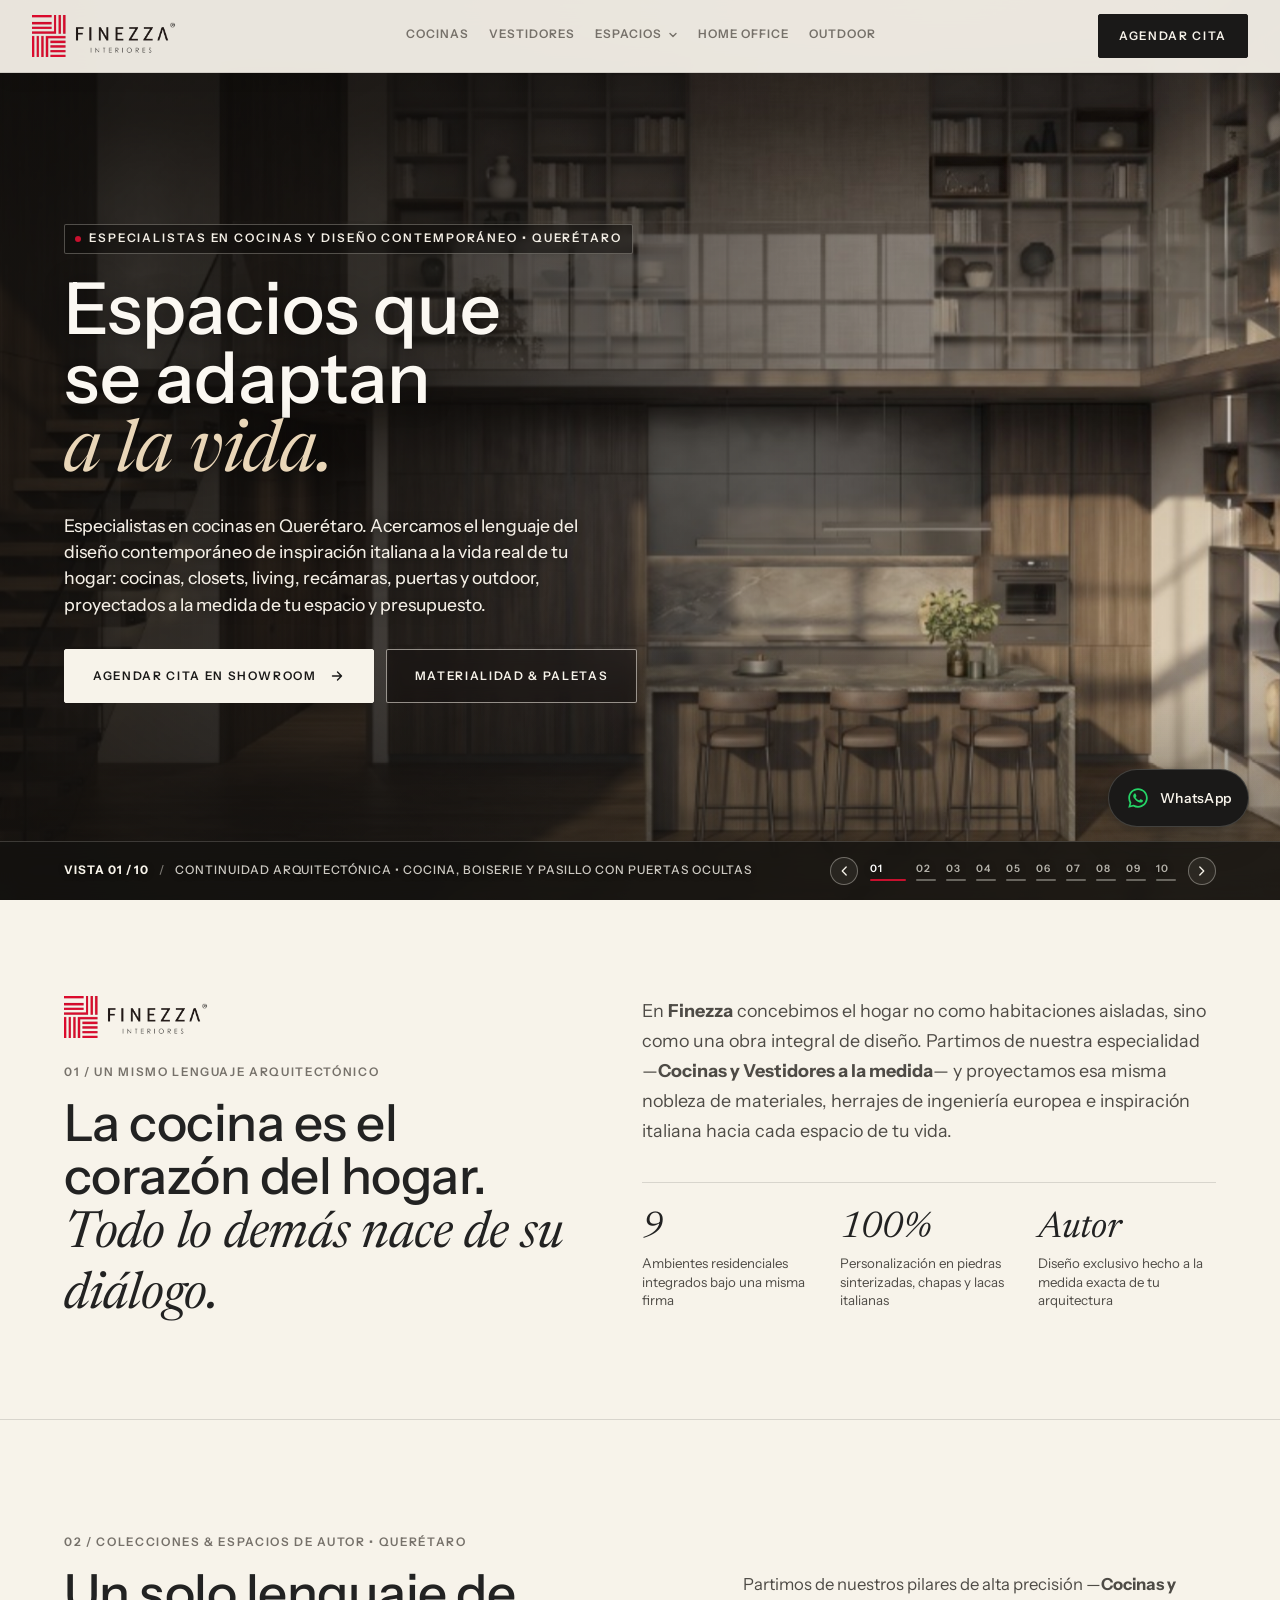
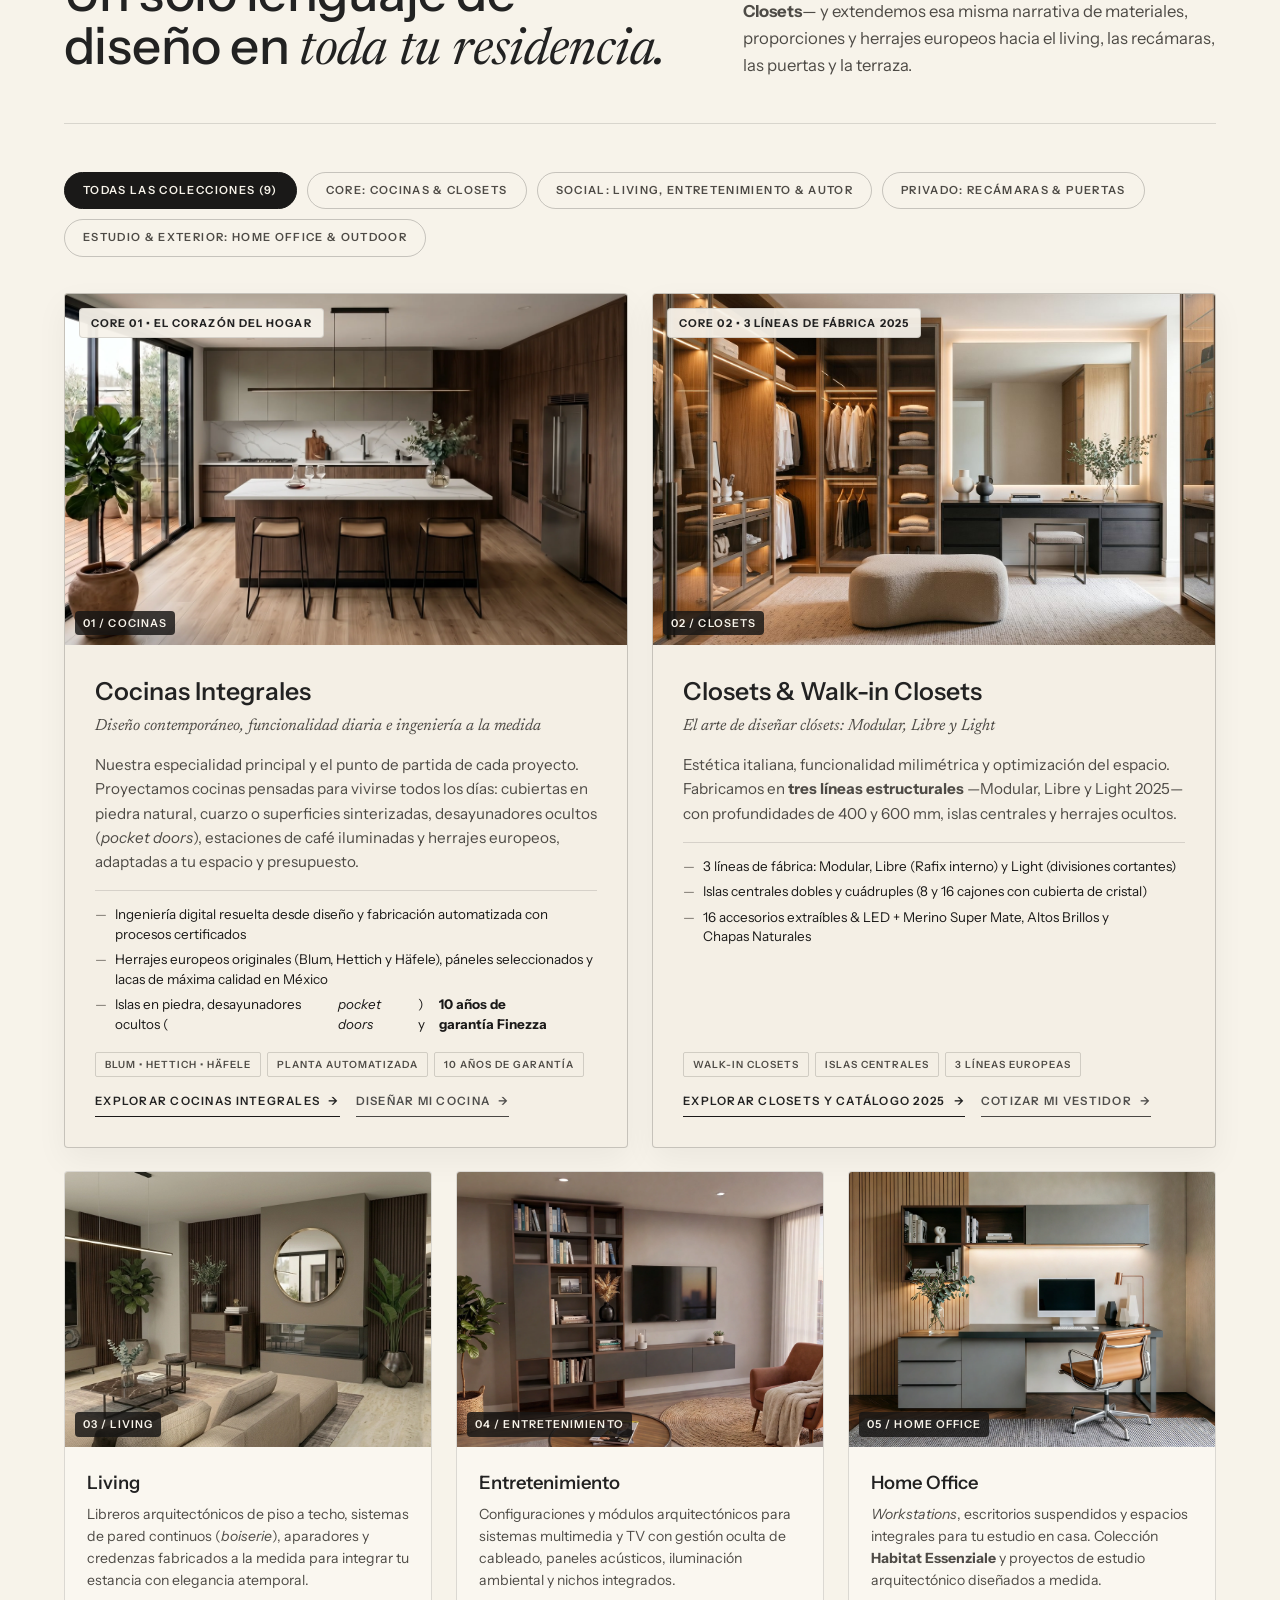
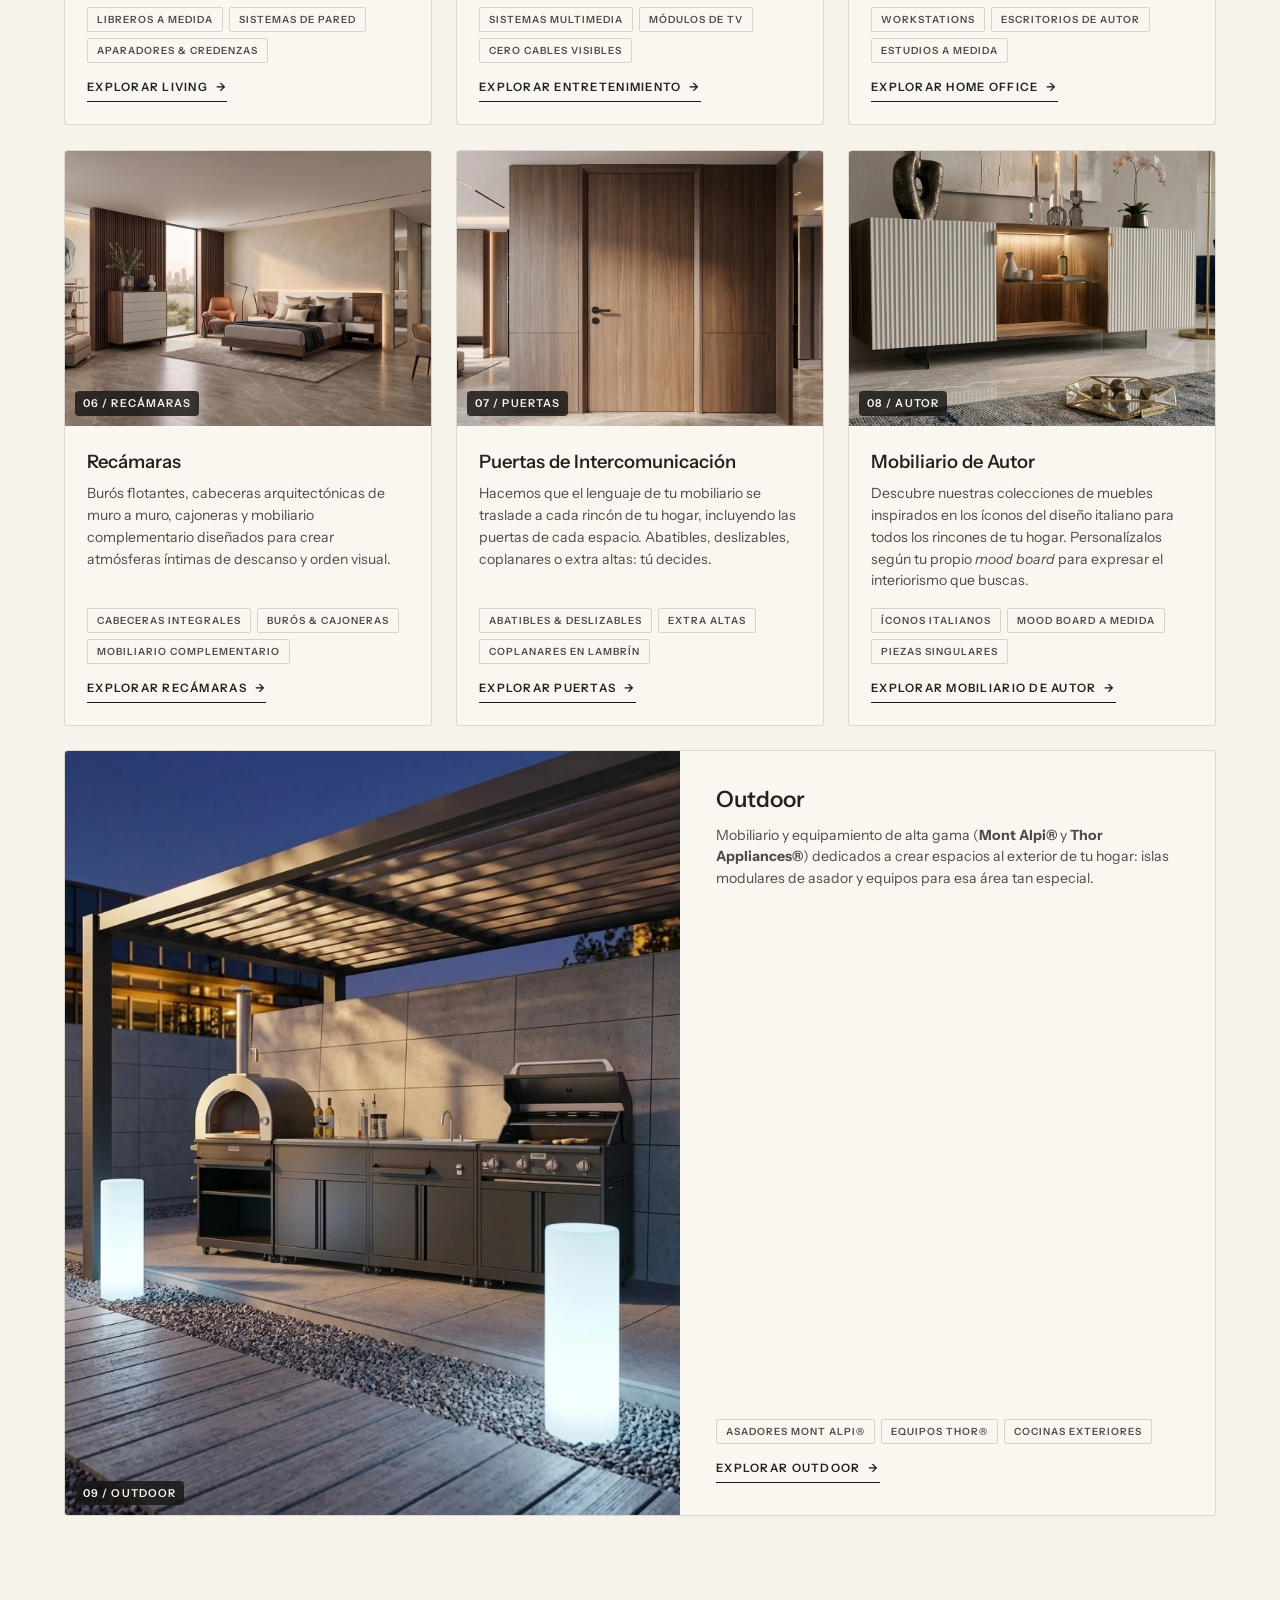
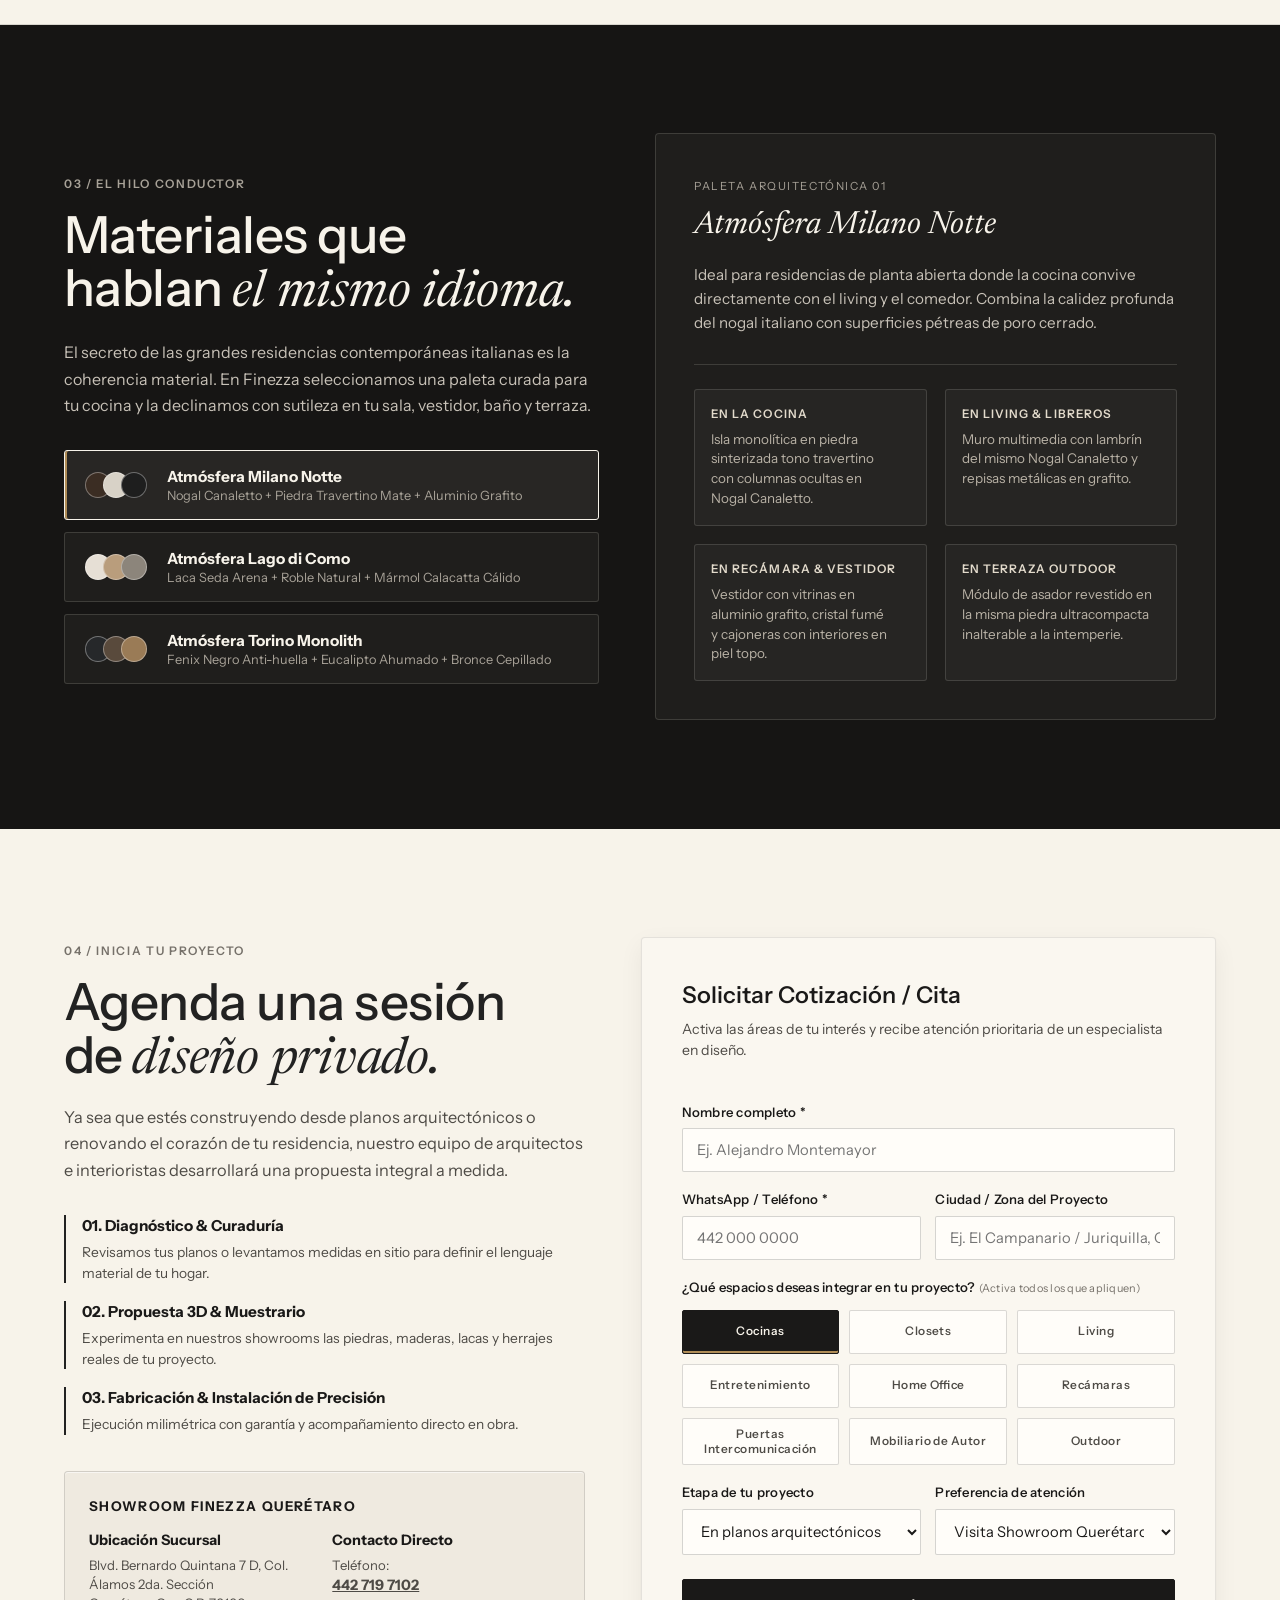
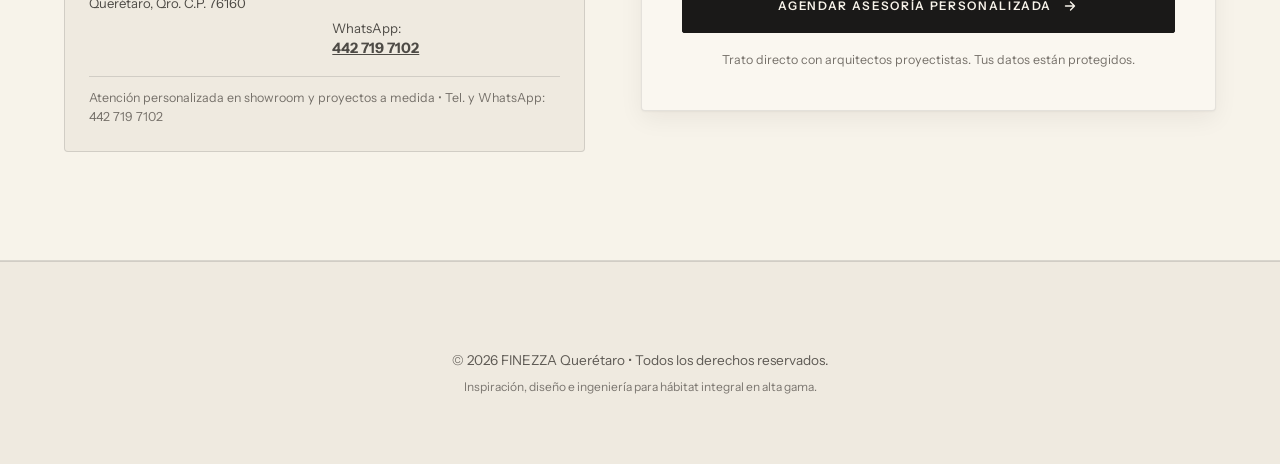
<file: index.html>
<!DOCTYPE html>
<html lang="es">
<head>
  <meta charset="UTF-8">
  <meta name="viewport" content="width=device-width, initial-scale=1.0">
  <title>Cocinas Integrales y Muebles a la Medida en Querétaro | FINEZZA</title>
  <meta name="description" content="Especialistas en cocinas integrales en Querétaro. Vestidores, living, recámaras y muebles a la medida con diseño contemporáneo de inspiración italiana. Agenda tu cita.">
  <!-- SEO -->
  <link rel="canonical" href="https://finezzainteriores.com/">
  <meta name="robots" content="noindex, nofollow">
  <meta name="theme-color" content="#1A1918">
  <meta property="og:type" content="website">
  <meta property="og:locale" content="es_MX">
  <meta property="og:site_name" content="FINEZZA Querétaro">
  <meta property="og:title" content="Cocinas Integrales y Muebles a la Medida en Querétaro | FINEZZA">
  <meta property="og:description" content="Especialistas en cocinas integrales en Querétaro. Vestidores, living, recámaras y muebles a la medida con diseño contemporáneo de inspiración italiana. Agenda tu cita.">
  <meta property="og:url" content="https://finezzainteriores.com/">
  <meta property="og:image" content="https://finezzainteriores.com/assets/portada-finezza.jpg">
  <meta name="twitter:card" content="summary_large_image">
  <meta name="twitter:title" content="Cocinas Integrales y Muebles a la Medida en Querétaro | FINEZZA">
  <meta name="twitter:description" content="Especialistas en cocinas integrales en Querétaro. Vestidores, living, recámaras y muebles a la medida con diseño contemporáneo de inspiración italiana. Agenda tu cita.">
  <meta name="twitter:image" content="https://finezzainteriores.com/assets/portada-finezza.jpg">
  <script type="application/ld+json" data-seo="finezza">
  {
    "@context": "https://schema.org",
    "@graph": [
      {
        "@type": "HomeAndConstructionBusiness",
        "@id": "https://finezzainteriores.com/#negocio",
        "name": "FINEZZA Querétaro",
        "description": "Especialistas en cocinas integrales. Vestidores, home office y mobiliario a la medida con diseño contemporáneo de inspiración italiana en Querétaro.",
        "url": "https://finezzainteriores.com/",
        "logo": "https://finezzainteriores.com/assets/logo-finezza-interiores.png",
        "image": "https://finezzainteriores.com/assets/portada-finezza.jpg",
        "telephone": "+52 442 719 7102",
        "address": {
          "@type": "PostalAddress",
          "streetAddress": "Blvd. Bernardo Quintana 7 D, Col. Álamos 2da. Sección",
          "addressLocality": "Querétaro",
          "addressRegion": "Qro.",
          "postalCode": "76160",
          "addressCountry": "MX"
        },
        "areaServed": {
          "@type": "City",
          "name": "Querétaro"
        }
      },
      {
        "@type": "WebSite",
        "@id": "https://finezzainteriores.com/#sitio",
        "url": "https://finezzainteriores.com/",
        "name": "FINEZZA Querétaro",
        "inLanguage": "es-MX",
        "publisher": {
          "@id": "https://finezzainteriores.com/#negocio"
        }
      }
    ]
  }
  </script>
  
  <!-- Favicon e Imágenes Principales Pre-cargadas -->
  <link rel="icon" type="image/png" href="assets/favicon-finezza.png">
  <link rel="preload" as="image" href="assets/portada-finezza.jpg" fetchpriority="high">
  <link rel="preload" as="image" href="assets/logo-finezza-interiores.png" fetchpriority="high">

  <!-- Fuentes especificadas en el Hero y Editorial -->
  <link rel="preconnect" href="https://fonts.googleapis.com">
  <link rel="preconnect" href="https://fonts.gstatic.com" crossorigin>
  <link rel="stylesheet" href="https://fonts.googleapis.com/css2?family=Instrument+Sans:ital,wdth,wght@0,75..100,400..700&display=swap">
  <link rel="stylesheet" href="https://fonts.googleapis.com/css2?family=Newsreader:ital,opsz,wght@0,6..72,300..500;1,6..72,300..400&display=swap">
  
  <link rel="stylesheet" href="styles.css?v=20261124">
</head>
<body>

  <!-- ==========================================================================
       SECCIÓN HERO (Secuencia Cinematográfica de Portada Finezza & Logotipo Oficial)
       ========================================================================== -->
  <section class="hero" id="inicio" aria-label="Bienvenida Finezza — Recorrido Arquitectónico">
    <!-- Escenario multicapa con las 10 perspectivas y detalles del proyecto en orden aleatorio -->
    <div class="hero-stage" id="heroStage" aria-live="off">
      <div class="hero-slide is-active" data-motion="zoom-in" data-type="wide" data-label="PERSPECTIVA INTEGRAL &bull; COCINA EN ISLA DE MÁRMOL, LIBRERO DOBLE ALTURA &amp; LIVING">
        <img 
          class="hero-cover" 
          src="assets/portada-finezza.jpg" 
          alt="Cocina integral en nogal e isla monolítica de mármol integrada con librero de doble altura y living"
          width="1024"
          height="571"
          fetchpriority="high"
          decoding="async">
      </div>
      <div class="hero-slide" data-motion="pan-right" data-type="detail" data-label="DETALLE DE AUTOR &bull; CORTE A 45° EN ISLA MONOLÍTICA DE PIEDRA NATURAL">
        <img 
          class="hero-cover" 
          src="assets/portada-detalle-marmol-isla.jpg" 
          alt="Detalle macro de la isla de cocina en mármol natural con veta continua y bancos de piel"
          width="1024"
          height="571"
          loading="eager"
          decoding="async">
      </div>
      <div class="hero-slide" data-motion="pan-left" data-type="wide" data-label="GRAN APERTURA &bull; CONEXIÓN INTERIOR–EXTERIOR, TERRAZA &amp; CAMPO DE GOLF">
        <img 
          class="hero-cover" 
          src="assets/portada-03-arquitectura-terraza.jpg" 
          alt="Gran apertura arquitectónica que conecta escalera, cocina, estancia de doble altura y terraza exterior"
          width="1024"
          height="571"
          loading="eager"
          decoding="async">
      </div>
      <div class="hero-slide" data-motion="zoom-out" data-type="detail" data-label="ATMÓSFERA ÍNTIMA &bull; VITRINAS EN CRISTAL FUMÉ, CHIMENEA &amp; LUZ NATURAL">
        <img 
          class="hero-cover" 
          src="assets/portada-chimenea-vitrinas-living.jpg" 
          alt="Vista desde el living hacia la chimenea integrada y vitrinas iluminadas con luz natural"
          width="1024"
          height="571"
          loading="lazy"
          decoding="async">
      </div>
      <div class="hero-slide" data-motion="pan-down" data-type="wide" data-label="CONTINUIDAD ARQUITECTÓNICA &bull; COCINA, BOISERIE Y PASILLO CON PUERTAS OCULTAS">
        <img 
          class="hero-cover" 
          src="assets/portada-06-cocina-boiserie.jpg" 
          alt="Elevación arquitectónica de cocina en nogal, lambrines continuos de muro a muro y pasillo con puertas coplanares ocultas"
          width="1024"
          height="571"
          loading="lazy"
          decoding="async">
      </div>
      <div class="hero-slide" data-motion="zoom-in" data-type="detail" data-label="ACABADOS SENSORIALES &bull; TEXTURAS PÉTREAS, SALA DE ESTAR Y HOGAR ENCENDIDO">
        <img 
          class="hero-cover" 
          src="assets/portada-detalle-mesa-chimenea.jpg" 
          alt="Primer plano de mesa en piedra natural con chimenea encendida y cocina Finezza al fondo"
          width="1024"
          height="571"
          loading="lazy"
          decoding="async">
      </div>
      <div class="hero-slide" data-motion="pan-right" data-type="wide" data-label="CORAZÓN DEL HOGAR &bull; COCINA EN NOGAL, CAVA ILUMINADA &amp; COMEDOR">
        <img 
          class="hero-cover" 
          src="assets/portada-04-cocina-comedor.jpg" 
          alt="Cocina de autor Finezza con isla desayunador, cava iluminada en nicho de nogal, comedor y escalera suspendida"
          width="1024"
          height="571"
          loading="lazy"
          decoding="async">
      </div>
      <div class="hero-slide" data-motion="pan-up" data-type="wide" data-label="SIMETRÍA ITALIANA &bull; ESTANCIA DE DOBLE ALTURA, VENTANAL RETICULAR &amp; COCINA">
        <img 
          class="hero-cover" 
          src="assets/portada-panoramica-invertida.jpg" 
          alt="Vista simétrica de la estancia de doble altura, librero monumental y cocina abierta"
          width="1024"
          height="571"
          loading="lazy"
          decoding="async">
      </div>
      <div class="hero-slide" data-motion="pan-down" data-type="wide" data-label="DOBLE ALTURA &bull; VISTA DESDE MEZZANINE HACIA ISLA MONOLÍTICA Y LIBRERO">
        <img 
          class="hero-cover" 
          src="assets/portada-05-doble-altura.jpg" 
          alt="Vista desde el mezzanine superior hacia la isla de cocina en piedra natural, librero monumental con chimenea y ventanal"
          width="1024"
          height="571"
          loading="lazy"
          decoding="async">
      </div>
      <div class="hero-slide" data-motion="zoom-out" data-type="wide" data-label="LUZ DE ATARDECER &bull; DIÁLOGO CÁLIDO ENTRE EBANISTERÍA ITALIANA Y ESTANCIA">
        <img 
          class="hero-cover" 
          src="assets/portada-02-estancia.jpg" 
          alt="Atmósfera cálida de atardecer sobre la cocina de autor, librero iluminado y sala residencial"
          width="1024"
          height="571"
          loading="lazy"
          decoding="async">
      </div>
    </div>

   <!-- Header superior dentro del Hero (Logotipo Oficial Finezza y las 9 Categorías) -->
    <header class="hero-header">
      <a href="#inicio" class="section-brand" aria-label="FINEZZA Interiores &mdash; Inicio">
        <img
          src="assets/logo-finezza-interiores.png"
          alt="FINEZZA Interiores &mdash; Especialistas en cocinas"
          class="brand-logo"
          width="240"
          height="67">
      </a>

      <nav class="section-nav" aria-label="Secciones de Finezza">
        <a href="cocinas.html">Cocinas</a>
        <a href="vestidores.html">Vestidores</a>
        <div class="nav-drop">
          <button type="button" class="nav-drop-btn" aria-expanded="false" aria-haspopup="true">Espacios<svg width="10" height="10" viewBox="0 0 10 10" aria-hidden="true"><path d="M2 3.5L5 6.5L8 3.5" fill="none" stroke="currentColor" stroke-width="1.4" stroke-linecap="round" stroke-linejoin="round"/></svg></button>
          <div class="nav-drop-menu">
          <a href="living.html">Living</a>
          <a href="entretenimiento.html">Entretenimiento</a>
          <a href="recamaras.html">Rec&aacute;maras</a>
          <a href="puertas.html">Puertas</a>
          <a href="mobiliario-autor.html">Mobiliario de Autor</a>
          <a href="espacios-residenciales.html" class="nav-drop-all">Todos los espacios</a>
          </div>
        </div>
        <a href="home-office.html">Home Office</a>
        <a href="outdoor.html">Outdoor</a>
      </nav>

      <div class="header-actions">
        <a href="#cotizar" class="header-cta-link">Agendar Cita</a>
        <button type="button" class="mobile-menu-btn" id="mobileMenuBtn" aria-label="Abrir men&uacute; de navegaci&oacute;n" aria-expanded="false" aria-controls="mobileMenuDrawer">
          <span></span>
          <span></span>
          <span></span>
        </button>
      </div>

      <nav class="mobile-menu-drawer" id="mobileMenuDrawer" aria-label="Men&uacute; m&oacute;vil Finezza" hidden>
        <div class="mobile-menu-inner">
          <span class="mobile-menu-label">Especialidad</span>
          <div class="mobile-menu-core">
            <a href="cocinas.html">Cocinas</a>
            <a href="vestidores.html">Vestidores y Closets</a>
          </div>
          <span class="mobile-menu-label">Espacios</span>
          <div class="mobile-menu-grid">
            <a href="living.html">Living</a>
            <a href="entretenimiento.html">Entretenimiento</a>
            <a href="recamaras.html">Rec&aacute;maras</a>
            <a href="puertas.html">Puertas</a>
            <a href="mobiliario-autor.html">Mobiliario de Autor</a>
            <a href="home-office.html">Home Office</a>
            <a href="outdoor.html">Outdoor</a>
            <a href="espacios-residenciales.html">Todos los espacios</a>
          </div>
          <a href="#cotizar" class="mobile-menu-cta">Agendar Cita en Showroom &rarr;</a>
        </div>
      </nav>
    </header>

    <!-- Composición: bloque editorial alineado a la izquierda, tercio izquierdo, max 600px -->
    <div class="hero-editorial">
      <div class="hero-tag reveal-item" style="--delay: 0.05s;">
        <span class="tag-dot"></span>
        <span id="heroEyebrow">ESPECIALISTAS EN COCINAS Y DISE&Ntilde;O CONTEMPOR&Aacute;NEO &bull; QUER&Eacute;TARO</span>
      </div>

      <h1 class="section-title reveal-item" style="--delay: 0.16s;" id="heroTitle">
        Espacios que se adaptan<br>
        <em>a la vida.</em>
      </h1>

      <p class="section-copy reveal-item" style="--delay: 0.28s;" id="heroCopy">
        Especialistas en cocinas en Quer&eacute;taro. Acercamos el lenguaje del dise&ntilde;o contempor&aacute;neo de inspiraci&oacute;n italiana a la vida real de tu hogar: cocinas, closets, living, rec&aacute;maras, puertas y outdoor, proyectados a la medida de tu espacio y presupuesto.
      </p>

      <div class="hero-actions reveal-item" style="--delay: 0.40s;">
        <a href="#cotizar" class="hero-btn" id="heroBtn">
          <span id="heroBtnText">Agendar Cita en Showroom</span>
          <svg width="16" height="16" viewBox="0 0 16 16" fill="none" aria-hidden="true">
            <path d="M3.5 8H12.5M12.5 8L8.5 4M12.5 8L8.5 12" stroke="currentColor" stroke-width="1.4" stroke-linecap="round" stroke-linejoin="round"/>
          </svg>
        </a>
        <a href="#materialidad" class="hero-btn-secondary">Materialidad &amp; Paletas</a>
      </div>
    </div>

    <!-- Pie del Hero: Navegador Cinematográfico de las 10 Vistas del Proyecto (Orden Aleatorio) -->
    <footer class="hero-footer reveal-item" style="--delay: 0.52s;">
      <div class="hero-footer-left">
        <span class="scene-counter" id="heroFooterCode">VISTA 01 / 10</span>
        <span class="footer-divider">/</span>
        <span class="scene-caption" id="heroFooterLabel">PERSPECTIVA INTEGRAL &bull; COCINA EN ISLA DE MÁRMOL, LIBRERO DOBLE ALTURA &amp; LIVING</span>
      </div>

      <div class="hero-scene-controls" aria-label="Selector de vistas del proyecto en portada">
        <button type="button" class="scene-arrow" id="prevSceneBtn" aria-label="Vista anterior del proyecto" title="Vista anterior">
          <svg width="14" height="14" viewBox="0 0 16 16" fill="none" aria-hidden="true">
            <path d="M10.5 3.5L6 8L10.5 12.5" stroke="currentColor" stroke-width="1.5" stroke-linecap="round" stroke-linejoin="round"/>
          </svg>
        </button>

        <div class="scene-dots" role="tablist" aria-label="Vistas del proyecto">
          <button type="button" class="scene-dot is-active" data-scene="0" role="tab" aria-selected="true" title="Vista 01">
            <span class="scene-dot-num">01</span>
            <span class="scene-dot-bar"><span class="scene-dot-fill"></span></span>
          </button>
          <button type="button" class="scene-dot" data-scene="1" role="tab" aria-selected="false" title="Vista 02">
            <span class="scene-dot-num">02</span>
            <span class="scene-dot-bar"><span class="scene-dot-fill"></span></span>
          </button>
          <button type="button" class="scene-dot" data-scene="2" role="tab" aria-selected="false" title="Vista 03">
            <span class="scene-dot-num">03</span>
            <span class="scene-dot-bar"><span class="scene-dot-fill"></span></span>
          </button>
          <button type="button" class="scene-dot" data-scene="3" role="tab" aria-selected="false" title="Vista 04">
            <span class="scene-dot-num">04</span>
            <span class="scene-dot-bar"><span class="scene-dot-fill"></span></span>
          </button>
          <button type="button" class="scene-dot" data-scene="4" role="tab" aria-selected="false" title="Vista 05">
            <span class="scene-dot-num">05</span>
            <span class="scene-dot-bar"><span class="scene-dot-fill"></span></span>
          </button>
          <button type="button" class="scene-dot" data-scene="5" role="tab" aria-selected="false" title="Vista 06">
            <span class="scene-dot-num">06</span>
            <span class="scene-dot-bar"><span class="scene-dot-fill"></span></span>
          </button>
          <button type="button" class="scene-dot" data-scene="6" role="tab" aria-selected="false" title="Vista 07">
            <span class="scene-dot-num">07</span>
            <span class="scene-dot-bar"><span class="scene-dot-fill"></span></span>
          </button>
          <button type="button" class="scene-dot" data-scene="7" role="tab" aria-selected="false" title="Vista 08">
            <span class="scene-dot-num">08</span>
            <span class="scene-dot-bar"><span class="scene-dot-fill"></span></span>
          </button>
          <button type="button" class="scene-dot" data-scene="8" role="tab" aria-selected="false" title="Vista 09">
            <span class="scene-dot-num">09</span>
            <span class="scene-dot-bar"><span class="scene-dot-fill"></span></span>
          </button>
          <button type="button" class="scene-dot" data-scene="9" role="tab" aria-selected="false" title="Vista 10">
            <span class="scene-dot-num">10</span>
            <span class="scene-dot-bar"><span class="scene-dot-fill"></span></span>
          </button>
        </div>

        <button type="button" class="scene-arrow" id="nextSceneBtn" aria-label="Siguiente vista del proyecto" title="Siguiente vista">
          <svg width="14" height="14" viewBox="0 0 16 16" fill="none" aria-hidden="true">
            <path d="M5.5 3.5L10 8L5.5 12.5" stroke="currentColor" stroke-width="1.5" stroke-linecap="round" stroke-linejoin="round"/>
          </svg>
        </button>
      </div>
    </footer>
  </section>

  <!-- ==========================================================================
       CINTILLO DE POSICIONAMIENTO / MANIFIESTO RÁPIDO PARA CAMPAÑAS
       ========================================================================== -->
  <section class="manifesto-strip" id="filosofia">
    <div class="container">
      <div class="manifesto-grid">
        <div class="manifesto-lead">
          <img 
            src="assets/logo-finezza-interiores.png" 
            alt="FINEZZA Querétaro — Diseño Moderno Italiano &amp; Mobiliario Integral" 
            class="manifesto-brand-logo"
            width="180"
            height="50"
            loading="lazy">
          <span class="eyebrow">01 / UN MISMO LENGUAJE ARQUITECTÓNICO</span>
          <h2 class="editorial-h2">
            La cocina es el corazón del hogar.<br>
            <em>Todo lo demás nace de su diálogo.</em>
          </h2>
        </div>
        <div class="manifesto-body">
          <p>
            En <strong>Finezza</strong> concebimos el hogar no como habitaciones aisladas, sino como una obra integral de dise&ntilde;o. Partimos de nuestra especialidad &mdash;<strong>Cocinas y Vestidores a la medida</strong>&mdash; y proyectamos esa misma nobleza de materiales, herrajes de ingenier&iacute;a europea e inspiraci&oacute;n italiana hacia cada espacio de tu vida.
          </p>
          <div class="manifesto-stats">
            <div class="stat-item">
              <span class="stat-num">9</span>
              <span class="stat-desc">Ambientes residenciales integrados bajo una misma firma</span>
            </div>
            <div class="stat-item">
              <span class="stat-num">100%</span>
              <span class="stat-desc">Personalización en piedras sinterizadas, chapas y lacas italianas</span>
            </div>
            <div class="stat-item">
              <span class="stat-num">Autor</span>
              <span class="stat-desc">Diseño exclusivo hecho a la medida exacta de tu arquitectura</span>
            </div>
          </div>
        </div>
      </div>
    </div>
  </section>

  <!-- ==========================================================================
       ECOSISTEMA INTEGRAL FINEZZA (LAS 9 COLECCIONES CON COCINAS Y CLOSETS DESTACADOS)
       ========================================================================== -->
  <section class="ecosystem-section" id="colecciones">
    <div class="container">
      <div class="section-header-row">
        <div>
          <span class="eyebrow">02 / COLECCIONES &amp; ESPACIOS DE AUTOR &bull; QUER&Eacute;TARO</span>
          <h2 class="editorial-h2">Un solo lenguaje de dise&ntilde;o en <em>toda tu residencia.</em></h2>
        </div>
        <p class="section-intro-copy">
          Partimos de nuestros pilares de alta precisi&oacute;n &mdash;<strong>Cocinas y Closets</strong>&mdash; y extendemos esa misma narrativa de materiales, proporciones y herrajes europeos hacia el living, las rec&aacute;maras, las puertas y la terraza.
        </p>
      </div>

      <!-- Filtros interactivos de las 9 colecciones -->
      <div class="ecosystem-tabs" role="tablist" aria-label="Filtrar colecciones y espacios Finezza">
        <button class="eco-tab active" role="tab" aria-selected="true" data-filter="all">Todas las Colecciones (9)</button>
        <button class="eco-tab" role="tab" aria-selected="false" data-filter="core">Core: Cocinas &amp; Closets</button>
        <button class="eco-tab" role="tab" aria-selected="false" data-filter="social">Social: Living, Entretenimiento &amp; Autor</button>
        <button class="eco-tab" role="tab" aria-selected="false" data-filter="privado">Privado: Rec&aacute;maras &amp; Puertas</button>
        <button class="eco-tab" role="tab" aria-selected="false" data-filter="funcional">Estudio &amp; Exterior: Home Office &amp; Outdoor</button>
      </div>

      <div class="ecosystem-grid" id="ecosystemGrid">

        <!-- 01. Cocinas (DESTACADA CORE) -->
        <article class="eco-card eco-card--featured" data-category="core">
          <a href="cocinas.html" class="eco-img-wrap" style="display:block;">
            <img src="Fotos_Cocinas/portada_cocinas_2.webp" alt="Cocina integral contempor&aacute;nea Finezza en nogal con isla en piedra veteada, alacenas mate sin jaladera y torre de hornos integrada" width="2752" height="1536" loading="lazy">
            <span class="eco-core-pill">CORE 01 &bull; EL CORAZ&Oacute;N DEL HOGAR</span>
            <span class="eco-num">01 / COCINAS</span>
          </a>
          <div class="eco-body">
            <div class="eco-featured-head">
              <h3>Cocinas Integrales</h3>
              <span class="eco-featured-sub">Dise&ntilde;o contempor&aacute;neo, funcionalidad diaria e ingenier&iacute;a a la medida</span>
            </div>
            <p>Nuestra especialidad principal y el punto de partida de cada proyecto. Proyectamos cocinas pensadas para vivirse todos los d&iacute;as: cubiertas en piedra natural, cuarzo o superficies sinterizadas, desayunadores ocultos (<em>pocket doors</em>), estaciones de caf&eacute; iluminadas y herrajes europeos, adaptadas a tu espacio y presupuesto.</p>
            <ul class="eco-featured-list">
              <li>Ingenier&iacute;a digital resuelta desde dise&ntilde;o y fabricaci&oacute;n automatizada con procesos certificados</li>
              <li>Herrajes europeos originales (Blum, Hettich y H&auml;fele), p&aacute;neles seleccionados y lacas de m&aacute;xima calidad en M&eacute;xico</li>
              <li>Islas en piedra, desayunadores ocultos (<em>pocket doors</em>) y <strong>10 a&ntilde;os de garant&iacute;a Finezza</strong></li>
            </ul>
            <div class="eco-tags">
              <span>Blum &bull; Hettich &bull; H&auml;fele</span>
              <span>Planta Automatizada</span>
              <span>10 A&ntilde;os de Garant&iacute;a</span>
            </div>
            <div class="eco-card-actions">
              <a href="cocinas.html" class="link-arrow">Explorar Cocinas Integrales <span>&rarr;</span></a>
              <a href="#cotizar" class="link-arrow link-arrow--subtle" data-space="Cocinas">Dise&ntilde;ar mi cocina <span>&rarr;</span></a>
            </div>
          </div>
        </article>

        <!-- 02. Closets & Vestidores (DESTACADA CORE) -->
        <article class="eco-card eco-card--featured" data-category="core">
          <a href="vestidores.html" class="eco-img-wrap" style="display:block;">
            <img src="assets/portada-vestidores-finezza.jpg" alt="Closets, Vestidores y Walk-in Closets Finezza con vitrinas iluminadas e isla central" loading="lazy">
            <span class="eco-core-pill">CORE 02 &bull; 3 L&Iacute;NEAS DE F&Aacute;BRICA 2025</span>
            <span class="eco-num">02 / CLOSETS</span>
          </a>
          <div class="eco-body">
            <div class="eco-featured-head">
              <h3>Closets &amp; Walk-in Closets</h3>
              <span class="eco-featured-sub">El arte de dise&ntilde;ar cl&oacute;sets: Modular, Libre y Light</span>
            </div>
            <p>Est&eacute;tica italiana, funcionalidad milim&eacute;trica y optimizaci&oacute;n del espacio. Fabricamos en <strong>tres l&iacute;neas estructurales</strong> &mdash;Modular, Libre y Light 2025&mdash; con profundidades de 400 y 600 mm, islas centrales y herrajes ocultos.</p>
            <ul class="eco-featured-list">
              <li>3 l&iacute;neas de f&aacute;brica: Modular, Libre (Rafix interno) y Light (divisiones cortantes)</li>
              <li>Islas centrales dobles y cu&aacute;druples (8 y 16 cajones con cubierta de cristal)</li>
              <li>16 accesorios extra&iacute;bles &amp; LED + Merino Super Mate, Altos Brillos y Chapas Naturales</li>
            </ul>
            <div class="eco-tags">
              <span>Walk-in Closets</span>
              <span>Islas Centrales</span>
              <span>3 L&iacute;neas Europeas</span>
            </div>
            <div class="eco-card-actions">
              <a href="vestidores.html" class="link-arrow">Explorar Closets y Cat&aacute;logo 2025 <span>&rarr;</span></a>
              <a href="#cotizar" class="link-arrow link-arrow--subtle" data-space="Closets y Vestidores">Cotizar mi vestidor <span>&rarr;</span></a>
            </div>
          </div>
        </article>

        <!-- 03. Living -->
        <article class="eco-card" data-category="social">
          <a href="living.html" class="eco-img-wrap" style="display:block;">
            <img src="assets/portada-living.webp" alt="Libreros, Sistemas de Pared, Aparadores y Credenzas para Living Finezza" loading="lazy">
            <span class="eco-num">03 / LIVING</span>
          </a>
          <div class="eco-body">
            <h3>Living</h3>
            <p>Libreros arquitect&oacute;nicos de piso a techo, sistemas de pared continuos (<em>boiserie</em>), aparadores y credenzas fabricados a la medida para integrar tu estancia con elegancia atemporal.</p>
            <div class="eco-tags">
              <span>Libreros a Medida</span>
              <span>Sistemas de Pared</span>
              <span>Aparadores &amp; Credenzas</span>
            </div>
            <div class="eco-card-actions">
              <a href="living.html" class="link-arrow">Explorar Living <span>&rarr;</span></a>
            </div>
          </div>
        </article>

        <!-- 04. Entretenimiento -->
        <article class="eco-card" data-category="social">
          <a href="entretenimiento.html" class="eco-img-wrap" style="display:block;">
            <img src="assets/portada-entretenimiento.webp" alt="Configuraciones y M&oacute;dulos para Sistemas Multimedia y TV" loading="lazy">
            <span class="eco-num">04 / ENTRETENIMIENTO</span>
          </a>
          <div class="eco-body">
            <h3>Entretenimiento</h3>
            <p>Configuraciones y m&oacute;dulos arquitect&oacute;nicos para sistemas multimedia y TV con gesti&oacute;n oculta de cableado, paneles ac&uacute;sticos, iluminaci&oacute;n ambiental y nichos integrados.</p>
            <div class="eco-tags">
              <span>Sistemas Multimedia</span>
              <span>M&oacute;dulos de TV</span>
              <span>Cero Cables Visibles</span>
            </div>
            <div class="eco-card-actions">
              <a href="entretenimiento.html" class="link-arrow">Explorar Entretenimiento <span>&rarr;</span></a>
            </div>
          </div>
        </article>

        <!-- 05. Home Office -->
        <article class="eco-card" data-category="funcional">
          <a href="home-office.html" class="eco-img-wrap" style="display:block;">
            <img src="assets/home-office/home-office-principal.webp" alt="Workstations, Escritorios y Espacios Integrales para Home Office" loading="lazy">
            <span class="eco-num">05 / HOME OFFICE</span>
          </a>
          <div class="eco-body">
            <h3>Home Office</h3>
            <p><em>Workstations</em>, escritorios suspendidos y espacios integrales para tu estudio en casa. Colecci&oacute;n <strong>Habitat Essenziale</strong> y proyectos de estudio arquitect&oacute;nico dise&ntilde;ados a medida.</p>
            <div class="eco-tags">
              <span>Workstations</span>
              <span>Escritorios de Autor</span>
              <span>Estudios a Medida</span>
            </div>
            <div class="eco-card-actions">
              <a href="home-office.html" class="link-arrow">Explorar Home Office <span>&rarr;</span></a>
            </div>
          </div>
        </article>

        <!-- 06. Recámaras -->
        <article class="eco-card" data-category="privado">
          <a href="recamaras.html" class="eco-img-wrap" style="display:block;">
            <img src="assets/portada-recamara.webp" alt="Bur&oacute;s, Cabeceras, Cajoneras y Mobiliario para Rec&aacute;maras" loading="lazy" style="object-position: center 45%;">
            <span class="eco-num">06 / REC&Aacute;MARAS</span>
          </a>
          <div class="eco-body">
            <h3>Rec&aacute;maras</h3>
            <p>Bur&oacute;s flotantes, cabeceras arquitect&oacute;nicas de muro a muro, cajoneras y mobiliario complementario dise&ntilde;ados para crear atm&oacute;sferas &iacute;ntimas de descanso y orden visual.</p>
            <div class="eco-tags">
              <span>Cabeceras Integrales</span>
              <span>Bur&oacute;s &amp; Cajoneras</span>
              <span>Mobiliario Complementario</span>
            </div>
            <div class="eco-card-actions">
              <a href="recamaras.html" class="link-arrow">Explorar Rec&aacute;maras <span>&rarr;</span></a>
            </div>
          </div>
        </article>

        <!-- 07. Puertas Intercomunicación -->
        <article class="eco-card" data-category="privado">
          <a href="puertas.html" class="eco-img-wrap" style="display:block;">
            <img src="assets/portada-puertas.webp" alt="Puertas de Intercomunicaci&oacute;n Abatibles, Deslizables y Extra Altas" loading="lazy" style="object-position: center 35%;">
            <span class="eco-num">07 / PUERTAS</span>
          </a>
          <div class="eco-body">
            <h3>Puertas de Intercomunicaci&oacute;n</h3>
            <p>Hacemos que el lenguaje de tu mobiliario se traslade a cada rinc&oacute;n de tu hogar, incluyendo las puertas de cada espacio. Abatibles, deslizables, coplanares o extra altas: t&uacute; decides.</p>
            <div class="eco-tags">
              <span>Abatibles &amp; Deslizables</span>
              <span>Extra Altas</span>
              <span>Coplanares en Lambr&iacute;n</span>
            </div>
            <div class="eco-card-actions">
              <a href="puertas.html" class="link-arrow">Explorar Puertas <span>&rarr;</span></a>
            </div>
          </div>
        </article>

        <!-- 08. Mobiliario de Autor -->
        <article class="eco-card" data-category="social">
          <a href="mobiliario-autor.html" class="eco-img-wrap" style="display:block;">
            <img src="assets/portada-mobiliario-autor.webp" alt="Colecciones de Mobiliario de Autor Inspiradas en el Dise&ntilde;o Italiano" loading="lazy">
            <span class="eco-num">08 / AUTOR</span>
          </a>
          <div class="eco-body">
            <h3>Mobiliario de Autor</h3>
            <p>Descubre nuestras colecciones de muebles inspirados en los &iacute;conos del dise&ntilde;o italiano para todos los rincones de tu hogar. Personal&iacute;zalos seg&uacute;n tu propio <em>mood board</em> para expresar el interiorismo que buscas.</p>
            <div class="eco-tags">
              <span>&Iacute;conos Italianos</span>
              <span>Mood Board a Medida</span>
              <span>Piezas Singulares</span>
            </div>
            <div class="eco-card-actions">
              <a href="mobiliario-autor.html" class="link-arrow">Explorar Mobiliario de Autor <span>&rarr;</span></a>
            </div>
          </div>
        </article>

        <!-- 09. Outdoor -->
        <article class="eco-card eco-card--wide" data-category="funcional">
          <a href="outdoor.html" class="eco-img-wrap" style="display:block;">
            <img src="assets/portada-outdoor-finezza.jpg" alt="Mobiliario y Equipos Outdoor de Alta Gama Mont Alpi y Thor" loading="lazy" style="object-position: center 58%;">
            <span class="eco-num">09 / OUTDOOR</span>
          </a>
          <div class="eco-body">
            <h3>Outdoor</h3>
            <p>Mobiliario y equipamiento de alta gama (<strong>Mont Alpi&reg;</strong> y <strong>Thor Appliances&reg;</strong>) dedicados a crear espacios al exterior de tu hogar: islas modulares de asador y equipos para esa &aacute;rea tan especial.</p>
            <div class="eco-tags">
              <span>Asadores Mont Alpi&reg;</span>
              <span>Equipos Thor&reg;</span>
              <span>Cocinas Exteriores</span>
            </div>
            <div class="eco-card-actions">
              <a href="outdoor.html" class="link-arrow">Explorar Outdoor <span>&rarr;</span></a>
            </div>
          </div>
        </article>

      </div>
    </div>
  </section>

  <!-- ==========================================================================
       EL HILO CONDUCTOR: MATERIALIDAD ITALIANA INTERACTIVA
       ========================================================================== -->
  <section class="materials-section" id="materialidad">
    <div class="container">
      <div class="materials-layout">
        <div class="materials-info">
          <span class="eyebrow">03 / EL HILO CONDUCTOR</span>
          <h2 class="editorial-h2">Materiales que hablan <em>el mismo idioma.</em></h2>
          <p class="materials-lead">
            El secreto de las grandes residencias contemporáneas italianas es la coherencia material. En Finezza seleccionamos una paleta curada para tu cocina y la declinamos con sutileza en tu sala, vestidor, baño y terraza.
          </p>

          <div class="palette-selector" role="tablist" aria-label="Paletas de diseño Finezza">
            <button class="palette-btn active" data-palette="milano" role="tab" aria-selected="true">
              <span class="swatch-group">
                <span class="swatch" style="background:#3b2d23;"></span>
                <span class="swatch" style="background:#d8d2c7;"></span>
                <span class="swatch" style="background:#1e1e1e;"></span>
              </span>
              <span class="palette-text">
                <strong>Atmósfera Milano Notte</strong>
                <small>Nogal Canaletto + Piedra Travertino Mate + Aluminio Grafito</small>
              </span>
            </button>

            <button class="palette-btn" data-palette="como" role="tab" aria-selected="false">
              <span class="swatch-group">
                <span class="swatch" style="background:#e6dfd5;"></span>
                <span class="swatch" style="background:#b99d7c;"></span>
                <span class="swatch" style="background:#8c857b;"></span>
              </span>
              <span class="palette-text">
                <strong>Atmósfera Lago di Como</strong>
                <small>Laca Seda Arena + Roble Natural + Mármol Calacatta Cálido</small>
              </span>
            </button>

            <button class="palette-btn" data-palette="torino" role="tab" aria-selected="false">
              <span class="swatch-group">
                <span class="swatch" style="background:#26282a;"></span>
                <span class="swatch" style="background:#594a3c;"></span>
                <span class="swatch" style="background:#9a7b56;"></span>
              </span>
              <span class="palette-text">
                <strong>Atmósfera Torino Monolith</strong>
                <small>Fenix Negro Anti-huella + Eucalipto Ahumado + Bronce Cepillado</small>
              </span>
            </button>
          </div>
        </div>

        <div class="materials-showcase" id="palettePreview">
          <div class="palette-card">
            <div class="palette-card-header">
              <span class="palette-tag" id="paletteCode">PALETA ARQUITECTÓNICA 01</span>
              <h3 id="paletteTitle">Atmósfera Milano Notte</h3>
            </div>
            <p id="paletteDesc">
              Ideal para residencias de planta abierta donde la cocina convive directamente con el living y el comedor. Combina la calidez profunda del nogal italiano con superficies pétreas de poro cerrado.
            </p>
            <div class="continuity-timeline">
              <div class="continuity-step">
                <span class="step-room">En la Cocina</span>
                <p id="stepKitchen">Isla monolítica en piedra sinterizada tono travertino con columnas ocultas en Nogal Canaletto.</p>
              </div>
              <div class="continuity-step">
                <span class="step-room">En Living &amp; Libreros</span>
                <p id="stepLiving">Muro multimedia con lambrín del mismo Nogal Canaletto y repisas metálicas en grafito.</p>
              </div>
              <div class="continuity-step">
                <span class="step-room">En Recámara &amp; Vestidor</span>
                <p id="stepBedroom">Vestidor con vitrinas en aluminio grafito, cristal fumé y cajoneras con interiores en piel topo.</p>
              </div>
              <div class="continuity-step">
                <span class="step-room">En Terraza Outdoor</span>
                <p id="stepOutdoor">Módulo de asador revestido en la misma piedra ultracompacta inalterable a la intemperie.</p>
              </div>
            </div>
          </div>
        </div>
      </div>
    </div>
  </section>

  <!-- ==========================================================================
       SECCIÓN DE CONVERSIÓN PARA CAMPAÑAS EN REDES (LEAD MAGNET + SHOWROOMS)
       ========================================================================== -->
  <section class="campaign-cta-section" id="cotizar">
    <div class="container">
      <div class="campaign-grid">
        
        <!-- Columna Izquierda: Propuesta de Valor & Showrooms -->
        <div class="campaign-copy">
          <span class="eyebrow">04 / INICIA TU PROYECTO</span>
          <h2 class="editorial-h2">Agenda una sesión de <em>diseño privado.</em></h2>
          <p>
            Ya sea que estés construyendo desde planos arquitectónicos o renovando el corazón de tu residencia, nuestro equipo de arquitectos e interioristas desarrollará una propuesta integral a medida.
          </p>

          <div class="process-steps">
            <div class="p-step">
              <strong>01. Diagnóstico &amp; Curaduría</strong>
              <span>Revisamos tus planos o levantamos medidas en sitio para definir el lenguaje material de tu hogar.</span>
            </div>
            <div class="p-step">
              <strong>02. Propuesta 3D &amp; Muestrario</strong>
              <span>Experimenta en nuestros showrooms las piedras, maderas, lacas y herrajes reales de tu proyecto.</span>
            </div>
            <div class="p-step">
              <strong>03. Fabricación &amp; Instalación de Precisión</strong>
              <span>Ejecución milimétrica con garantía y acompañamiento directo en obra.</span>
            </div>
          </div>

          <div class="showrooms-box">
            <h4>Showroom Finezza Querétaro</h4>
            <div class="showrooms-grid">
              <div class="showroom-item">
                <strong>Ubicación Sucursal</strong>
                <p>Blvd. Bernardo Quintana 7 D, Col. Álamos 2da. Sección<br>Querétaro, Qro. C.P. 76160</p>
              </div>
              <div class="showroom-item">
                <strong>Contacto Directo</strong>
                <p>
                  Tel&eacute;fono: <a href="tel:4427197102"><strong>442 719 7102</strong></a><br>
                  WhatsApp: <a href="https://wa.me/524427197102" target="_blank" rel="noopener"><strong>442 719 7102</strong></a>
                </p>
              </div>
            </div>
            <p class="showroom-hours">Atención personalizada en showroom y proyectos a medida &bull; Tel. y WhatsApp: 442 719 7102</p>
          </div>
        </div>

        <!-- Columna Derecha: Formulario interactivo limpio -->
        <div class="campaign-form-card">
          <form id="leadForm" class="lead-form">
            <div class="form-header">
              <h3>Solicitar Cotizaci&oacute;n / Cita</h3>
              <p>Activa las &aacute;reas de tu inter&eacute;s y recibe atenci&oacute;n prioritaria de un especialista en dise&ntilde;o.</p>
            </div>

            <div class="form-group">
              <label for="clientName">Nombre completo *</label>
              <input type="text" id="clientName" name="clientName" required placeholder="Ej. Alejandro Montemayor">
            </div>

            <div class="form-row">
              <div class="form-group">
                <label for="clientPhone">WhatsApp / Tel&eacute;fono *</label>
                <input type="tel" id="clientPhone" name="clientPhone" required placeholder="442 000 0000">
              </div>
              <div class="form-group">
                <label for="clientCity">Ciudad / Zona del Proyecto</label>
                <input type="text" id="clientCity" name="clientCity" placeholder="Ej. El Campanario / Juriquilla, Qro.">
              </div>
            </div>

            <div class="form-group">
              <label>&iquest;Qu&eacute; espacios deseas integrar en tu proyecto? <small>(Activa todos los que apliquen)</small></label>
              <div class="chips-grid" id="spacesChips">
                <label class="chip-checkbox">
                  <input type="checkbox" name="spaces" value="Cocinas" checked>
                  <span>Cocinas</span>
                </label>
                <label class="chip-checkbox">
                  <input type="checkbox" name="spaces" value="Closets y Vestidores">
                  <span>Closets</span>
                </label>
                <label class="chip-checkbox">
                  <input type="checkbox" name="spaces" value="Living">
                  <span>Living</span>
                </label>
                <label class="chip-checkbox">
                  <input type="checkbox" name="spaces" value="Entretenimiento">
                  <span>Entretenimiento</span>
                </label>
                <label class="chip-checkbox">
                  <input type="checkbox" name="spaces" value="Home Office">
                  <span>Home Office</span>
                </label>
                <label class="chip-checkbox">
                  <input type="checkbox" name="spaces" value="Rec&aacute;maras">
                  <span>Rec&aacute;maras</span>
                </label>
                <label class="chip-checkbox">
                  <input type="checkbox" name="spaces" value="Puertas de Intercomunicaci&oacute;n">
                  <span>Puertas Intercomunicaci&oacute;n</span>
                </label>
                <label class="chip-checkbox">
                  <input type="checkbox" name="spaces" value="Mobiliario de Autor">
                  <span>Mobiliario de Autor</span>
                </label>
                <label class="chip-checkbox">
                  <input type="checkbox" name="spaces" value="Outdoor">
                  <span>Outdoor</span>
                </label>
              </div>
            </div>

            <div class="form-row">
              <div class="form-group">
                <label for="projectStage">Etapa de tu proyecto</label>
                <select id="projectStage" name="projectStage">
                  <option value="En planos arquitect&oacute;nicos">En planos arquitect&oacute;nicos</option>
                  <option value="Obra gris / en construcci&oacute;n">Obra gris / en construcci&oacute;n</option>
                  <option value="Remodelaci&oacute;n residencial">Remodelaci&oacute;n residencial</option>
                  <option value="Soy Arquitecto / Interiorista">Soy Arquitecto / Desarrollador</option>
                </select>
              </div>
              <div class="form-group">
                <label for="preferredShowroom">Preferencia de atenci&oacute;n</label>
                <select id="preferredShowroom" name="preferredShowroom">
                  <option value="Showroom Quer&eacute;taro (Blvd. Bernardo Quintana 7 D)">Visita Showroom Quer&eacute;taro (Bernardo Quintana 7 D)</option>
                  <option value="Visita en Obra / Domicilio en Quer&eacute;taro">Cita en Obra / Domicilio (Quer&eacute;taro)</option>
                  <option value="Videollamada inicial">Videollamada de diagn&oacute;stico</option>
                </select>
              </div>
            </div>

            <button type="submit" class="submit-btn">
              <span>Agendar Asesor&iacute;a Personalizada</span>
              <svg width="16" height="16" viewBox="0 0 16 16" fill="none" aria-hidden="true">
                <path d="M3.5 8H12.5M12.5 8L8.5 4M12.5 8L8.5 12" stroke="currentColor" stroke-width="1.4" stroke-linecap="round" stroke-linejoin="round"/>
              </svg>
            </button>

            <p class="form-footnote" id="formFeedback" aria-live="polite">
              Trato directo con arquitectos proyectistas. Tus datos est&aacute;n protegidos.
            </p>
          </form>
        </div>

      </div>
    </div>
  </section>

  <!-- ==========================================================================
       PIE DE PÁGINA (FOOTER)
       ========================================================================== -->
  <footer class="subpage-return-strip" aria-label="Enlaces a redes y créditos">
    <div class="container" style="text-align: center; color: #5e5a54; font-size: 0.85rem; padding: 40px 0 20px;">
      <p>&copy; 2026 FINEZZA Quer&eacute;taro &bull; Todos los derechos reservados.</p>
      <p style="margin-top: 8px; font-size: 0.75rem; opacity: 0.8;">Inspiraci&oacute;n, dise&ntilde;o e ingenier&iacute;a para h&aacute;bitat integral en alta gama.</p>
    </div>
  </footer>

  <script src="script.js?v=20261124"></script>
  <a class="wa-float" href="https://wa.me/524427197102?text=Hola%20Finezza%20Quer%C3%A9taro%2C%20me%20gustar%C3%ADa%20informaci%C3%B3n%20para%20mi%20proyecto." target="_blank" rel="noopener" aria-label="Escríbenos por WhatsApp"><svg viewBox="0 0 32 32" aria-hidden="true" focusable="false"><path d="M16.04 3C8.86 3 3.03 8.82 3.03 16c0 2.29.6 4.53 1.74 6.5L3 29l6.68-1.75A12.95 12.95 0 0 0 16.04 29C23.2 29 29 23.18 29 16S23.2 3 16.04 3Zm0 23.62c-1.95 0-3.86-.52-5.53-1.52l-.4-.24-3.96 1.04 1.06-3.86-.26-.4A10.6 10.6 0 0 1 5.4 16c0-5.86 4.77-10.62 10.64-10.62 5.86 0 10.6 4.76 10.6 10.62 0 5.87-4.76 10.62-10.6 10.62Zm5.83-7.95c-.32-.16-1.88-.93-2.17-1.03-.3-.11-.5-.16-.72.16-.21.32-.82 1.03-1 1.24-.19.21-.37.24-.69.08-.32-.16-1.35-.5-2.56-1.58-.95-.85-1.59-1.89-1.77-2.21-.19-.32-.02-.5.14-.65.14-.14.32-.37.48-.56.16-.19.21-.32.32-.53.1-.21.05-.4-.03-.56-.08-.16-.72-1.73-.98-2.37-.26-.62-.52-.54-.72-.55h-.61c-.21 0-.56.08-.85.4-.3.32-1.12 1.09-1.12 2.66s1.14 3.09 1.3 3.3c.16.21 2.25 3.43 5.45 4.81.76.33 1.36.53 1.82.67.77.24 1.46.21 2.01.13.61-.09 1.88-.77 2.15-1.51.27-.74.27-1.38.19-1.51-.08-.13-.29-.21-.61-.37Z"/></svg><span class="wa-float-label">WhatsApp</span></a>
</body>
</html>
</file>
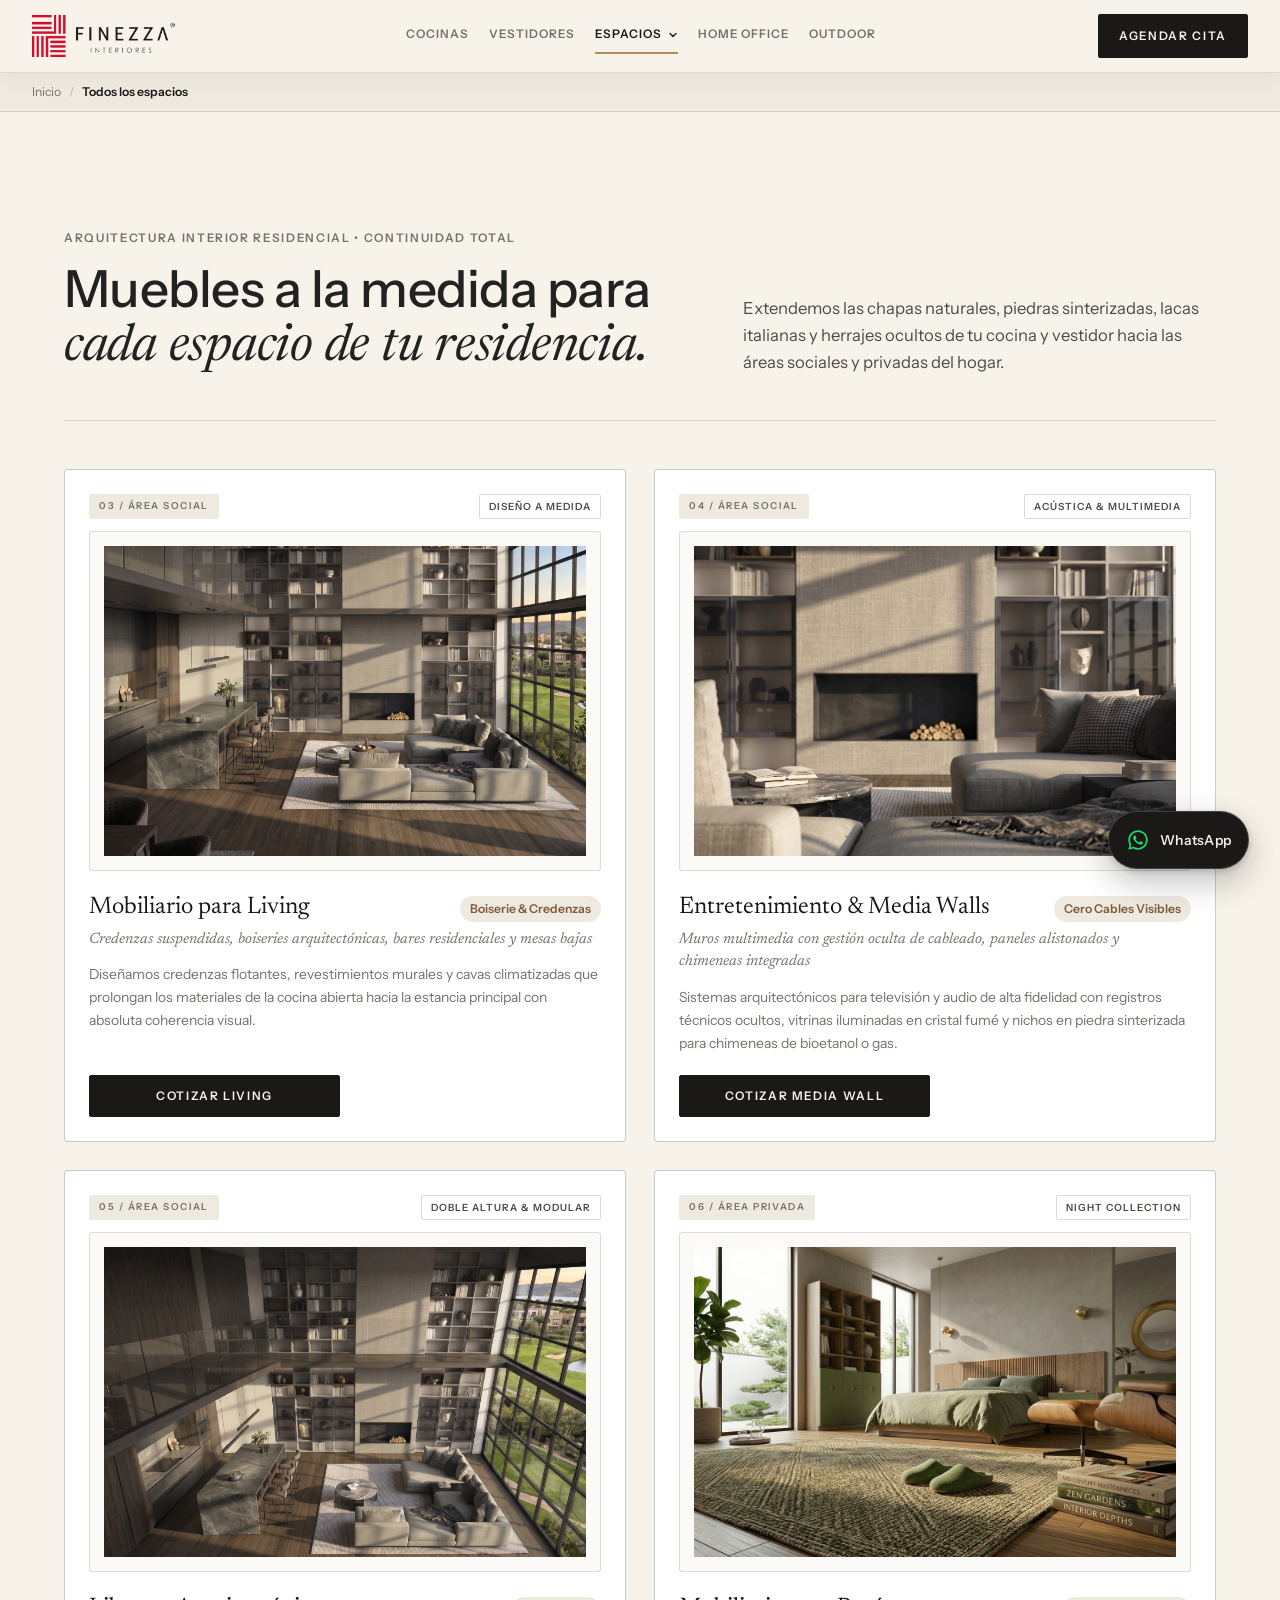
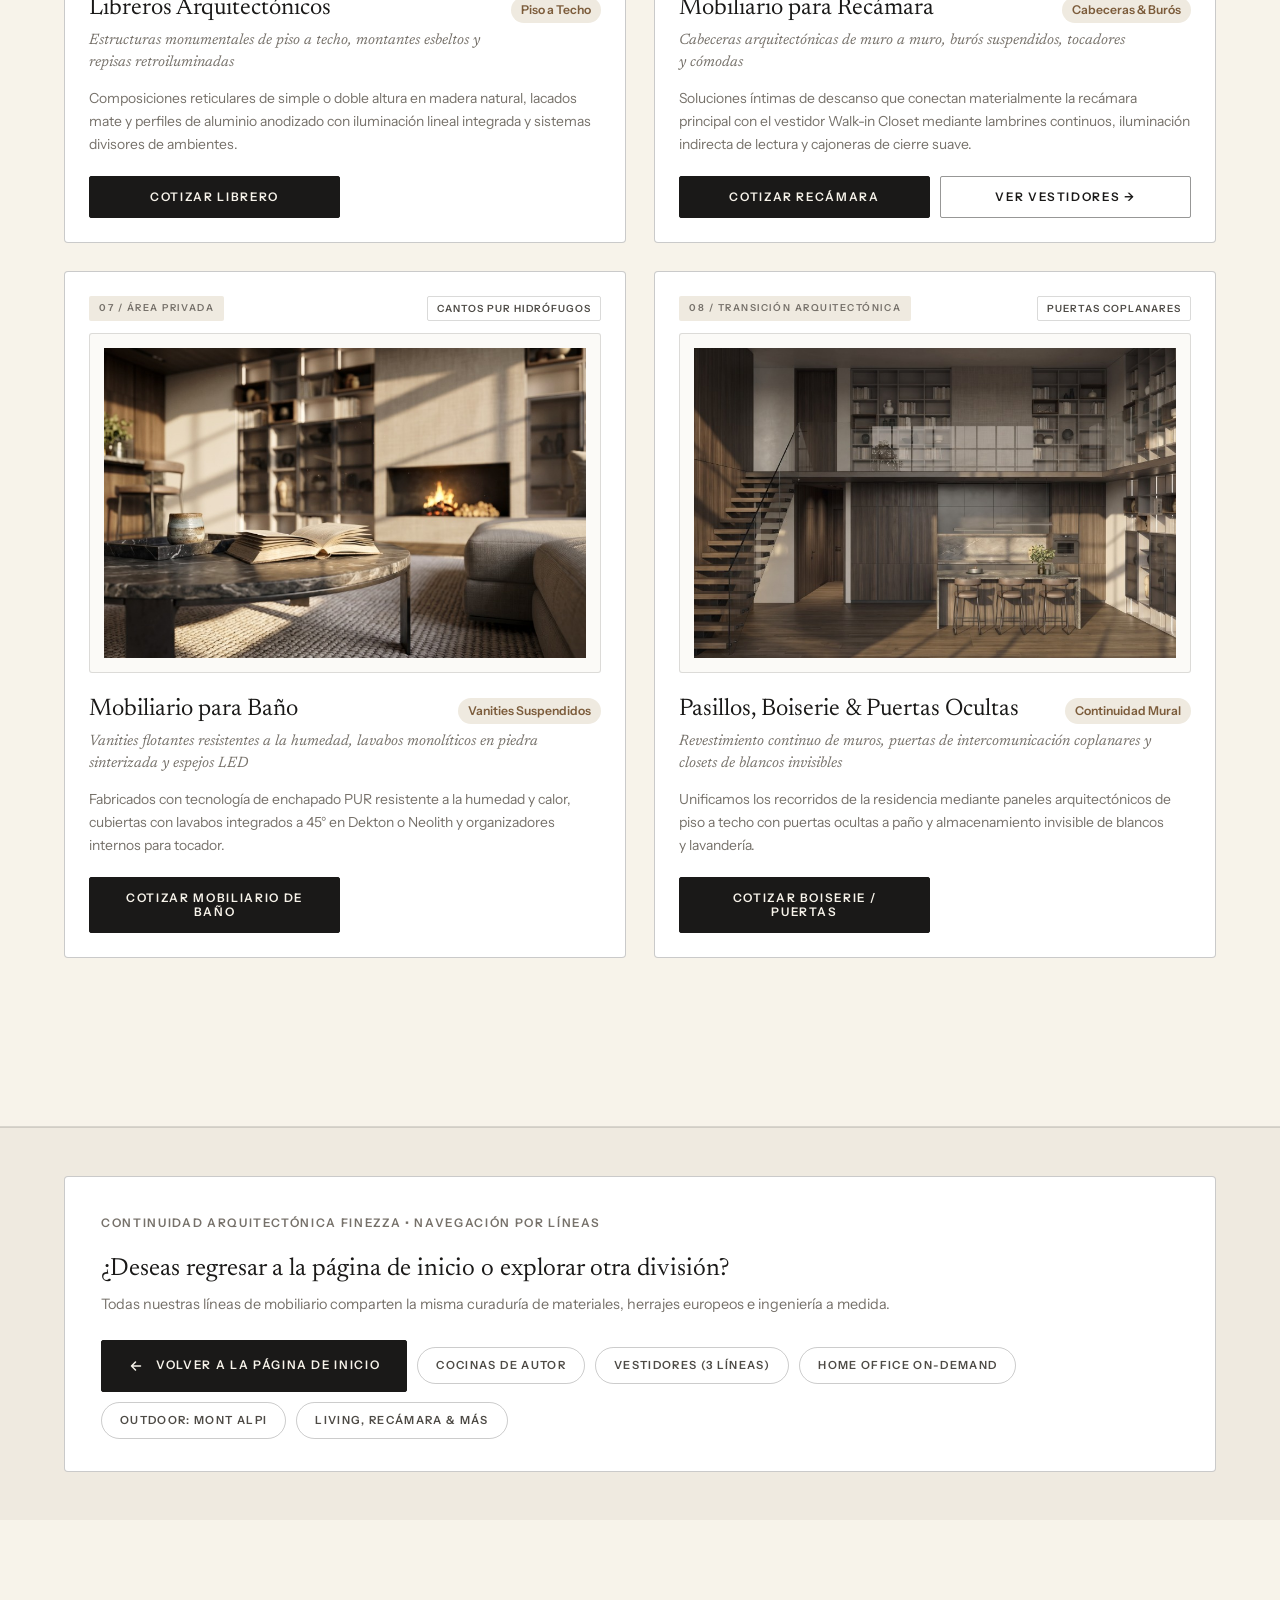
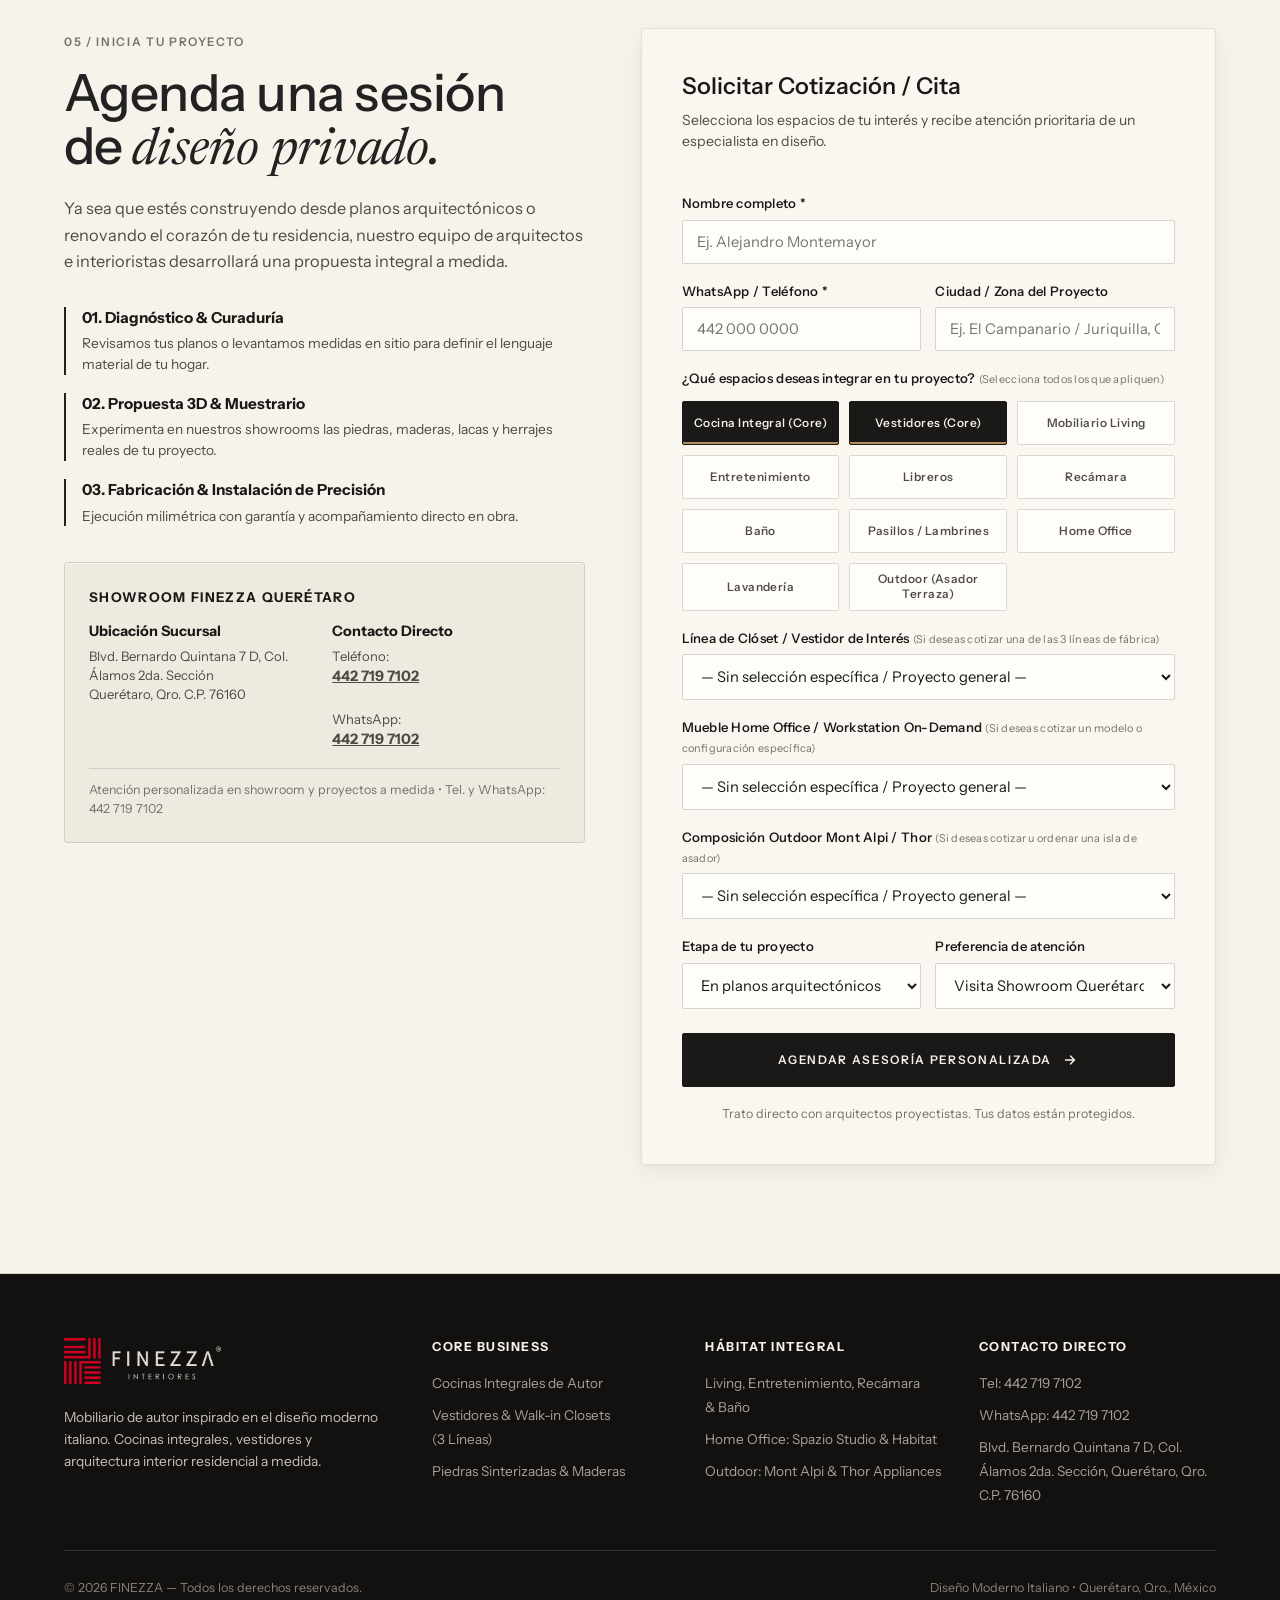
<file: espacios-residenciales.html>
<!DOCTYPE html>
<html lang="es">
<head>
  <meta charset="UTF-8">
  <meta name="viewport" content="width=device-width, initial-scale=1.0">
  <title>Muebles a la Medida para Toda la Casa en Querétaro | FINEZZA</title>
  <meta name="description" content="Muebles a la medida en Querétaro para living, media walls, libreros de doble altura, recámara, baño y pasillos con puertas ocultas. Diseño contemporáneo Finezza.">
  <!-- SEO -->
  <link rel="canonical" href="https://finezzainteriores.com/espacios-residenciales.html">
  <meta name="robots" content="noindex, nofollow">
  <meta name="theme-color" content="#1A1918">
  <meta property="og:type" content="website">
  <meta property="og:locale" content="es_MX">
  <meta property="og:site_name" content="FINEZZA Querétaro">
  <meta property="og:title" content="Muebles a la Medida para Toda la Casa en Querétaro | FINEZZA">
  <meta property="og:description" content="Muebles a la medida en Querétaro para living, media walls, libreros de doble altura, recámara, baño y pasillos con puertas ocultas. Diseño contemporáneo Finezza.">
  <meta property="og:url" content="https://finezzainteriores.com/espacios-residenciales.html">
  <meta property="og:image" content="https://finezzainteriores.com/assets/portada-chimenea-vitrinas-living.jpg">
  <meta name="twitter:card" content="summary_large_image">
  <meta name="twitter:title" content="Muebles a la Medida para Toda la Casa en Querétaro | FINEZZA">
  <meta name="twitter:description" content="Muebles a la medida en Querétaro para living, media walls, libreros de doble altura, recámara, baño y pasillos con puertas ocultas. Diseño contemporáneo Finezza.">
  <meta name="twitter:image" content="https://finezzainteriores.com/assets/portada-chimenea-vitrinas-living.jpg">
  <script type="application/ld+json" data-seo="finezza">
  {
    "@context": "https://schema.org",
    "@graph": [
      {
        "@type": "HomeAndConstructionBusiness",
        "@id": "https://finezzainteriores.com/#negocio",
        "name": "FINEZZA Querétaro",
        "description": "Especialistas en cocinas integrales. Vestidores, home office y mobiliario a la medida con diseño contemporáneo de inspiración italiana en Querétaro.",
        "url": "https://finezzainteriores.com/",
        "logo": "https://finezzainteriores.com/assets/logo-finezza-interiores.png",
        "image": "https://finezzainteriores.com/assets/portada-finezza.jpg",
        "telephone": "+52 442 719 7102",
        "address": {
          "@type": "PostalAddress",
          "streetAddress": "Blvd. Bernardo Quintana 7 D, Col. Álamos 2da. Sección",
          "addressLocality": "Querétaro",
          "addressRegion": "Qro.",
          "postalCode": "76160",
          "addressCountry": "MX"
        },
        "areaServed": {
          "@type": "City",
          "name": "Querétaro"
        }
      },
      {
        "@type": "Service",
        "name": "Muebles a la medida para toda la casa en Querétaro",
        "serviceType": "Muebles a la medida para toda la casa",
        "provider": {
          "@id": "https://finezzainteriores.com/#negocio"
        },
        "areaServed": {
          "@type": "City",
          "name": "Querétaro"
        },
        "url": "https://finezzainteriores.com/espacios-residenciales.html"
      },
      {
        "@type": "BreadcrumbList",
        "itemListElement": [
          {
            "@type": "ListItem",
            "position": 1,
            "name": "Inicio",
            "item": "https://finezzainteriores.com/"
          },
          {
            "@type": "ListItem",
            "position": 2,
            "name": "Todos los espacios",
            "item": "https://finezzainteriores.com/espacios-residenciales.html"
          }
        ]
      }
    ]
  }
  </script>
  <link rel="icon" type="image/png" href="assets/favicon-finezza.png">
  <link rel="preconnect" href="https://fonts.googleapis.com">
  <link rel="preconnect" href="https://fonts.gstatic.com" crossorigin>
  <link rel="stylesheet" href="https://fonts.googleapis.com/css2?family=Instrument+Sans:ital,wdth,wght@0,75..100,400..700&display=swap">
  <link rel="stylesheet" href="https://fonts.googleapis.com/css2?family=Newsreader:ital,opsz,wght@0,6..72,300..500;1,6..72,300..400&display=swap">
  <link rel="stylesheet" href="styles.css?v=20261124">
</head>
<body class="subpage-body">

  <!-- NAVEGACIÓN PRINCIPAL -->
    <header class="subpage-header" id="topSubpage">
    <div class="container subpage-header-inner">
      <div class="subpage-brand-group">
        <a href="index.html" class="subpage-logo-link" aria-label="FINEZZA Interiores &mdash; Ir al inicio">
          <img src="assets/logo-finezza-interiores.png" alt="FINEZZA Interiores" class="subpage-logo" width="175" height="49">
        </a>
      </div>

      <nav class="subpage-nav" aria-label="Secciones de Finezza">
        <a href="cocinas.html">Cocinas</a>
        <a href="vestidores.html">Vestidores</a>
        <div class="nav-drop is-active">
          <button type="button" class="nav-drop-btn" aria-expanded="false" aria-haspopup="true">Espacios<svg width="10" height="10" viewBox="0 0 10 10" aria-hidden="true"><path d="M2 3.5L5 6.5L8 3.5" fill="none" stroke="currentColor" stroke-width="1.4" stroke-linecap="round" stroke-linejoin="round"/></svg></button>
          <div class="nav-drop-menu">
          <a href="living.html">Living</a>
          <a href="entretenimiento.html">Entretenimiento</a>
          <a href="recamaras.html">Rec&aacute;maras</a>
          <a href="puertas.html">Puertas</a>
          <a href="mobiliario-autor.html">Mobiliario de Autor</a>
          <a href="espacios-residenciales.html" class="nav-drop-all active" aria-current="page">Todos los espacios</a>
          </div>
        </div>
        <a href="home-office.html">Home Office</a>
        <a href="outdoor.html">Outdoor</a>
      </nav>

      <div class="subpage-actions">
        <a href="#cotizar" class="subpage-cta-btn">Agendar Cita</a>
        <button type="button" class="mobile-menu-btn" id="mobileMenuBtn" aria-label="Abrir men&uacute; de navegaci&oacute;n" aria-expanded="false" aria-controls="mobileMenuDrawer">
          <span></span>
          <span></span>
          <span></span>
        </button>
      </div>
    </div>

    <nav class="mobile-menu-drawer" id="mobileMenuDrawer" aria-label="Men&uacute; m&oacute;vil Finezza" hidden>
      <div class="mobile-menu-inner">
        <span class="mobile-menu-label">Especialidad</span>
        <div class="mobile-menu-core">
          <a href="cocinas.html">Cocinas</a>
          <a href="vestidores.html">Vestidores y Closets</a>
        </div>
        <span class="mobile-menu-label">Espacios</span>
        <div class="mobile-menu-grid">
          <a href="living.html">Living</a>
          <a href="entretenimiento.html">Entretenimiento</a>
          <a href="recamaras.html">Rec&aacute;maras</a>
          <a href="puertas.html">Puertas</a>
          <a href="mobiliario-autor.html">Mobiliario de Autor</a>
          <a href="home-office.html">Home Office</a>
          <a href="outdoor.html">Outdoor</a>
          <a href="espacios-residenciales.html" class="active" aria-current="page">Todos los espacios</a>
        </div>
        <a href="#cotizar" class="mobile-menu-cta">Agendar Cita en Showroom &rarr;</a>
      </div>
    </nav>
  </header>

  <!-- CINTILLO DE RUTA DE NAVEGACIÓN (BREADCRUMB) -->
  <div class="subpage-breadcrumb-bar">
    <div class="container subpage-breadcrumb-inner">
      <nav class="breadcrumb-trail" aria-label="Ruta de navegaci&oacute;n">
        <a href="index.html">Inicio</a>
        <span class="breadcrumb-sep" aria-hidden="true">/</span>
        <strong class="breadcrumb-current" aria-current="page">Todos los espacios</strong>
      </nav>
    </div>
  </div>

  <!-- ==========================================================================
       DIVISIÓN HÁBITAT INTEGRAL: LIVING, ENTRETENIMIENTO, LIBREROS, RECÁMARA, BAÑO Y PASILLOS
       ========================================================================== -->
  <section class="closets-section" id="habitat-integral" aria-label="Hábitat Integral Finezza: Living, Entretenimiento, Libreros, Recámara, Baño y Pasillos">
    <div class="container">

      <div class="section-header-row">
        <div>
          <span class="eyebrow">ARQUITECTURA INTERIOR RESIDENCIAL &bull; CONTINUIDAD TOTAL</span>
          <h1 class="editorial-h2">Muebles a la medida para <em>cada espacio de tu residencia.</em></h1>
        </div>
        <p class="section-intro-copy">
          Extendemos las chapas naturales, piedras sinterizadas, lacas italianas y herrajes ocultos de tu cocina y vestidor hacia las áreas sociales y privadas del hogar.
        </p>
      </div>

      <div class="ho-grid-muebles" style="margin-bottom: 56px;">

        <!-- Living -->
        <article class="ho-card-mueble" id="living">
          <div class="ho-card-top-badges">
            <span class="ho-card-family-tag">03 / ÁREA SOCIAL</span>
            <span class="ho-card-gallery-tag">DISEÑO A MEDIDA</span>
          </div>
          <div class="ho-card-img-box">
            <img src="assets/portada-02-estancia.jpg" alt="Mobiliario para Living Finezza" style="object-fit: cover;">
          </div>
          <div class="ho-card-header-row">
            <h4>Mobiliario para Living</h4>
            <span class="ho-medidas">Boiserie &amp; Credenzas</span>
          </div>
          <p class="ho-descriptor">Credenzas suspendidas, boiseries arquitectónicas, bares residenciales y mesas bajas</p>
          <p class="ho-descripcion-mueble">
            Diseñamos credenzas flotantes, revestimientos murales y cavas climatizadas que prolongan los materiales de la cocina abierta hacia la estancia principal con absoluta coherencia visual.
          </p>
          <div class="ho-card-botones">
            <a href="#cotizar" class="ho-btn-galeria" style="text-align:center;text-decoration:none;">Cotizar Living</a>
          </div>
        </article>

        <!-- Entretenimiento -->
        <article class="ho-card-mueble" id="entretenimiento">
          <div class="ho-card-top-badges">
            <span class="ho-card-family-tag">04 / ÁREA SOCIAL</span>
            <span class="ho-card-gallery-tag">ACÚSTICA &amp; MULTIMEDIA</span>
          </div>
          <div class="ho-card-img-box">
            <img src="assets/portada-chimenea-vitrinas-living.jpg" alt="Entretenimiento y Media Walls Finezza" style="object-fit: cover;">
          </div>
          <div class="ho-card-header-row">
            <h4>Entretenimiento &amp; Media Walls</h4>
            <span class="ho-medidas">Cero Cables Visibles</span>
          </div>
          <p class="ho-descriptor">Muros multimedia con gestión oculta de cableado, paneles alistonados y chimeneas integradas</p>
          <p class="ho-descripcion-mueble">
            Sistemas arquitectónicos para televisión y audio de alta fidelidad con registros técnicos ocultos, vitrinas iluminadas en cristal fumé y nichos en piedra sinterizada para chimeneas de bioetanol o gas.
          </p>
          <div class="ho-card-botones">
            <a href="#cotizar" class="ho-btn-galeria" style="text-align:center;text-decoration:none;">Cotizar Media Wall</a>
          </div>
        </article>

        <!-- Libreros -->
        <article class="ho-card-mueble" id="libreros">
          <div class="ho-card-top-badges">
            <span class="ho-card-family-tag">05 / ÁREA SOCIAL</span>
            <span class="ho-card-gallery-tag">DOBLE ALTURA &amp; MODULAR</span>
          </div>
          <div class="ho-card-img-box">
            <img src="assets/portada-05-doble-altura.jpg" alt="Libreros Arquitectónicos de Doble Altura Finezza" style="object-fit: cover;">
          </div>
          <div class="ho-card-header-row">
            <h4>Libreros Arquitectónicos</h4>
            <span class="ho-medidas">Piso a Techo</span>
          </div>
          <p class="ho-descriptor">Estructuras monumentales de piso a techo, montantes esbeltos y repisas retroiluminadas</p>
          <p class="ho-descripcion-mueble">
            Composiciones reticulares de simple o doble altura en madera natural, lacados mate y perfiles de aluminio anodizado con iluminación lineal integrada y sistemas divisores de ambientes.
          </p>
          <div class="ho-card-botones">
            <a href="#cotizar" class="ho-btn-galeria" style="text-align:center;text-decoration:none;">Cotizar Librero</a>
          </div>
        </article>

        <!-- Recámara -->
        <article class="ho-card-mueble" id="recamara">
          <div class="ho-card-top-badges">
            <span class="ho-card-family-tag">06 / ÁREA PRIVADA</span>
            <span class="ho-card-gallery-tag">NIGHT COLLECTION</span>
          </div>
          <div class="ho-card-img-box">
            <img src="assets/home-office/night-collection-principal.jpeg" alt="Mobiliario para Recámara Finezza" style="object-fit: cover;">
          </div>
          <div class="ho-card-header-row">
            <h4>Mobiliario para Recámara</h4>
            <span class="ho-medidas">Cabeceras &amp; Burós</span>
          </div>
          <p class="ho-descriptor">Cabeceras arquitectónicas de muro a muro, burós suspendidos, tocadores y cómodas</p>
          <p class="ho-descripcion-mueble">
            Soluciones íntimas de descanso que conectan materialmente la recámara principal con el vestidor Walk-in Closet mediante lambrines continuos, iluminación indirecta de lectura y cajoneras de cierre suave.
          </p>
          <div class="ho-card-botones">
            <a href="#cotizar" class="ho-btn-galeria" style="text-align:center;text-decoration:none;">Cotizar Recámara</a>
            <a href="vestidores.html" class="ho-btn-configurar" style="text-align:center;text-decoration:none;">Ver Vestidores &rarr;</a>
          </div>
        </article>

        <!-- Baño -->
        <article class="ho-card-mueble" id="bano">
          <div class="ho-card-top-badges">
            <span class="ho-card-family-tag">07 / ÁREA PRIVADA</span>
            <span class="ho-card-gallery-tag">CANTOS PUR HIDRÓFUGOS</span>
          </div>
          <div class="ho-card-img-box">
            <img src="assets/portada-detalle-mesa-chimenea.jpg" alt="Mobiliario para Baño y Piedras Sinterizadas Finezza" style="object-fit: cover;">
          </div>
          <div class="ho-card-header-row">
            <h4>Mobiliario para Baño</h4>
            <span class="ho-medidas">Vanities Suspendidos</span>
          </div>
          <p class="ho-descriptor">Vanities flotantes resistentes a la humedad, lavabos monolíticos en piedra sinterizada y espejos LED</p>
          <p class="ho-descripcion-mueble">
            Fabricados con tecnología de enchapado PUR resistente a la humedad y calor, cubiertas con lavabos integrados a 45° en Dekton o Neolith y organizadores internos para tocador.
          </p>
          <div class="ho-card-botones">
            <a href="#cotizar" class="ho-btn-galeria" style="text-align:center;text-decoration:none;">Cotizar Mobiliario de Baño</a>
          </div>
        </article>

        <!-- Pasillos y Puertas Ocultas -->
        <article class="ho-card-mueble" id="pasillos">
          <div class="ho-card-top-badges">
            <span class="ho-card-family-tag">08 / TRANSICIÓN ARQUITECTÓNICA</span>
            <span class="ho-card-gallery-tag">PUERTAS COPLANARES</span>
          </div>
          <div class="ho-card-img-box">
            <img src="assets/portada-06-cocina-boiserie.jpg" alt="Pasillos, Lambrines y Puertas Coplanares Ocultas Finezza" style="object-fit: cover;">
          </div>
          <div class="ho-card-header-row">
            <h4>Pasillos, Boiserie &amp; Puertas Ocultas</h4>
            <span class="ho-medidas">Continuidad Mural</span>
          </div>
          <p class="ho-descriptor">Revestimiento continuo de muros, puertas de intercomunicación coplanares y closets de blancos invisibles</p>
          <p class="ho-descripcion-mueble">
            Unificamos los recorridos de la residencia mediante paneles arquitectónicos de piso a techo con puertas ocultas a paño y almacenamiento invisible de blancos y lavandería.
          </p>
          <div class="ho-card-botones">
            <a href="#cotizar" class="ho-btn-galeria" style="text-align:center;text-decoration:none;">Cotizar Boiserie / Puertas</a>
          </div>
        </article>

      </div>

    </div>
  </section>

  <!-- FRANJA DE NAVEGACIÓN CRUZADA Y REGRESO A LA PÁGINA DE INICIO -->
  <section class="subpage-return-strip" aria-label="Explorar otras líneas o volver al inicio">
    <div class="container">
      <div class="subpage-return-card">
        <div class="subpage-return-copy">
          <span class="eyebrow">CONTINUIDAD ARQUITECTÓNICA FINEZZA &bull; NAVEGACIÓN POR LÍNEAS</span>
          <h3>¿Deseas regresar a la página de inicio o explorar otra división?</h3>
          <p>Todas nuestras líneas de mobiliario comparten la misma curaduría de materiales, herrajes europeos e ingeniería a medida.</p>
        </div>
        <div class="subpage-return-links">
          <a href="index.html" class="hero-btn">
            <svg width="16" height="16" viewBox="0 0 16 16" fill="none" aria-hidden="true">
              <path d="M12.5 8H3.5M3.5 8L7.5 4M3.5 8L7.5 12" stroke="currentColor" stroke-width="1.5" stroke-linecap="round" stroke-linejoin="round"/>
            </svg>
            <span>Volver a la Página de Inicio</span>
          </a>
          <a href="cocinas.html" class="subpage-quick-pill">Cocinas de Autor</a>
          <a href="vestidores.html" class="subpage-quick-pill">Vestidores (3 Líneas)</a>
          <a href="home-office.html" class="subpage-quick-pill">Home Office On-Demand</a>
          <a href="outdoor.html" class="subpage-quick-pill">Outdoor: Mont Alpi</a>
          <a href="espacios-residenciales.html" class="subpage-quick-pill">Living, Recámara &amp; Más</a>
        </div>
      </div>
    </div>
  </section>

  <!-- ==========================================================================
       SECCIÓN DE CONVERSIÓN PARA CAMPAÑAS EN REDES (LEAD MAGNET + SHOWROOMS)
       ========================================================================== -->
  <section class="campaign-cta-section" id="cotizar">
    <div class="container">
      <div class="campaign-grid">
        
        <!-- Columna Izquierda: Propuesta de Valor & Showrooms -->
        <div class="campaign-copy">
          <span class="eyebrow">05 / INICIA TU PROYECTO</span>
          <h2 class="editorial-h2">Agenda una sesión de <em>diseño privado.</em></h2>
          <p>
            Ya sea que estés construyendo desde planos arquitectónicos o renovando el corazón de tu residencia, nuestro equipo de arquitectos e interioristas desarrollará una propuesta integral a medida.
          </p>

          <div class="process-steps">
            <div class="p-step">
              <strong>01. Diagnóstico &amp; Curaduría</strong>
              <span>Revisamos tus planos o levantamos medidas en sitio para definir el lenguaje material de tu hogar.</span>
            </div>
            <div class="p-step">
              <strong>02. Propuesta 3D &amp; Muestrario</strong>
              <span>Experimenta en nuestros showrooms las piedras, maderas, lacas y herrajes reales de tu proyecto.</span>
            </div>
            <div class="p-step">
              <strong>03. Fabricación &amp; Instalación de Precisión</strong>
              <span>Ejecución milimétrica con garantía y acompañamiento directo en obra.</span>
            </div>
          </div>

          <div class="showrooms-box">
            <h4>Showroom Finezza Querétaro</h4>
            <div class="showrooms-grid">
              <div class="showroom-item">
                <strong>Ubicación Sucursal</strong>
                <p>Blvd. Bernardo Quintana 7 D, Col. Álamos 2da. Sección<br>Querétaro, Qro. C.P. 76160</p>
              </div>
              <div class="showroom-item">
                <strong>Contacto Directo</strong>
                <p>
                  Tel&eacute;fono: <a href="tel:4427197102"><strong>442 719 7102</strong></a><br>
                  WhatsApp: <a href="https://wa.me/524427197102" target="_blank" rel="noopener"><strong>442 719 7102</strong></a>
                </p>
              </div>
            </div>
            <p class="showroom-hours">Atención personalizada en showroom y proyectos a medida &bull; Tel. y WhatsApp: 442 719 7102</p>
          </div>
        </div>

        <!-- Columna Derecha: Formulario interactivo para campañas de Redes Sociales -->
        <div class="campaign-form-card">
          <form id="leadForm" class="lead-form">
            <div class="form-header">
              <h3>Solicitar Cotización / Cita</h3>
              <p>Selecciona los espacios de tu interés y recibe atención prioritaria de un especialista en diseño.</p>
            </div>

            <div class="form-group">
              <label for="clientName">Nombre completo *</label>
              <input type="text" id="clientName" name="clientName" required placeholder="Ej. Alejandro Montemayor">
            </div>

            <div class="form-row">
              <div class="form-group">
                <label for="clientPhone">WhatsApp / Teléfono *</label>
                <input type="tel" id="clientPhone" name="clientPhone" required placeholder="442 000 0000">
              </div>
              <div class="form-group">
                <label for="clientCity">Ciudad / Zona del Proyecto</label>
                <input type="text" id="clientCity" name="clientCity" placeholder="Ej. El Campanario / Juriquilla, Qro.">
              </div>
            </div>

            <div class="form-group">
              <label>¿Qué espacios deseas integrar en tu proyecto? <small>(Selecciona todos los que apliquen)</small></label>
              <div class="chips-grid" id="spacesChips">
                <label class="chip-checkbox">
                  <input type="checkbox" name="spaces" value="Cocina Integral" checked>
                  <span>Cocina Integral (Core)</span>
                </label>
                <label class="chip-checkbox">
                  <input type="checkbox" name="spaces" value="Vestidores / Closets" checked>
                  <span>Vestidores (Core)</span>
                </label>
                <label class="chip-checkbox">
                  <input type="checkbox" name="spaces" value="Living">
                  <span>Mobiliario Living</span>
                </label>
                <label class="chip-checkbox">
                  <input type="checkbox" name="spaces" value="Entretenimiento / TV">
                  <span>Entretenimiento</span>
                </label>
                <label class="chip-checkbox">
                  <input type="checkbox" name="spaces" value="Libreros">
                  <span>Libreros</span>
                </label>
                <label class="chip-checkbox">
                  <input type="checkbox" name="spaces" value="Recámara">
                  <span>Recámara</span>
                </label>
                <label class="chip-checkbox">
                  <input type="checkbox" name="spaces" value="Baño">
                  <span>Baño</span>
                </label>
                <label class="chip-checkbox">
                  <input type="checkbox" name="spaces" value="Pasillos y Puertas">
                  <span>Pasillos / Lambrines</span>
                </label>
                <label class="chip-checkbox">
                  <input type="checkbox" name="spaces" value="Home Office">
                  <span>Home Office</span>
                </label>
                <label class="chip-checkbox">
                  <input type="checkbox" name="spaces" value="Lavandería">
                  <span>Lavandería</span>
                </label>
                <label class="chip-checkbox">
                  <input type="checkbox" name="spaces" value="Outdoor / Asador en Terraza">
                  <span>Outdoor (Asador Terraza)</span>
                </label>
              </div>
            </div>

            <div class="form-group">
              <label for="closetLineSelect">Línea de Clóset / Vestidor de Interés <small>(Si deseas cotizar una de las 3 líneas de fábrica)</small></label>
              <select id="closetLineSelect" name="closetLineSelect">
                <option value="">— Sin selección específica / Proyecto general —</option>
                <optgroup label="Las 3 Líneas Definidas por Fábrica (Lanzamiento 2025)">
                  <option value="Línea 01: Clóset Modular (Módulos individuales / Tornillo)">Línea 01: Clóset Modular — Módulos individuales, Fondo o Manguete, Tornillo (Armado/Desarmado)</option>
                  <option value="Línea 02: Clóset Libre (Sin límite de ancho / Rafix interno)">Línea 02: Clóset Libre — Sin límite de ancho, Fondo o Manguete, Rafix interno (-14% a -32%)</option>
                  <option value="Línea 03: Clóset Light 2025 (Verticales 400mm y Horizontales 600mm)">Línea 03: Clóset Light (2025) — Manguete, Rafix interno, Verticales 400mm y Horizontales 600mm (-19% a -37%)</option>
                </optgroup>
                <optgroup label="Islas Centrales &amp; Configuraciones Especiales">
                  <option value="Walk-in Closet con Isla 8 Cajones Organizador c/ Vidrio">Walk-in Closet con Isla Doble (8 Cajones Organizador c/ Vidrio)</option>
                  <option value="Walk-in Closet con Isla 16 Cajones Organizador c/ Vidrio">Walk-in Closet con Isla Cuádruple (16 Cajones Organizador c/ Vidrio)</option>
                  <option value="Clóset Fondo 400 mm (Espacios Reducidos / Sin Puertas)">Clóset Fondo 400 mm (Espacios Reducidos / Sin Puertas)</option>
                  <option value="Clóset Fondo 600 mm (Con Puertas y Accesorios)">Clóset Fondo 600 mm (Con Puertas y 16 Accesorios)</option>
                </optgroup>
              </select>
            </div>

            <div class="form-group">
              <label for="homeOfficeModelSelect">Mueble Home Office / Workstation On-Demand <small>(Si deseas cotizar un modelo o configuración específica)</small></label>
              <select id="homeOfficeModelSelect" name="homeOfficeModelSelect">
                <option value="">— Sin selección específica / Proyecto general —</option>
                <optgroup label="Familia Habitat Essenziale (8 Modelos On-Demand)">
                  <option value="Habitat Essenziale — Nuvola L (Workstation en esquina 200 x 140 x 180 cm — Desde $24,900 MXN)">Nuvola L — Workstation en esquina (200 &times; 140 &times; 180 cm) &bull; Configurador Activo ($24,900 MXN base)</option>
                  <option value="Habitat Essenziale — Sospeso (Escritorio suspendido 140 x 60 x 75 cm)">Sospeso — Escritorio suspendido con cajonera y estante aéreo (140 &times; 60 &times; 75 cm)</option>
                  <option value="Habitat Essenziale — Levita 18 (Escritorio mural integrado 180 x 50 x 200 cm)">Levita 18 — Escritorio mural integrado con torre y módulo aéreo (180 &times; 50 &times; 200 cm)</option>
                  <option value="Habitat Essenziale — Levita 22 (Escritorio mural integrado 220 x 50 x 200 cm)">Levita 22 — Escritorio mural integrado extendido (220 &times; 50 &times; 200 cm)</option>
                  <option value="Habitat Essenziale — Nuvola 18 (Workstation ligero 180 x 60 x 180 cm)">Nuvola 18 — Workstation ligero con estantes abiertos y módulo aéreo (180 &times; 60 &times; 180 cm)</option>
                  <option value="Habitat Essenziale — Nuvola 22 (Workstation ligero 220 x 60 x 180 cm)">Nuvola 22 — Workstation ligero amplio con estantes abiertos (220 &times; 60 &times; 180 cm)</option>
                  <option value="Habitat Essenziale — Studente (Escritorio juvenil 120 x 55 x 160 cm)">Studente — Escritorio juvenil con cajonera, nicho y estante superior (120 &times; 55 &times; 160 cm)</option>
                  <option value="Habitat Essenziale — Zen (Workstation minimalista 130 x 50 x 75 cm)">Zen — Workstation minimalista con panel de listones y módulo flotante (130 &times; 50 &times; 75 cm)</option>
                </optgroup>
                <optgroup label="Familia Spazio Studio (8 Modelos Ejecutivos 38 mm)">
                  <option value="Spazio Studio — Volo (Escritorio de autor 160 x 75 x 75 cm)">Volo — Escritorio de autor con pata estructural suspendida y cajonera flotante (160 &times; 75 &times; 75 cm)</option>
                  <option value="Spazio Studio — Alcova 18 (Escritorio mural integrado 180 x 60 x 180 cm)">Alcova 18 — Escritorio mural integrado con torre y módulo aéreo (180 &times; 60 &times; 180 cm)</option>
                  <option value="Spazio Studio — Alcova 22 (Escritorio mural integrado 220 x 60 x 180 cm)">Alcova 22 — Escritorio mural integrado extendido (220 &times; 60 &times; 180 cm)</option>
                  <option value="Spazio Studio — Aero 18 (Workstation ejecutivo 180 x 80 x 210 cm)">Aero 18 — Workstation ejecutivo con torre de almacenamiento y librero aéreo (180 &times; 80 &times; 210 cm)</option>
                  <option value="Spazio Studio — Aero 22 (Workstation ejecutivo 220 x 80 x 210 cm)">Aero 22 — Workstation ejecutivo amplio con torre y librero aéreo (220 &times; 80 &times; 210 cm)</option>
                  <option value="Spazio Studio — Aero Angolo (Workstation en esquina 200 x 160 x 210 cm)">Aero Angolo — Workstation ejecutivo en esquina con torre y librero aéreo (200 &times; 160 &times; 210 cm)</option>
                  <option value="Spazio Studio — Universita (Centro de estudio y archivo 150 x 70 x 190 cm)">Universita — Centro de estudio y trabajo con módulos de archivo y estantería (150 &times; 70 &times; 190 cm)</option>
                  <option value="Spazio Studio — Cubica (Workstation compacto 120 x 60 x 160 cm)">Cubica — Workstation compacto con cubos de almacenamiento modulares (120 &times; 60 &times; 160 cm)</option>
                </optgroup>
              </select>
            </div>

            <div class="form-group">
              <label for="outdoorModelSelect">Composición Outdoor Mont Alpi / Thor <small>(Si deseas cotizar u ordenar una isla de asador)</small></label>
              <select id="outdoorModelSelect" name="outdoorModelSelect">
                <option value="">— Sin selección específica / Proyecto general —</option>
                <optgroup label="Mont Alpi Original Series — 6 Quemadores (115,000 BTU)">
                  <option value="Mont Alpi MAi805-D (Isla 6 Quemadores)">MAi805-D — Isla Original Deluxe 6 Quemadores (94")</option>
                  <option value="Mont Alpi MAi805-DFC (6 Quemadores + Refrigerador)">MAi805-DFC — Isla 6 Quemadores + Gabinete Refrigerador (119")</option>
                  <option value="Mont Alpi MAi805-DBEV (6 Quemadores + Centro de Bebidas)">MAi805-DBEV — Isla 6 Quemadores + Centro de Bebidas y Tarja (132")</option>
                  <option value="Mont Alpi MAi805-DKEG (6 Quemadores + Kegerator)">MAi805-DKEG — Isla 6 Quemadores + Módulo Kegerator 3 Grifos (119")</option>
                  <option value="Mont Alpi MAi805-D90FC (Esquina 90° + Refrigerador)">MAi805-D90FC — Isla en «L» 90° 6 Quemadores + Refrigerador</option>
                  <option value="Mont Alpi MAi805-D90BEV (Esquina 90° + Centro de Bebidas)">MAi805-D90BEV — Isla en «L» 90° 6 Quemadores + Centro de Bebidas</option>
                  <option value="Mont Alpi MAi805-D90KEG (Esquina 90° + Kegerator)">MAi805-D90KEG — Isla en «L» 90° 6 Quemadores + Kegerator</option>
                </optgroup>
                <optgroup label="Mont Alpi Original Series — 4 Quemadores (78,000 BTU)">
                  <option value="Mont Alpi MAi400-D (Isla 4 Quemadores)">MAi400-D — Isla Original Deluxe 4 Quemadores (82")</option>
                  <option value="Mont Alpi MAi400-DFC (4 Quemadores + Refrigerador)">MAi400-DFC — Isla 4 Quemadores + Gabinete Refrigerador (107")</option>
                  <option value="Mont Alpi MAi400-DBEV (4 Quemadores + Centro de Bebidas)">MAi400-DBEV — Isla 4 Quemadores + Centro de Bebidas y Tarja (120")</option>
                </optgroup>
                <optgroup label="Thor Appliances &amp; Módulos Individuales">
                  <option value="Equipos Thor Appliances Outdoor">Equipos Thor Appliances® (Asesoría de catálogo)</option>
                  <option value="Módulos o Accesorios Individuales Mont Alpi">Módulos adicionales / Accesorios Mont Alpi®</option>
                </optgroup>
              </select>
            </div>

            <div class="form-row">
              <div class="form-group">
                <label for="projectStage">Etapa de tu proyecto</label>
                <select id="projectStage" name="projectStage">
                  <option value="En planos arquitectónicos">En planos arquitectónicos</option>
                  <option value="Obra gris / en construcción">Obra gris / en construcción</option>
                  <option value="Remodelación residencial">Remodelación residencial</option>
                  <option value="Soy Arquitecto / Interiorista">Soy Arquitecto / Desarrollador</option>
                </select>
              </div>
              <div class="form-group">
                <label for="preferredShowroom">Preferencia de atención</label>
                <select id="preferredShowroom" name="preferredShowroom">
                  <option value="Showroom Querétaro (Blvd. Bernardo Quintana 7 D)">Visita Showroom Querétaro (Bernardo Quintana 7 D)</option>
                  <option value="Visita en Obra / Domicilio en Querétaro">Cita en Obra / Domicilio (Querétaro)</option>
                  <option value="Videollamada inicial">Videollamada de diagnóstico</option>
                </select>
              </div>
            </div>

            <button type="submit" class="submit-btn">
              <span>Agendar Asesoría Personalizada</span>
              <svg width="16" height="16" viewBox="0 0 16 16" fill="none" aria-hidden="true">
                <path d="M3.5 8H12.5M12.5 8L8.5 4M12.5 8L8.5 12" stroke="currentColor" stroke-width="1.4" stroke-linecap="round" stroke-linejoin="round"/>
              </svg>
            </button>

            <p class="form-footnote" id="formFeedback" aria-live="polite">
              Trato directo con arquitectos proyectistas. Tus datos están protegidos.
            </p>
          </form>
        </div>

      </div>
    </div>
  </section>

  <!-- ==========================================================================
       PIE DE PÁGINA (FOOTER)
       ========================================================================== -->
  <footer class="site-footer">
    <div class="container">
      <div class="footer-top">
        <div class="footer-brand-col">
          <a href="index.html" class="footer-logo-link" aria-label="Finezza Cocinas — Volver al inicio">
            <img 
              src="assets/logo-finezza-interiores-white.png" 
              alt="FINEZZA Cocinas" 
              class="footer-logo-img"
              width="210"
              height="58"
              loading="lazy">
          </a>
          <p>Mobiliario de autor inspirado en el diseño moderno italiano. Cocinas integrales, vestidores y arquitectura interior residencial a medida.</p>
        </div>
        <div class="footer-links-col">
          <h5>Core Business</h5>
          <ul>
            <li><a href="cocinas.html">Cocinas Integrales de Autor</a></li>
            <li><a href="#vestidores">Vestidores &amp; Walk-in Closets (3 Líneas)</a></li>
            <li><a href="index.html#materialidad">Piedras Sinterizadas &amp; Maderas</a></li>
          </ul>
        </div>
        <div class="footer-links-col">
          <h5>Hábitat Integral</h5>
          <ul>
            <li><a href="espacios-residenciales.html">Living, Entretenimiento, Recámara &amp; Baño</a></li>
            <li><a href="home-office.html">Home Office: Spazio Studio &amp; Habitat</a></li>
            <li><a href="outdoor.html">Outdoor: Mont Alpi &amp; Thor Appliances</a></li>
          </ul>
        </div>
        <div class="footer-links-col">
          <h5>Contacto Directo</h5>
          <ul>
            <li><a href="tel:4427197102">Tel: 442 719 7102</a></li>
            <li><a href="https://wa.me/524427197102" target="_blank" rel="noopener">WhatsApp: 442 719 7102</a></li>
            <li><a href="#cotizar">Blvd. Bernardo Quintana 7 D, Col. Álamos 2da. Sección, Querétaro, Qro. C.P. 76160</a></li>
          </ul>
        </div>
      </div>
      <div class="footer-bottom">
        <span>&copy; 2026 FINEZZA &mdash; Todos los derechos reservados.</span>
        <span>Diseño Moderno Italiano &bull; Querétaro, Qro., México</span>
      </div>
    </div>
  </footer>

  <script src="script.js?v=20261124"></script>
  <a class="wa-float" href="https://wa.me/524427197102?text=Hola%20Finezza%20Quer%C3%A9taro%2C%20me%20gustar%C3%ADa%20informaci%C3%B3n%20para%20mi%20proyecto." target="_blank" rel="noopener" aria-label="Escríbenos por WhatsApp"><svg viewBox="0 0 32 32" aria-hidden="true" focusable="false"><path d="M16.04 3C8.86 3 3.03 8.82 3.03 16c0 2.29.6 4.53 1.74 6.5L3 29l6.68-1.75A12.95 12.95 0 0 0 16.04 29C23.2 29 29 23.18 29 16S23.2 3 16.04 3Zm0 23.62c-1.95 0-3.86-.52-5.53-1.52l-.4-.24-3.96 1.04 1.06-3.86-.26-.4A10.6 10.6 0 0 1 5.4 16c0-5.86 4.77-10.62 10.64-10.62 5.86 0 10.6 4.76 10.6 10.62 0 5.87-4.76 10.62-10.6 10.62Zm5.83-7.95c-.32-.16-1.88-.93-2.17-1.03-.3-.11-.5-.16-.72.16-.21.32-.82 1.03-1 1.24-.19.21-.37.24-.69.08-.32-.16-1.35-.5-2.56-1.58-.95-.85-1.59-1.89-1.77-2.21-.19-.32-.02-.5.14-.65.14-.14.32-.37.48-.56.16-.19.21-.32.32-.53.1-.21.05-.4-.03-.56-.08-.16-.72-1.73-.98-2.37-.26-.62-.52-.54-.72-.55h-.61c-.21 0-.56.08-.85.4-.3.32-1.12 1.09-1.12 2.66s1.14 3.09 1.3 3.3c.16.21 2.25 3.43 5.45 4.81.76.33 1.36.53 1.82.67.77.24 1.46.21 2.01.13.61-.09 1.88-.77 2.15-1.51.27-.74.27-1.38.19-1.51-.08-.13-.29-.21-.61-.37Z"/></svg><span class="wa-float-label">WhatsApp</span></a>
</body>
</html>
</file>
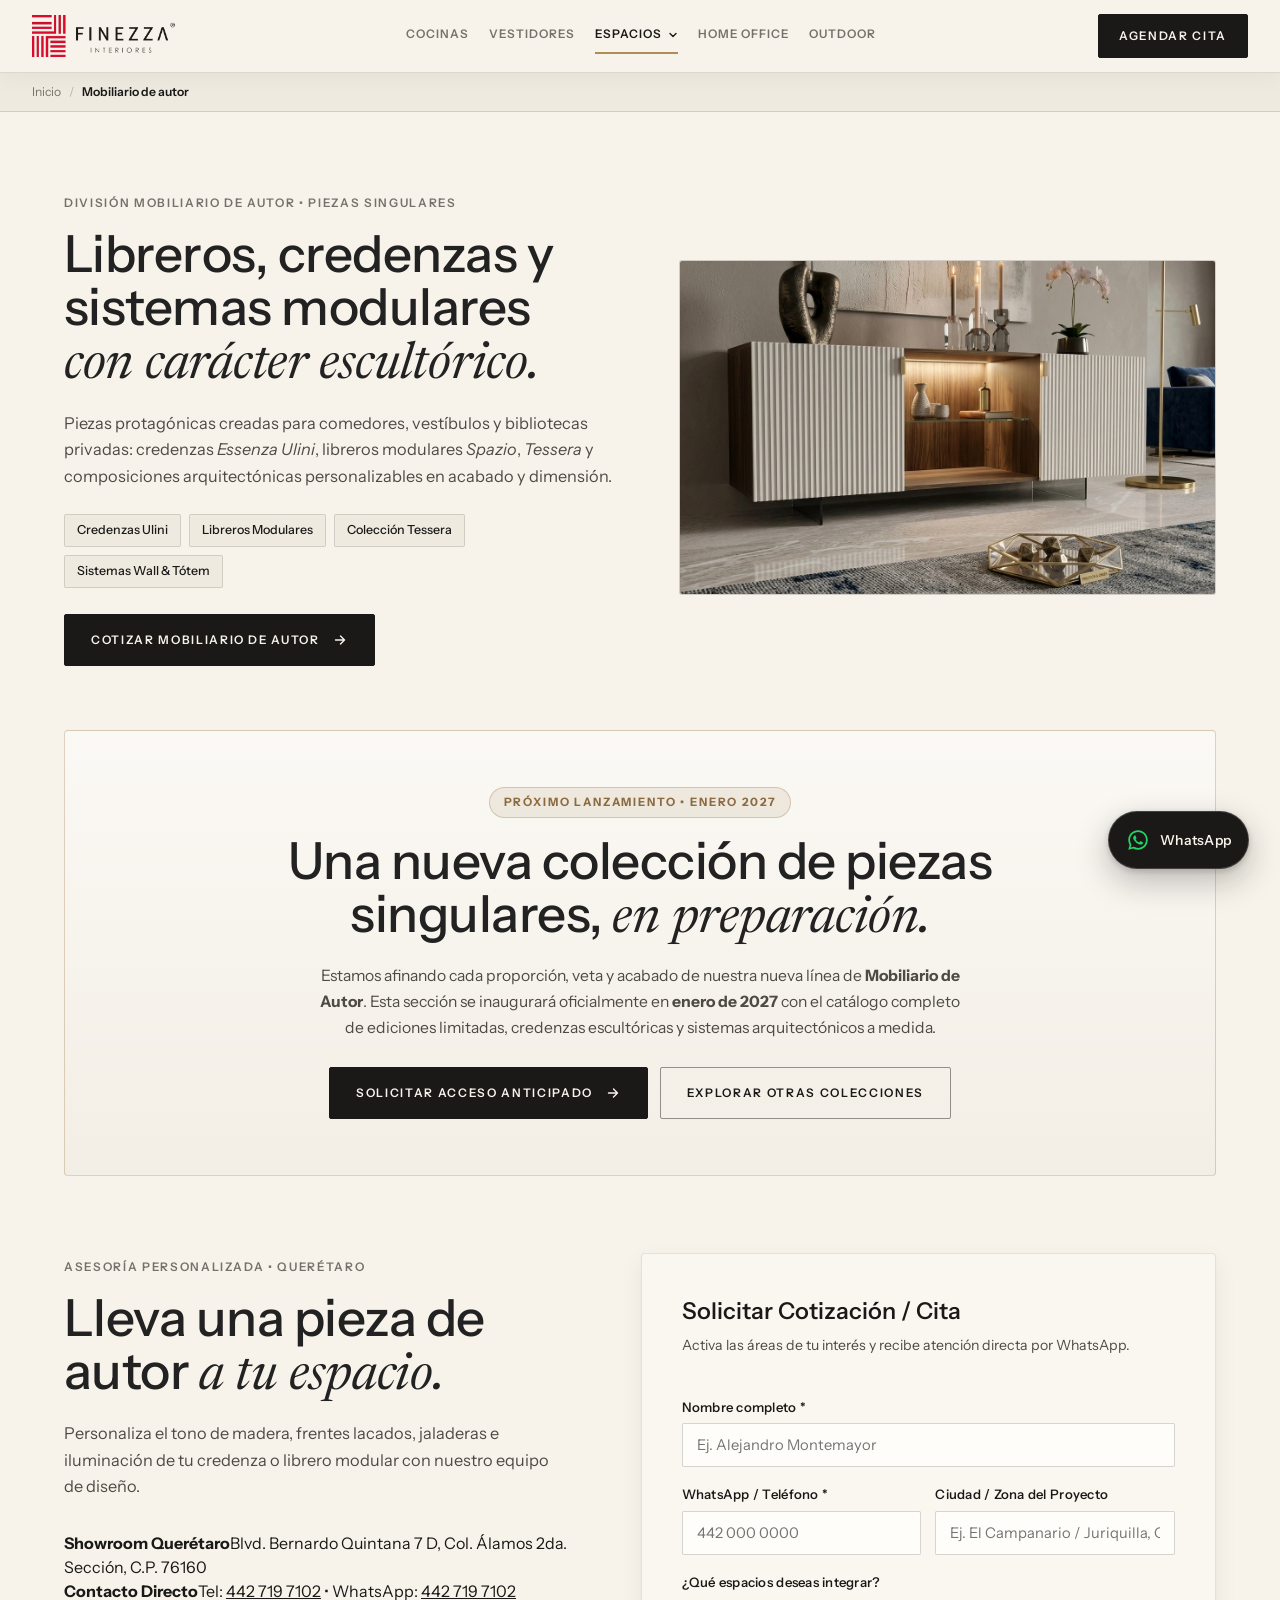
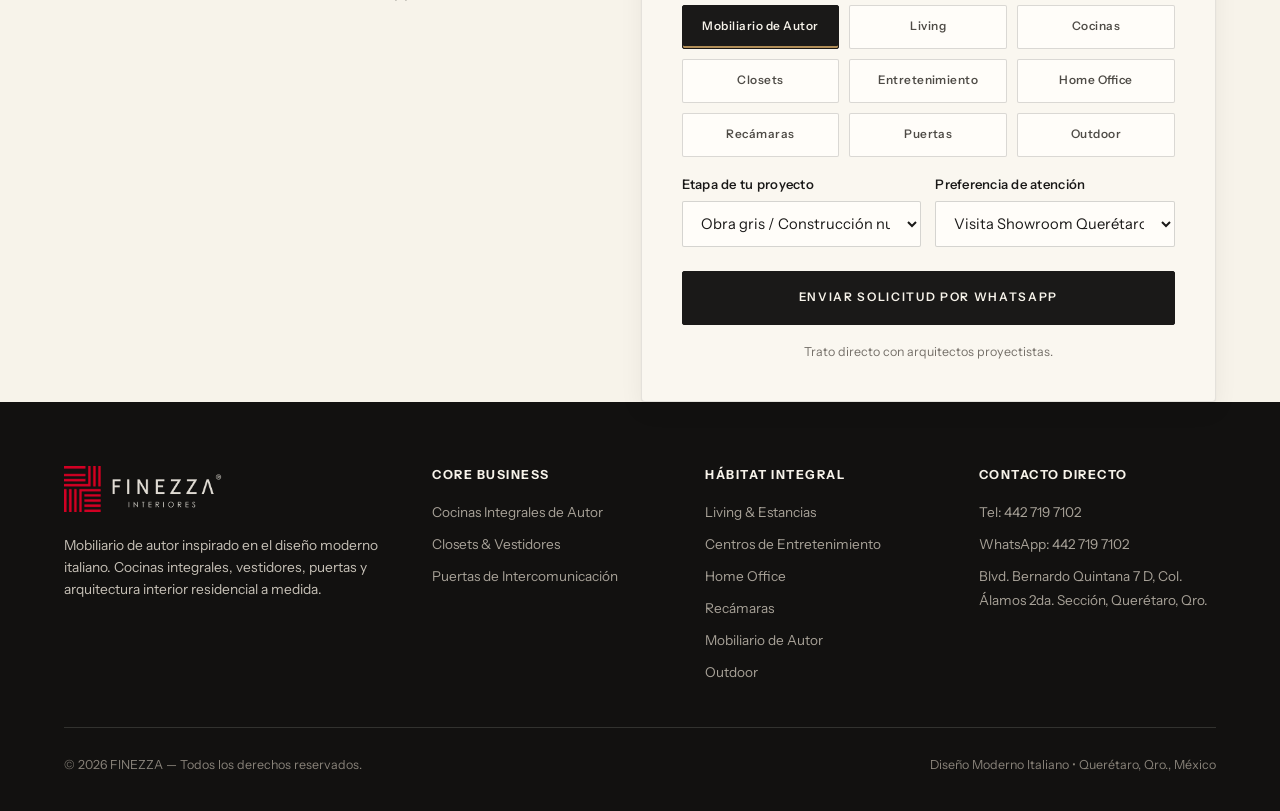
<file: mobiliario-autor.html>
<!DOCTYPE html>
<html lang="es">
<head>
  <meta charset="UTF-8">
  <meta name="viewport" content="width=device-width, initial-scale=1.0">
  <title>Mobiliario de Autor, Libreros y Credenzas | FINEZZA Querétaro</title>
  <meta name="description" content="Mobiliario de autor Finezza: libreros arquitectónicos, credenzas y sistemas modulares con carácter escultórico. Lanzamiento en enero de 2027.">
  <!-- SEO -->
  <link rel="canonical" href="https://finezzainteriores.com/mobiliario-autor.html">
  <meta name="robots" content="noindex, nofollow">
  <meta name="theme-color" content="#1A1918">
  <meta property="og:type" content="website">
  <meta property="og:locale" content="es_MX">
  <meta property="og:site_name" content="FINEZZA Querétaro">
  <meta property="og:title" content="Mobiliario de Autor, Libreros y Credenzas | FINEZZA Querétaro">
  <meta property="og:description" content="Mobiliario de autor Finezza: libreros arquitectónicos, credenzas y sistemas modulares con carácter escultórico. Lanzamiento en enero de 2027.">
  <meta property="og:url" content="https://finezzainteriores.com/mobiliario-autor.html">
  <meta property="og:image" content="https://finezzainteriores.com/assets/portada-mobiliario-autor.webp">
  <meta name="twitter:card" content="summary_large_image">
  <meta name="twitter:title" content="Mobiliario de Autor, Libreros y Credenzas | FINEZZA Querétaro">
  <meta name="twitter:description" content="Mobiliario de autor Finezza: libreros arquitectónicos, credenzas y sistemas modulares con carácter escultórico. Lanzamiento en enero de 2027.">
  <meta name="twitter:image" content="https://finezzainteriores.com/assets/portada-mobiliario-autor.webp">
  <script type="application/ld+json" data-seo="finezza">
  {
    "@context": "https://schema.org",
    "@graph": [
      {
        "@type": "HomeAndConstructionBusiness",
        "@id": "https://finezzainteriores.com/#negocio",
        "name": "FINEZZA Querétaro",
        "description": "Especialistas en cocinas integrales. Vestidores, home office y mobiliario a la medida con diseño contemporáneo de inspiración italiana en Querétaro.",
        "url": "https://finezzainteriores.com/",
        "logo": "https://finezzainteriores.com/assets/logo-finezza-interiores.png",
        "image": "https://finezzainteriores.com/assets/portada-finezza.jpg",
        "telephone": "+52 442 719 7102",
        "address": {
          "@type": "PostalAddress",
          "streetAddress": "Blvd. Bernardo Quintana 7 D, Col. Álamos 2da. Sección",
          "addressLocality": "Querétaro",
          "addressRegion": "Qro.",
          "postalCode": "76160",
          "addressCountry": "MX"
        },
        "areaServed": {
          "@type": "City",
          "name": "Querétaro"
        }
      },
      {
        "@type": "Service",
        "name": "Mobiliario de autor en Querétaro",
        "serviceType": "Mobiliario de autor",
        "provider": {
          "@id": "https://finezzainteriores.com/#negocio"
        },
        "areaServed": {
          "@type": "City",
          "name": "Querétaro"
        },
        "url": "https://finezzainteriores.com/mobiliario-autor.html"
      },
      {
        "@type": "BreadcrumbList",
        "itemListElement": [
          {
            "@type": "ListItem",
            "position": 1,
            "name": "Inicio",
            "item": "https://finezzainteriores.com/"
          },
          {
            "@type": "ListItem",
            "position": 2,
            "name": "Mobiliario de autor",
            "item": "https://finezzainteriores.com/mobiliario-autor.html"
          }
        ]
      }
    ]
  }
  </script>
  <link rel="icon" type="image/png" href="assets/favicon-finezza.png">
  <link rel="preconnect" href="https://fonts.googleapis.com">
  <link rel="preconnect" href="https://fonts.gstatic.com" crossorigin>
  <link rel="stylesheet" href="https://fonts.googleapis.com/css2?family=Instrument+Sans:ital,wdth,wght@0,75..100,400..700&display=swap">
  <link rel="stylesheet" href="https://fonts.googleapis.com/css2?family=Newsreader:ital,opsz,wght@0,6..72,300..500;1,6..72,300..400&display=swap">
  <link rel="stylesheet" href="styles.css?v=20261124">
</head>
<body class="subpage-body">

  <!-- BARRA SUPERIOR HOMOLOGADA CON INDEX.HTML (9 CATEGORÍAS OFICIALES) -->
  <header class="subpage-header" id="topSubpage">
    <div class="container subpage-header-inner">
      <div class="subpage-brand-group">
        <a href="index.html" class="subpage-logo-link" aria-label="FINEZZA Interiores &mdash; Ir al inicio">
          <img src="assets/logo-finezza-interiores.png" alt="FINEZZA Interiores" class="subpage-logo" width="175" height="49">
        </a>
      </div>

      <nav class="subpage-nav" aria-label="Secciones de Finezza">
        <a href="cocinas.html">Cocinas</a>
        <a href="vestidores.html">Vestidores</a>
        <div class="nav-drop is-active">
          <button type="button" class="nav-drop-btn" aria-expanded="false" aria-haspopup="true">Espacios<svg width="10" height="10" viewBox="0 0 10 10" aria-hidden="true"><path d="M2 3.5L5 6.5L8 3.5" fill="none" stroke="currentColor" stroke-width="1.4" stroke-linecap="round" stroke-linejoin="round"/></svg></button>
          <div class="nav-drop-menu">
          <a href="living.html">Living</a>
          <a href="entretenimiento.html">Entretenimiento</a>
          <a href="recamaras.html">Rec&aacute;maras</a>
          <a href="puertas.html">Puertas</a>
          <a href="mobiliario-autor.html" class="active" aria-current="page">Mobiliario de Autor</a>
          <a href="espacios-residenciales.html" class="nav-drop-all">Todos los espacios</a>
          </div>
        </div>
        <a href="home-office.html">Home Office</a>
        <a href="outdoor.html">Outdoor</a>
      </nav>

      <div class="subpage-actions">
        <a href="#cotizar" class="subpage-cta-btn">Agendar Cita</a>
        <button type="button" class="mobile-menu-btn" id="mobileMenuBtn" aria-label="Abrir men&uacute; de navegaci&oacute;n" aria-expanded="false" aria-controls="mobileMenuDrawer">
          <span></span>
          <span></span>
          <span></span>
        </button>
      </div>
    </div>

    <nav class="mobile-menu-drawer" id="mobileMenuDrawer" aria-label="Men&uacute; m&oacute;vil Finezza" hidden>
      <div class="mobile-menu-inner">
        <span class="mobile-menu-label">Especialidad</span>
        <div class="mobile-menu-core">
          <a href="cocinas.html">Cocinas</a>
          <a href="vestidores.html">Vestidores y Closets</a>
        </div>
        <span class="mobile-menu-label">Espacios</span>
        <div class="mobile-menu-grid">
          <a href="living.html">Living</a>
          <a href="entretenimiento.html">Entretenimiento</a>
          <a href="recamaras.html">Rec&aacute;maras</a>
          <a href="puertas.html">Puertas</a>
          <a href="mobiliario-autor.html" class="active" aria-current="page">Mobiliario de Autor</a>
          <a href="home-office.html">Home Office</a>
          <a href="outdoor.html">Outdoor</a>
          <a href="espacios-residenciales.html">Todos los espacios</a>
        </div>
        <a href="#cotizar" class="mobile-menu-cta">Agendar Cita en Showroom &rarr;</a>
      </div>
    </nav>
  </header>

  <!-- BREADCRUMB -->
  <div class="subpage-breadcrumb-bar">
    <div class="container subpage-breadcrumb-inner">
      <nav class="breadcrumb-trail" aria-label="Ruta de navegaci&oacute;n">
        <a href="index.html">Inicio</a>
        <span class="breadcrumb-sep" aria-hidden="true">/</span>
        <strong class="breadcrumb-current" aria-current="page">Mobiliario de autor</strong>
      </nav>
    </div>
  </div>

  <!-- PORTADA & GALERÍA -->
  <section class="gallery-space-section" id="galeria-autor">
    <div class="container">
      <div class="gallery-hero-box">
        <div class="gallery-hero-copy">
          <span class="eyebrow">DIVISI&Oacute;N MOBILIARIO DE AUTOR &bull; PIEZAS SINGULARES</span>
          <h1 class="editorial-h2">Libreros, credenzas y sistemas modulares <em>con car&aacute;cter escult&oacute;rico.</em></h1>
          <p>
            Piezas protag&oacute;nicas creadas para comedores, vest&iacute;bulos y bibliotecas privadas: credenzas <em>Essenza Ulini</em>, libreros modulares <em>Spazio</em>, <em>Tessera</em> y composiciones arquitect&oacute;nicas personalizables en acabado y dimensi&oacute;n.
          </p>
          <div class="gallery-hero-pills">
            <span>Credenzas Ulini</span>
            <span>Libreros Modulares</span>
            <span>Colecci&oacute;n Tessera</span>
            <span>Sistemas Wall &amp; T&oacute;tem</span>
          </div>
          <a href="#cotizar" class="hero-btn">
            <span>Cotizar Mobiliario de Autor</span>
            <svg width="16" height="16" viewBox="0 0 16 16" fill="none" aria-hidden="true">
              <path d="M3.5 8H12.5M12.5 8L8.5 4M12.5 8L8.5 12" stroke="currentColor" stroke-width="1.4" stroke-linecap="round" stroke-linejoin="round"/>
            </svg>
          </a>
        </div>
        <figure class="gallery-hero-media">
          <img src="assets/portada-mobiliario-autor.webp" alt="Mobiliario de Autor Finezza" loading="eager">
        </figure>
      </div>

      <!-- AVISO EDITORIAL DE PRÓXIMO LANZAMIENTO — ENERO 2027 -->
      <div class="author-launch-card" role="region" aria-labelledby="author-launch-heading">
        <span class="author-launch-pill">PR&Oacute;XIMO LANZAMIENTO &bull; ENERO 2027</span>
        <h2 class="editorial-h2" id="author-launch-heading">Una nueva colecci&oacute;n de piezas singulares, <em>en preparaci&oacute;n.</em></h2>
        <p class="author-launch-lead">
          Estamos afinando cada proporci&oacute;n, veta y acabado de nuestra nueva l&iacute;nea de <strong>Mobiliario de Autor</strong>. Esta secci&oacute;n se inaugurar&aacute; oficialmente en <strong>enero de 2027</strong> con el cat&aacute;logo completo de ediciones limitadas, credenzas escult&oacute;ricas y sistemas arquitect&oacute;nicos a medida.
        </p>
        <div class="author-launch-actions">
          <a href="#cotizar" class="hero-btn">
            <span>Solicitar Acceso Anticipado</span>
            <svg width="16" height="16" viewBox="0 0 16 16" fill="none" aria-hidden="true">
              <path d="M3.5 8H12.5M12.5 8L8.5 4M12.5 8L8.5 12" stroke="currentColor" stroke-width="1.4" stroke-linecap="round" stroke-linejoin="round"/>
            </svg>
          </a>
          <a href="index.html#colecciones" class="hero-btn-secondary">Explorar Otras Colecciones</a>
        </div>
      </div>
    </div>
  </section>

  <!-- COTIZAR -->
  <section class="campaign-section" id="cotizar">
    <div class="container">
      <div class="campaign-grid">
        <div class="campaign-copy">
          <span class="eyebrow">ASESOR&Iacute;A PERSONALIZADA &bull; QUER&Eacute;TARO</span>
          <h2 class="editorial-h2">Lleva una pieza de autor <em>a tu espacio.</em></h2>
          <p class="campaign-lead">Personaliza el tono de madera, frentes lacados, jaladeras e iluminaci&oacute;n de tu credenza o librero modular con nuestro equipo de dise&ntilde;o.</p>
          <div class="campaign-details">
            <div class="detail-row"><strong>Showroom Quer&eacute;taro</strong><span>Blvd. Bernardo Quintana 7 D, Col. &Aacute;lamos 2da. Secci&oacute;n, C.P. 76160</span></div>
            <div class="detail-row"><strong>Contacto Directo</strong><span>Tel: <a href="tel:4427197102">442 719 7102</a> &bull; WhatsApp: <a href="https://wa.me/524427197102" target="_blank" rel="noopener">442 719 7102</a></span></div>
          </div>
        </div>
        <div class="campaign-form-card">
          <form id="leadForm" class="lead-form">
            <div class="form-header">
              <h3>Solicitar Cotizaci&oacute;n / Cita</h3>
              <p>Activa las &aacute;reas de tu inter&eacute;s y recibe atenci&oacute;n directa por WhatsApp.</p>
            </div>
            <div class="form-group"><label for="clientName">Nombre completo *</label><input type="text" id="clientName" name="clientName" required placeholder="Ej. Alejandro Montemayor"></div>
            <div class="form-row">
              <div class="form-group"><label for="clientPhone">WhatsApp / Tel&eacute;fono *</label><input type="tel" id="clientPhone" name="clientPhone" required placeholder="442 000 0000"></div>
              <div class="form-group"><label for="clientCity">Ciudad / Zona del Proyecto</label><input type="text" id="clientCity" name="clientCity" placeholder="Ej. El Campanario / Juriquilla, Qro."></div>
            </div>
            <div class="form-group">
              <label>&iquest;Qu&eacute; espacios deseas integrar?</label>
              <div class="chips-grid" id="spacesChips">
                <label class="chip-checkbox"><input type="checkbox" name="spaces" value="Mobiliario de Autor" checked><span>Mobiliario de Autor</span></label>
                <label class="chip-checkbox"><input type="checkbox" name="spaces" value="Living"><span>Living</span></label>
                <label class="chip-checkbox"><input type="checkbox" name="spaces" value="Cocinas"><span>Cocinas</span></label>
                <label class="chip-checkbox"><input type="checkbox" name="spaces" value="Closets y Vestidores"><span>Closets</span></label>
                <label class="chip-checkbox"><input type="checkbox" name="spaces" value="Entretenimiento"><span>Entretenimiento</span></label>
                <label class="chip-checkbox"><input type="checkbox" name="spaces" value="Home Office"><span>Home Office</span></label>
                <label class="chip-checkbox"><input type="checkbox" name="spaces" value="Rec&aacute;maras"><span>Rec&aacute;maras</span></label>
                <label class="chip-checkbox"><input type="checkbox" name="spaces" value="Puertas de Intercomunicaci&oacute;n"><span>Puertas</span></label>
                <label class="chip-checkbox"><input type="checkbox" name="spaces" value="Outdoor"><span>Outdoor</span></label>
              </div>
            </div>
            <div class="form-row">
              <div class="form-group">
                <label for="projectStage">Etapa de tu proyecto</label>
                <select id="projectStage" name="projectStage">
                  <option value="Obra gris / Construcci&oacute;n nueva">Obra gris / Construcci&oacute;n nueva</option>
                  <option value="Remodelaci&oacute;n integral">Remodelaci&oacute;n integral</option>
                  <option value="Equipamiento de vivienda">Equipamiento de vivienda</option>
                </select>
              </div>
              <div class="form-group">
                <label for="preferredShowroom">Preferencia de atenci&oacute;n</label>
                <select id="preferredShowroom" name="preferredShowroom">
                  <option value="Showroom Quer&eacute;taro (Blvd. Bernardo Quintana 7 D)">Visita Showroom Quer&eacute;taro</option>
                  <option value="Visita en Obra / Domicilio en Quer&eacute;taro">Cita en Obra / Domicilio</option>
                  <option value="Videollamada inicial">Videollamada de diagn&oacute;stico</option>
                </select>
              </div>
            </div>
            <button type="submit" class="submit-btn"><span>Enviar Solicitud por WhatsApp</span></button>
            <p class="form-footnote" id="formFeedback" aria-live="polite">Trato directo con arquitectos proyectistas.</p>
          </form>
        </div>
      </div>
    </div>
  </section>

  <!-- FOOTER HOMOLOGADO -->
  <footer class="site-footer">
    <div class="container">
      <div class="footer-top">
        <div class="footer-brand-col">
          <a href="index.html" class="footer-logo-link"><img src="assets/logo-finezza-interiores-white.png" alt="FINEZZA Interiores" class="footer-logo-img" width="210" height="58" loading="lazy"></a>
          <p>Mobiliario de autor inspirado en el dise&ntilde;o moderno italiano. Cocinas integrales, vestidores, puertas y arquitectura interior residencial a medida.</p>
        </div>
        <div class="footer-links-col">
          <h5>Core Business</h5>
          <ul>
            <li><a href="cocinas.html">Cocinas Integrales de Autor</a></li>
            <li><a href="vestidores.html">Closets &amp; Vestidores</a></li>
            <li><a href="puertas.html">Puertas de Intercomunicaci&oacute;n</a></li>
          </ul>
        </div>
        <div class="footer-links-col">
          <h5>H&aacute;bitat Integral</h5>
          <ul>
            <li><a href="living.html">Living &amp; Estancias</a></li>
            <li><a href="entretenimiento.html">Centros de Entretenimiento</a></li>
            <li><a href="home-office.html">Home Office</a></li>
            <li><a href="recamaras.html">Rec&aacute;maras</a></li>
            <li><a href="mobiliario-autor.html">Mobiliario de Autor</a></li>
            <li><a href="outdoor.html">Outdoor</a></li>
          </ul>
        </div>
        <div class="footer-links-col">
          <h5>Contacto Directo</h5>
          <ul>
            <li><a href="tel:4427197102">Tel: 442 719 7102</a></li>
            <li><a href="https://wa.me/524427197102" target="_blank" rel="noopener">WhatsApp: 442 719 7102</a></li>
            <li><a href="#cotizar">Blvd. Bernardo Quintana 7 D, Col. &Aacute;lamos 2da. Secci&oacute;n, Quer&eacute;taro, Qro.</a></li>
          </ul>
        </div>
      </div>
      <div class="footer-bottom">
        <span>&copy; 2026 FINEZZA &mdash; Todos los derechos reservados.</span>
        <span>Dise&ntilde;o Moderno Italiano &bull; Quer&eacute;taro, Qro., M&eacute;xico</span>
      </div>
    </div>
  </footer>

  <script src="script.js?v=20261124"></script>
  <a class="wa-float" href="https://wa.me/524427197102?text=Hola%20Finezza%20Quer%C3%A9taro%2C%20me%20gustar%C3%ADa%20informaci%C3%B3n%20para%20mi%20proyecto." target="_blank" rel="noopener" aria-label="Escríbenos por WhatsApp"><svg viewBox="0 0 32 32" aria-hidden="true" focusable="false"><path d="M16.04 3C8.86 3 3.03 8.82 3.03 16c0 2.29.6 4.53 1.74 6.5L3 29l6.68-1.75A12.95 12.95 0 0 0 16.04 29C23.2 29 29 23.18 29 16S23.2 3 16.04 3Zm0 23.62c-1.95 0-3.86-.52-5.53-1.52l-.4-.24-3.96 1.04 1.06-3.86-.26-.4A10.6 10.6 0 0 1 5.4 16c0-5.86 4.77-10.62 10.64-10.62 5.86 0 10.6 4.76 10.6 10.62 0 5.87-4.76 10.62-10.6 10.62Zm5.83-7.95c-.32-.16-1.88-.93-2.17-1.03-.3-.11-.5-.16-.72.16-.21.32-.82 1.03-1 1.24-.19.21-.37.24-.69.08-.32-.16-1.35-.5-2.56-1.58-.95-.85-1.59-1.89-1.77-2.21-.19-.32-.02-.5.14-.65.14-.14.32-.37.48-.56.16-.19.21-.32.32-.53.1-.21.05-.4-.03-.56-.08-.16-.72-1.73-.98-2.37-.26-.62-.52-.54-.72-.55h-.61c-.21 0-.56.08-.85.4-.3.32-1.12 1.09-1.12 2.66s1.14 3.09 1.3 3.3c.16.21 2.25 3.43 5.45 4.81.76.33 1.36.53 1.82.67.77.24 1.46.21 2.01.13.61-.09 1.88-.77 2.15-1.51.27-.74.27-1.38.19-1.51-.08-.13-.29-.21-.61-.37Z"/></svg><span class="wa-float-label">WhatsApp</span></a>
</body>
</html>
</file>
<file: styles.css>
/* ==========================================================================
   VARIABLES GLOBALES & SISTEMA DE DISEÑO (FINEZZA / EDITORIAL ITALIANO)
   ========================================================================== */
:root {
  --bg-editorial: #F7F3EA;
  --bg-secondary: #EFEAE0;
  --bg-dark: #161514;
  --bg-card-dark: #1F1E1C;
  --accent: #222222;
  --text-primary: #1A1918;
  --text-dark: #1A1918;
  --text-secondary: #4E4B46;
  --text-muted: #76716A;
  --border-hairline: rgba(34, 34, 34, 0.14);
  --border-strong: rgba(34, 34, 34, 0.24);
  --border-dark: rgba(247, 243, 234, 0.14);
  --radius-sm: 4px;
  --radius-md: 6px;
  --radius-lg: 6px;
  --radius-max: 6px;
  --section-pad: clamp(76px, 8vw, 112px);
  --fluid-margin: clamp(22px, 5vw, 96px);
  --font-sans: 'Instrument Sans', -apple-system, BlinkMacSystemFont, sans-serif;
  --font-serif: 'Newsreader', Georgia, serif;
}

/* ==========================================================================
   RESET Y REGLAS BASE (Cero scroll horizontal, foco accesible, contraste AA)
   ========================================================================== */
*, *::before, *::after {
  box-sizing: border-box;
  margin: 0;
  padding: 0;
}

html {
  scroll-behavior: smooth;
  overflow-x: hidden;
  background-color: var(--bg-editorial);
  color: var(--text-primary);
  font-family: var(--font-sans);
  -webkit-font-smoothing: antialiased;
}

body {
  overflow-x: hidden;
  width: 100%;
  line-height: 1.5;
  letter-spacing: 0;
}

img, video {
  display: block;
  max-width: 100%;
}

a, button, input, select {
  font-family: inherit;
  color: inherit;
}

/* Foco de teclado de alto contraste AA */
a:focus-visible,
button:focus-visible,
input:focus-visible,
select:focus-visible {
  outline: 2px solid var(--accent);
  outline-offset: 3px;
  border-radius: 3px;
}

/* Fuentes solicitadas en la especificación */
.section-title,
.section-copy,
.section-nav,
.section-brand {
  font-family: 'Instrument Sans', sans-serif;
}

.section-title em,
.editorial-h2 em {
  font-family: 'Newsreader', serif;
  font-style: italic;
  font-weight: 400;
}

/* ==========================================================================
   SECCIÓN HERO (ESPECIFICACIÓN EXACTA DEL PROMPT)
   ========================================================================== */
.hero {
  position: relative;
  min-height: 100svh;
  width: 100%;
  display: flex;
  flex-direction: column;
  justify-content: center;
  padding-inline: var(--fluid-margin);
  overflow: hidden;
  background-color: #EAE4D7;
  color: var(--accent);
}

/* Escenario multicapa con movimiento cinematográfico de alta gama (6 vistas del proyecto) */
.hero-stage {
  position: absolute;
  inset: 0;
  width: 100%;
  height: 100%;
  z-index: 0;
  overflow: hidden;
  background-color: #1E1C1A;
}

.hero-slide {
  position: absolute;
  inset: 0;
  width: 100%;
  height: 100%;
  opacity: 0;
  visibility: hidden;
  will-change: opacity, transform;
  transition:
    opacity 1.6s cubic-bezier(0.22, 1, 0.36, 1),
    visibility 1.6s cubic-bezier(0.22, 1, 0.36, 1);
}

.hero-slide.is-active {
  opacity: 1;
  visibility: visible;
  z-index: 1;
}

.hero-slide.is-leaving,
.hero-slide.is-Leaving {
  opacity: 0;
  visibility: visible;
  z-index: 0;
}

.hero-cover,
.hero-video {
  position: absolute;
  inset: 0;
  width: 100%;
  height: 100%;
  object-fit: cover;
  object-position: center center;
  z-index: 0;
  pointer-events: none;
  transform: scale(1.06);
  will-change: transform;
}

/* Movimientos de cámara arquitectónicos continuos durante los 6s de exposición + 1.6s de fundido */
.hero-slide.is-active[data-motion="zoom-in"] .hero-cover {
  animation: camZoomIn 7.6s cubic-bezier(0.25, 0.46, 0.45, 0.94) forwards;
}

.hero-slide.is-active[data-motion="pan-right"] .hero-cover {
  animation: camPanRight 7.6s cubic-bezier(0.25, 0.46, 0.45, 0.94) forwards;
}

.hero-slide.is-active[data-motion="pan-left"] .hero-cover {
  animation: camPanLeft 7.6s cubic-bezier(0.25, 0.46, 0.45, 0.94) forwards;
}

.hero-slide.is-active[data-motion="zoom-out"] .hero-cover {
  animation: camZoomOut 7.6s cubic-bezier(0.25, 0.46, 0.45, 0.94) forwards;
}

.hero-slide.is-active[data-motion="pan-down"] .hero-cover {
  animation: camPanDown 7.6s cubic-bezier(0.25, 0.46, 0.45, 0.94) forwards;
}

.hero-slide.is-active[data-motion="pan-up"] .hero-cover {
  animation: camPanUp 7.6s cubic-bezier(0.25, 0.46, 0.45, 0.94) forwards;
}

@keyframes camZoomIn {
  0%   { transform: scale(1.01) translate3d(0, 0, 0); }
  100% { transform: scale(1.085) translate3d(-0.8%, -0.4%, 0); }
}

@keyframes camPanRight {
  0%   { transform: scale(1.08) translate3d(-2.2%, 0, 0); }
  100% { transform: scale(1.03) translate3d(1.6%, 0, 0); }
}

@keyframes camPanLeft {
  0%   { transform: scale(1.08) translate3d(2.2%, 0, 0); }
  100% { transform: scale(1.03) translate3d(-1.6%, 0, 0); }
}

@keyframes camZoomOut {
  0%   { transform: scale(1.09) translate3d(0, -0.5%, 0); }
  100% { transform: scale(1.01) translate3d(0, 0.5%, 0); }
}

@keyframes camPanDown {
  0%   { transform: scale(1.08) translate3d(0, -2.0%, 0); }
  100% { transform: scale(1.03) translate3d(0, 1.5%, 0); }
}

@keyframes camPanUp {
  0%   { transform: scale(1.08) translate3d(0, 1.8%, 0); }
  100% { transform: scale(1.02) translate3d(0, -1.2%, 0); }
}

/* Capa .hero-edge calibrada para legibilidad editorial izquierda y máxima nitidez de la portada */
.hero-edge {
  position: absolute;
  inset: 0;
  pointer-events: none;
  background: linear-gradient(
    90deg,
    rgba(247, 243, 234, 0.92) 0%,
    rgba(247, 243, 234, 0.58) 38%,
    rgba(247, 243, 234, 0.10) 58%,
    transparent 72%
  );
  z-index: 1;
  transition: opacity 0.45s ease;
}

/* Modo vista despejada de la portada completa */
.hero.is-cover-clean .hero-edge,
.hero.is-cover-clean .hero-editorial {
  opacity: 0;
  pointer-events: none;
}

/* Header superior dentro del Hero con soporte cristalino para el Logotipo Oficial Finezza */
.hero-header {
  position: absolute;
  top: 0;
  left: 0;
  right: 0;
  z-index: 3;
  display: flex;
  align-items: center;
  justify-content: space-between;
  padding: 18px var(--fluid-margin);
  background: rgba(247, 243, 234, 0.88);
  backdrop-filter: blur(12px);
  -webkit-backdrop-filter: blur(12px);
  border-bottom: 1px solid var(--border-hairline);
}

.section-brand {
  text-decoration: none;
  display: inline-flex;
  align-items: center;
  gap: 10px;
}

.brand-logo {
  height: 44px;
  width: auto;
  object-fit: contain;
  display: block;
}

.section-nav {
  display: flex;
  align-items: center;
  gap: 32px;
}

.section-nav a {
  text-decoration: none;
  font-size: 0.92rem;
  font-weight: 500;
  color: var(--accent);
  position: relative;
  padding-block: 4px;
  transition: opacity 0.2s ease;
}

.section-nav a::after {
  content: '';
  position: absolute;
  left: 0;
  bottom: 0;
  width: 100%;
  height: 1px;
  background: var(--accent);
  transform: scaleX(0);
  transform-origin: right;
  transition: transform 0.3s ease;
}

.section-nav a:hover::after {
  transform: scaleX(1);
  transform-origin: left;
}

.header-actions {
  display: flex;
  align-items: center;
  gap: 12px;
}

.demo-switcher {
  background: rgba(247, 243, 234, 0.78);
  border: 1px solid var(--border-hairline);
  border-radius: var(--radius-max);
  padding: 7px 12px;
  font-size: 0.78rem;
  cursor: pointer;
  color: var(--text-primary);
  transition: background 0.2s ease, border-color 0.2s ease;
}

.demo-switcher:hover {
  background: #ffffff;
  border-color: var(--accent);
}

.header-cta-link {
  text-decoration: none;
  font-size: 0.84rem;
  font-weight: 550;
  padding: 8px 16px;
  border-radius: var(--radius-max);
  background: var(--accent);
  color: #F7F3EA;
  transition: opacity 0.2s ease;
}

.header-cta-link:hover {
  opacity: 0.88;
}

/* Bloque editorial alineado a la izquierda, tercio izquierdo, ancho máximo 600px */
.hero-editorial {
  position: relative;
  z-index: 2;
  width: 100%;
  max-width: 600px;
  margin-block: auto;
  padding-block: 110px 90px;
  transition: opacity 0.45s ease;
}

.hero-tag {
  display: inline-flex;
  align-items: center;
  gap: 8px;
  font-size: 0.74rem;
  font-weight: 600;
  letter-spacing: 0.12em;
  text-transform: uppercase;
  color: var(--text-secondary);
  margin-bottom: 20px;
  padding: 5px 10px;
  border: 1px solid var(--border-hairline);
  border-radius: var(--radius-max);
  background: rgba(247, 243, 234, 0.75);
}

.tag-dot {
  width: 6px;
  height: 6px;
  border-radius: 50%;
  background-color: #C8102E;
}

/* H1 clamp(58px, 7vw, 116px), peso 520, line-height 0.91, letter-spacing 0 */
.section-title {
  font-size: clamp(58px, 7vw, 116px);
  font-weight: 520;
  line-height: 0.91;
  letter-spacing: 0;
  color: var(--accent);
  margin-bottom: 24px;
}

.section-title em {
  display: inline-block;
  font-weight: 400;
}

/* Cuerpo máximo 460 px */
.section-copy {
  max-width: 460px;
  font-size: clamp(1rem, 1.15vw, 1.14rem);
  font-weight: 430;
  line-height: 1.52;
  letter-spacing: 0;
  color: #2B2927;
  margin-bottom: 32px;
}

.hero-actions {
  display: flex;
  flex-wrap: wrap;
  align-items: center;
  gap: 12px;
}

/* Botón con acento #222222 y radio máximo 6px */
.hero-btn {
  display: inline-flex;
  align-items: center;
  gap: 10px;
  background-color: var(--accent);
  color: #F7F3EA;
  text-decoration: none;
  font-size: 0.95rem;
  font-weight: 520;
  padding: 14px 24px;
  border-radius: var(--radius-max);
  border: 1px solid var(--accent);
  transition: transform 0.25s ease, background-color 0.25s ease;
}

.hero-btn:hover {
  background-color: #000000;
  transform: translateY(-1px);
}

.hero-btn-secondary {
  display: inline-flex;
  align-items: center;
  text-decoration: none;
  font-size: 0.92rem;
  font-weight: 500;
  color: var(--accent);
  padding: 14px 20px;
  border-radius: var(--radius-max);
  border: 1px solid rgba(34, 34, 34, 0.35);
  background: rgba(247, 243, 234, 0.72);
  transition: background-color 0.2s ease, border-color 0.2s ease;
}

.hero-btn-secondary:hover {
  background: rgba(247, 243, 234, 0.95);
  border-color: var(--accent);
}

/* Pie del Hero con Controles Cinematográficos de las 6 Vistas */
.hero-footer {
  position: absolute;
  bottom: 0;
  left: 0;
  right: 0;
  z-index: 3;
  display: flex;
  align-items: center;
  justify-content: space-between;
  gap: 20px;
  padding: 15px var(--fluid-margin);
  border-top: 1px solid var(--border-hairline);
  font-size: 0.74rem;
  font-weight: 520;
  letter-spacing: 0.08em;
  color: var(--accent);
  background: rgba(247, 243, 234, 0.86);
  backdrop-filter: blur(12px);
  -webkit-backdrop-filter: blur(12px);
}

.hero-footer-left,
.hero-footer-right {
  display: flex;
  align-items: center;
  gap: 10px;
}

.scene-counter {
  font-weight: 700;
  color: #C8102E;
  white-space: nowrap;
}

.scene-caption {
  transition: opacity 0.35s ease, transform 0.35s ease;
}

.scene-caption.is-changing {
  opacity: 0;
  transform: translateY(4px);
}

.footer-divider {
  opacity: 0.45;
}

/* Selector interactivo de escenas en el pie del Hero */
.hero-scene-controls {
  display: flex;
  align-items: center;
  gap: 10px;
}

.scene-arrow {
  width: 28px;
  height: 28px;
  border-radius: var(--radius-max);
  border: 1px solid rgba(34, 34, 34, 0.24);
  background: rgba(255, 255, 255, 0.55);
  color: var(--accent);
  display: inline-flex;
  align-items: center;
  justify-content: center;
  cursor: pointer;
  transition: background 0.2s ease, border-color 0.2s ease;
}

.scene-arrow:hover {
  background: var(--accent);
  color: #F7F3EA;
  border-color: var(--accent);
}

.scene-dots {
  display: flex;
  align-items: center;
  gap: 6px;
}

.scene-dot {
  background: transparent;
  border: none;
  padding: 4px 2px;
  cursor: pointer;
  display: flex;
  flex-direction: column;
  align-items: flex-start;
  gap: 4px;
}

.scene-dot-num {
  font-size: 0.64rem;
  font-weight: 600;
  letter-spacing: 0.08em;
  color: var(--text-muted);
  transition: color 0.25s ease;
}

.scene-dot.is-active .scene-dot-num {
  color: var(--accent);
}

.scene-dot-bar {
  width: 20px;
  height: 2px;
  background: rgba(34, 34, 34, 0.2);
  border-radius: 2px;
  overflow: hidden;
  position: relative;
  transition: width 0.35s ease;
}

.scene-dot.is-active .scene-dot-bar {
  width: 36px;
}

.scene-dot-fill {
  display: block;
  height: 100%;
  width: 0%;
  background: #C8102E;
}

.scene-dot.is-active .scene-dot-fill {
  animation: sceneProgressFill 5s linear forwards;
}

.hero.is-paused .scene-dot.is-active .scene-dot-fill {
  animation-play-state: paused;
}

@keyframes sceneProgressFill {
  0%   { width: 0%; }
  100% { width: 100%; }
}

/* Animación de revelado de texto y botón: opacity + translateY(18px), 0.75s y breve retraso */
.reveal-item {
  opacity: 0;
  transform: translateY(18px);
  transition: opacity 0.75s cubic-bezier(0.22, 1, 0.36, 1),
              transform 0.75s cubic-bezier(0.22, 1, 0.36, 1);
  transition-delay: var(--delay, 0s);
}

body.is-loaded .reveal-item {
  opacity: 1;
  transform: translateY(0);
}

/* ==========================================================================
   RESPONSIVE <= 760px (REGLAS EXACTAS DEL PROMPT)
   - A 760 px oculta la navegación
   - Coloca el texto a 22 px de los lados y 90 px del borde inferior
   - Usa H1 clamp(46px, 14vw, 68px)
   - Convierte el fade (.hero-edge) en vertical desde abajo
   ========================================================================== */
@media (max-width: 760px) {
  .section-nav,
  .hero-footer-right,
  .header-cta-link,
  .scene-caption,
  .hero-footer .footer-divider {
    display: none;
  }

  .hero {
    padding-inline: 22px;
    justify-content: flex-end;
  }

  .hero-header {
    padding: 14px 22px;
  }

  .brand-logo {
    height: 34px;
  }

  .hero-edge {
    background: linear-gradient(
      0deg,
      rgba(247, 243, 234, 0.96) 0%,
      rgba(247, 243, 234, 0.82) 45%,
      rgba(247, 243, 234, 0.25) 75%,
      transparent 100%
    );
  }

  .hero-editorial {
    margin-block: 0;
    padding-top: 110px;
    padding-bottom: 90px;
    max-width: 100%;
  }

  .section-title {
    font-size: clamp(46px, 14vw, 68px);
  }

  .hero-footer {
    padding: 12px 22px;
    font-size: 0.68rem;
  }

  .scene-dot-bar {
    width: 12px;
  }

  .scene-dot.is-active .scene-dot-bar {
    width: 22px;
  }
}

/* ==========================================================================
   ACCESIBILIDAD: PREFERS-REDUCED-MOTION
   Mantiene activas las transiciones automáticas de 10s de la portada solicitadas
   ========================================================================== */
@media (prefers-reduced-motion: reduce) {
  html {
    scroll-behavior: auto;
  }

  .reveal-item {
    opacity: 1 !important;
    transform: none !important;
    transition: none !important;
  }
}

/* ==========================================================================
   ESTILOS GENERALES DE LAS SECCIONES DE LA LANDING PAGE FINEZZA
   ========================================================================== */
.container {
  width: 100%;
  max-width: 1360px;
  margin-inline: auto;
  padding-inline: var(--fluid-margin);
}

.eyebrow {
  display: inline-block;
  font-size: 0.74rem;
  font-weight: 600;
  letter-spacing: 0.14em;
  text-transform: uppercase;
  color: var(--text-muted);
  margin-bottom: 14px;
}

.editorial-h2 {
  font-size: clamp(2.2rem, 4vw, 3.6rem);
  font-weight: 500;
  line-height: 1.04;
  color: var(--accent);
  letter-spacing: -0.01em;
}

.section-header-row {
  display: grid;
  grid-template-columns: 1.15fr 0.85fr;
  gap: 40px;
  align-items: end;
  padding-bottom: 44px;
  border-bottom: 1px solid var(--border-hairline);
  margin-bottom: 48px;
}

.section-intro-copy {
  font-size: 1.04rem;
  color: var(--text-secondary);
  line-height: 1.62;
}

/* ==========================================================================
   SECCIÓN 01: MANIFIESTO (LA COCINA COMO EL CORAZÓN DEL HOGAR)
   ========================================================================== */
.manifesto-strip {
  padding-block: 96px;
  border-bottom: 1px solid var(--border-hairline);
  background-color: var(--bg-editorial);
}

.manifesto-grid {
  display: grid;
  grid-template-columns: 1fr 1.1fr;
  gap: 56px;
  align-items: start;
}

.manifesto-brand-logo {
  height: 42px;
  width: auto;
  object-fit: contain;
  display: block;
  margin-bottom: 20px;
}

.manifesto-body p {
  font-size: 1.12rem;
  line-height: 1.68;
  color: var(--text-secondary);
  margin-bottom: 36px;
}

.manifesto-stats {
  display: grid;
  grid-template-columns: repeat(3, 1fr);
  gap: 20px;
  padding-top: 28px;
  border-top: 1px solid var(--border-hairline);
}

.stat-item {
  display: flex;
  flex-direction: column;
  gap: 6px;
}

.stat-num {
  font-family: var(--font-serif);
  font-style: italic;
  font-size: 2.3rem;
  line-height: 1;
  color: var(--accent);
}

.stat-desc {
  font-size: 0.83rem;
  color: var(--text-secondary);
  line-height: 1.4;
}

/* ==========================================================================
   SECCIÓN 02: CORE BUSINESS (COCINAS Y VESTIDORES)
   ========================================================================== */
.core-section {
  padding-block: 100px;
  background-color: var(--bg-secondary);
  border-bottom: 1px solid var(--border-hairline);
}

.core-cards-grid {
  display: grid;
  grid-template-columns: repeat(2, 1fr);
  gap: 32px;
}

.core-card {
  background: var(--bg-editorial);
  border: 1px solid var(--border-hairline);
  border-radius: var(--radius-max);
  overflow: hidden;
  display: flex;
  flex-direction: column;
  transition: transform 0.3s ease, box-shadow 0.3s ease;
}

.core-card:hover {
  transform: translateY(-4px);
  box-shadow: 0 20px 40px rgba(26, 25, 24, 0.07);
}

.core-card-media {
  position: relative;
  aspect-ratio: 16 / 10;
  overflow: hidden;
  background: #d9d2c5;
}

.core-card-media img {
  width: 100%;
  height: 100%;
  object-fit: cover;
  transition: transform 0.6s ease;
}

.core-card:hover .core-card-media img {
  transform: scale(1.03);
}

.core-badge {
  position: absolute;
  top: 16px;
  left: 16px;
  background: rgba(247, 243, 234, 0.92);
  color: var(--accent);
  font-size: 0.7rem;
  font-weight: 600;
  letter-spacing: 0.1em;
  padding: 6px 11px;
  border-radius: var(--radius-max);
  border: 1px solid var(--border-hairline);
}

.core-card-content {
  padding: 34px;
  display: flex;
  flex-direction: column;
  flex: 1;
}

.core-card-top h3 {
  font-size: 1.65rem;
  font-weight: 540;
  margin-bottom: 4px;
}

.core-sub {
  display: block;
  font-family: var(--font-serif);
  font-style: italic;
  font-size: 1.05rem;
  color: var(--text-secondary);
  margin-bottom: 18px;
}

.core-card-content p {
  font-size: 0.96rem;
  color: var(--text-secondary);
  line-height: 1.6;
  margin-bottom: 20px;
}

.core-features {
  list-style: none;
  margin-bottom: 28px;
  padding-top: 16px;
  border-top: 1px solid var(--border-hairline);
  display: flex;
  flex-direction: column;
  gap: 8px;
}

.core-features li {
  font-size: 0.86rem;
  color: var(--text-primary);
  display: flex;
  align-items: center;
  gap: 8px;
}

.core-features li::before {
  content: '—';
  color: var(--text-muted);
}

.core-card-actions {
  margin-top: auto;
}

.link-arrow {
  display: inline-flex;
  align-items: center;
  gap: 8px;
  text-decoration: none;
  font-size: 0.9rem;
  font-weight: 600;
  color: var(--accent);
  padding-bottom: 3px;
  border-bottom: 1px solid var(--accent);
}

/* ==========================================================================
   SECCIÓN 03: ECOSISTEMA DE 10 ESPACIOS
   ========================================================================== */
.ecosystem-section {
  padding-block: 108px;
  background-color: var(--bg-editorial);
  border-bottom: 1px solid var(--border-hairline);
}

.ecosystem-tabs {
  display: flex;
  flex-wrap: wrap;
  gap: 10px;
  margin-bottom: 36px;
}

.eco-tab {
  background: transparent;
  border: 1px solid var(--border-hairline);
  border-radius: var(--radius-max);
  padding: 10px 18px;
  font-size: 0.86rem;
  font-weight: 500;
  color: var(--text-secondary);
  cursor: pointer;
  transition: all 0.2s ease;
}

.eco-tab:hover {
  border-color: var(--accent);
  color: var(--accent);
}

.eco-tab.active {
  background: var(--accent);
  border-color: var(--accent);
  color: #F7F3EA;
}

.ecosystem-grid {
  display: grid;
  grid-template-columns: repeat(auto-fill, minmax(280px, 1fr));
  gap: 24px;
}

.eco-card {
  background: #FAF7F0;
  border: 1px solid var(--border-hairline);
  border-radius: var(--radius-max);
  overflow: hidden;
  display: flex;
  flex-direction: column;
  transition: transform 0.25s ease, border-color 0.25s ease;
}

.eco-card:hover {
  transform: translateY(-3px);
  border-color: rgba(34, 34, 34, 0.4);
}

.eco-card.is-hidden {
  display: none;
}

.eco-img-wrap {
  position: relative;
  aspect-ratio: 4 / 3;
  overflow: hidden;
  background: #e1dbd0;
}

.eco-img-wrap img {
  width: 100%;
  height: 100%;
  object-fit: cover;
  transition: transform 0.5s ease;
}

.eco-card:hover .eco-img-wrap img {
  transform: scale(1.04);
}

.eco-num {
  position: absolute;
  bottom: 10px;
  left: 10px;
  background: rgba(22, 21, 20, 0.82);
  color: #F7F3EA;
  font-size: 0.68rem;
  font-weight: 600;
  letter-spacing: 0.1em;
  padding: 4px 8px;
  border-radius: 4px;
}

.eco-body {
  padding: 22px;
  display: flex;
  flex-direction: column;
  flex: 1;
}

.eco-body h3 {
  font-size: 1.15rem;
  font-weight: 560;
  margin-bottom: 8px;
  color: var(--accent);
}

.eco-body p {
  font-size: 0.88rem;
  color: var(--text-secondary);
  line-height: 1.55;
  margin-bottom: 16px;
}

.eco-tags {
  margin-top: auto;
  display: flex;
  flex-wrap: wrap;
  gap: 6px;
}

.eco-tags span {
  font-size: 0.72rem;
  padding: 4px 8px;
  border-radius: 4px;
  background: var(--bg-secondary);
  color: var(--text-secondary);
  border: 1px solid var(--border-hairline);
}

/* ==========================================================================
   SECCIÓN 03.A: DIVISIÓN VESTIDORES & WALK-IN CLOSETS FINEZZA (3 LÍNEAS 2025)
   ========================================================================== */
.closets-section {
  padding-block: 112px;
  background-color: var(--bg-editorial);
  border-bottom: 1px solid var(--border-hairline);
}

/* 1. Portada de la sección Vestidores */
.closets-cover-hero {
  display: grid;
  grid-template-columns: 1.02fr 0.98fr;
  gap: 44px;
  align-items: stretch;
  margin-bottom: 72px;
  padding-bottom: 56px;
  border-bottom: 1px solid var(--border-hairline);
}

.closets-cover-content {
  display: flex;
  flex-direction: column;
  justify-content: center;
}

.closets-cover-lead {
  font-size: 1.03rem;
  color: var(--text-secondary);
  line-height: 1.65;
  margin-top: 14px;
  margin-bottom: 26px;
}

.closets-lines-summary {
  display: flex;
  flex-direction: column;
  gap: 12px;
  margin-bottom: 28px;
}

.closet-summary-pill {
  display: grid;
  grid-template-columns: 165px 1fr;
  gap: 16px;
  align-items: center;
  padding: 15px 18px;
  border-radius: 6px;
  background: var(--bg-secondary);
  border: 1px solid var(--border-hairline);
  text-decoration: none;
  color: var(--accent);
  transition: transform 0.2s ease, border-color 0.2s ease, box-shadow 0.2s ease;
}

.closet-summary-pill:hover {
  transform: translateY(-2px);
  border-color: rgba(24, 22, 20, 0.35);
  box-shadow: 0 12px 24px rgba(24, 22, 20, 0.06);
}

.closet-summary-pill.is-highlight {
  background: #1B1A18;
  color: #F7F3EA;
  border-color: #1B1A18;
}

.pill-index {
  font-size: 0.68rem;
  font-weight: 700;
  letter-spacing: 0.11em;
  text-transform: uppercase;
  padding: 5px 10px;
  border-radius: 4px;
  background: rgba(24, 22, 20, 0.08);
  text-align: center;
}

.closet-summary-pill.is-highlight .pill-index {
  background: #9E7B4F;
  color: #FFFFFF;
}

.closet-summary-pill strong {
  display: block;
  font-size: 1.02rem;
  font-weight: 600;
  margin-bottom: 2px;
}

.closet-summary-pill small {
  display: block;
  font-size: 0.79rem;
  opacity: 0.8;
  line-height: 1.4;
}

.closets-cover-actions {
  display: flex;
  flex-wrap: wrap;
  gap: 12px;
  align-items: center;
}

.closets-cover-media-wrap {
  display: flex;
  flex-direction: column;
  gap: 14px;
}

.closets-cover-main-fig {
  position: relative;
  border-radius: var(--radius-max);
  overflow: hidden;
  border: 1px solid var(--border-hairline);
  background: #161514;
  box-shadow: 0 22px 46px rgba(22, 21, 20, 0.14);
  flex: 1;
  min-height: 380px;
}

.closets-cover-img {
  position: absolute;
  inset: 0;
  width: 100%;
  height: 100%;
  object-fit: cover;
  object-position: center;
  display: block;
}

.closets-cover-caption {
  position: absolute;
  bottom: 0;
  left: 0;
  right: 0;
  z-index: 1;
  padding: 18px 20px;
  background: linear-gradient(0deg, rgba(16, 15, 14, 0.92) 0%, rgba(16, 15, 14, 0.62) 68%, transparent 100%);
  color: #F7F3EA;
  font-size: 0.8rem;
  display: flex;
  flex-direction: column;
  gap: 5px;
}

.closets-cover-secondary-grid {
  display: grid;
  grid-template-columns: 1fr 1fr;
  gap: 14px;
}

.closets-cover-sketch-card {
  display: grid;
  grid-template-columns: 88px 1fr;
  gap: 12px;
  align-items: center;
  background: var(--bg-secondary);
  border: 1px solid var(--border-hairline);
  border-radius: 6px;
  padding: 10px;
}

.closets-cover-sketch-card img {
  width: 88px;
  height: 76px;
  object-fit: cover;
  border-radius: 4px;
  display: block;
}

.closets-cover-sketch-card figcaption strong {
  display: block;
  font-size: 0.84rem;
  color: var(--accent);
  margin-bottom: 3px;
}

.closets-cover-sketch-card figcaption span {
  display: block;
  font-size: 0.75rem;
  color: var(--text-secondary);
  line-height: 1.35;
}

/* 2. Ergonomía Milimétrica y Profundidades (Fondo 400 vs Fondo 600) */
.closets-ergonomics-band {
  display: grid;
  grid-template-columns: 1.28fr 0.72fr;
  gap: 28px;
  margin-bottom: 76px;
}

.ergonomics-diagram-card,
.depths-comparison-col {
  background: var(--bg-secondary);
  border: 1px solid var(--border-hairline);
  border-radius: var(--radius-max);
  padding: 32px;
}

.ergonomics-card-head h3,
.editorial-h3 {
  font-size: clamp(1.55rem, 2.4vw, 2.15rem);
  font-weight: 500;
  letter-spacing: -0.02em;
  line-height: 1.16;
  color: var(--accent);
  margin-top: 6px;
  margin-bottom: 10px;
}

.ergonomics-card-head h3 em,
.editorial-h3 em {
  font-family: var(--font-serif);
  font-style: italic;
  font-weight: 400;
}

.ergonomics-card-head p {
  font-size: 0.9rem;
  color: var(--text-secondary);
  line-height: 1.55;
  margin-bottom: 22px;
}

.ergonomics-body-grid {
  display: grid;
  grid-template-columns: 0.95fr 1.05fr;
  gap: 24px;
  align-items: center;
}

.ergonomics-img-box {
  background: #FFFFFF;
  border: 1px solid var(--border-hairline);
  border-radius: 6px;
  overflow: hidden;
  text-align: center;
}

.ergonomics-img-box img {
  width: 100%;
  height: auto;
  display: block;
}

.ergonomics-img-box figcaption {
  font-size: 0.74rem;
  padding: 8px 12px;
  background: #1B1A18;
  color: #F7F3EA;
  letter-spacing: 0.04em;
}

.ergonomics-specs-list {
  display: flex;
  flex-direction: column;
  gap: 11px;
}

.ergo-spec-item {
  display: grid;
  grid-template-columns: 112px 1fr;
  gap: 12px;
  align-items: start;
  padding-bottom: 10px;
  border-bottom: 1px solid var(--border-hairline);
}

.ergo-spec-item:last-child {
  border-bottom: none;
  padding-bottom: 0;
}

.ergo-measure {
  font-size: 0.74rem;
  font-weight: 700;
  padding: 4px 8px;
  border-radius: 4px;
  background: #1B1A18;
  color: #F7F3EA;
  text-align: center;
  letter-spacing: 0.03em;
}

.ergo-spec-item strong {
  display: block;
  font-size: 0.85rem;
  color: var(--accent);
  margin-bottom: 2px;
}

.ergo-spec-item p {
  font-size: 0.78rem;
  color: var(--text-secondary);
  line-height: 1.42;
}

.depth-cards-stack {
  display: flex;
  flex-direction: column;
  gap: 16px;
}

.depth-card {
  display: grid;
  grid-template-columns: 138px 1fr;
  gap: 16px;
  background: var(--bg-editorial);
  border: 1px solid var(--border-hairline);
  border-radius: 6px;
  padding: 14px;
  align-items: center;
}

.depth-card-img {
  position: relative;
  border-radius: 4px;
  overflow: hidden;
  height: 168px;
}

.depth-card-img img {
  width: 100%;
  height: 100%;
  object-fit: cover;
  display: block;
}

.depth-pill {
  position: absolute;
  top: 8px;
  left: 8px;
  font-size: 0.65rem;
  font-weight: 700;
  letter-spacing: 0.1em;
  padding: 4px 8px;
  border-radius: 3px;
  background: rgba(24, 22, 20, 0.88);
  color: #FFFFFF;
}

.depth-pill.is-accent {
  background: #9E7B4F;
}

.depth-card-info h4 {
  font-size: 1rem;
  font-weight: 600;
  color: var(--accent);
  margin-bottom: 6px;
}

.depth-badges {
  display: flex;
  flex-wrap: wrap;
  gap: 6px;
  margin-bottom: 8px;
}

.d-badge {
  font-size: 0.68rem;
  font-weight: 600;
  padding: 3px 8px;
  border-radius: 3px;
  background: var(--bg-secondary);
  border: 1px solid var(--border-hairline);
  color: var(--accent);
}

.d-badge.is-dark {
  background: #1B1A18;
  color: #F7F3EA;
  border-color: #1B1A18;
}

.depth-card-info p {
  font-size: 0.81rem;
  color: var(--text-secondary);
  line-height: 1.48;
}

/* 3. Las 3 Líneas de Fábrica (Modular, Libre y Light) */
.closets-lines-block {
  margin-bottom: 84px;
}

.closets-sub-header {
  display: flex;
  flex-wrap: wrap;
  justify-content: space-between;
  align-items: flex-end;
  gap: 20px;
  margin-bottom: 32px;
}

.sub-header-copy {
  font-size: 0.94rem;
  color: var(--text-secondary);
  max-width: 780px;
  line-height: 1.58;
}

.closets-line-filter,
.acc-filter-bar {
  display: flex;
  flex-wrap: wrap;
  gap: 8px;
}

.closet-line-tab,
.acc-filter-btn {
  padding: 9px 16px;
  font-family: var(--font-sans);
  font-size: 0.8rem;
  font-weight: 600;
  border-radius: 999px;
  border: 1px solid var(--border-hairline);
  background: var(--bg-secondary);
  color: var(--text-secondary);
  cursor: pointer;
  transition: all 0.2s ease;
}

.closet-line-tab.active,
.acc-filter-btn.active {
  background: #1B1A18;
  color: #F7F3EA;
  border-color: #1B1A18;
}

.closets-lines-showcase {
  display: flex;
  flex-direction: column;
  gap: 32px;
  margin-bottom: 44px;
}

.closet-line-card {
  background: var(--bg-secondary);
  border: 1px solid var(--border-hairline);
  border-radius: var(--radius-max);
  padding: 36px;
  transition: box-shadow 0.25s ease;
}

.closet-line-card.is-featured-line {
  background: linear-gradient(180deg, #FBF9F5 0%, #F2ECE1 100%);
  border: 1.5px solid #9E7B4F;
  box-shadow: 0 20px 44px rgba(24, 22, 20, 0.08);
}

.closet-line-top-grid {
  display: grid;
  grid-template-columns: 0.95fr 1.05fr;
  gap: 36px;
  align-items: start;
}

.line-header-badges {
  display: flex;
  flex-wrap: wrap;
  gap: 8px;
  margin-bottom: 12px;
}

.line-num-badge {
  font-size: 0.68rem;
  font-weight: 700;
  letter-spacing: 0.12em;
  text-transform: uppercase;
  padding: 4px 10px;
  border-radius: 4px;
  background: #1B1A18;
  color: #F7F3EA;
}

.line-num-badge.is-gold {
  background: #9E7B4F;
  color: #FFFFFF;
}

.line-tech-badge {
  font-size: 0.68rem;
  font-weight: 600;
  letter-spacing: 0.08em;
  text-transform: uppercase;
  padding: 4px 10px;
  border-radius: 4px;
  background: rgba(24, 22, 20, 0.07);
  color: var(--accent);
}

.closet-line-narrative h4 {
  font-size: 1.85rem;
  font-weight: 600;
  color: var(--accent);
  letter-spacing: -0.02em;
  margin-bottom: 6px;
}

.line-subtitle {
  font-family: var(--font-serif);
  font-style: italic;
  font-size: 1.06rem;
  color: #6B5B45;
  margin-bottom: 12px;
}

.line-desc {
  font-size: 0.91rem;
  color: var(--text-secondary);
  line-height: 1.6;
  margin-bottom: 20px;
}

.factory-points-list {
  list-style: none;
  display: flex;
  flex-direction: column;
  gap: 12px;
  margin-bottom: 24px;
}

.factory-points-list li {
  display: grid;
  grid-template-columns: 28px 1fr;
  gap: 12px;
  align-items: start;
  background: var(--bg-editorial);
  border: 1px solid var(--border-hairline);
  border-radius: 6px;
  padding: 11px 14px;
}

.fp-num {
  width: 24px;
  height: 24px;
  border-radius: 50%;
  background: #1B1A18;
  color: #F7F3EA;
  font-size: 0.74rem;
  font-weight: 700;
  display: inline-flex;
  align-items: center;
  justify-content: center;
  margin-top: 2px;
}

.factory-points-list strong {
  display: block;
  font-size: 0.88rem;
  color: var(--accent);
  margin-bottom: 2px;
}

.factory-points-list p {
  font-size: 0.8rem;
  color: var(--text-secondary);
  line-height: 1.45;
}

.closet-line-visuals {
  display: flex;
  flex-direction: column;
  gap: 14px;
}

.line-diagram-main {
  border-radius: 6px;
  overflow: hidden;
  border: 1px solid var(--border-hairline);
  background: #181715;
}

.line-diagram-main img {
  width: 100%;
  height: auto;
  display: block;
}

.line-diagram-main figcaption {
  padding: 10px 14px;
  font-size: 0.76rem;
  color: #F7F3EA;
  background: #1B1A18;
}

.line-photos-trio {
  display: grid;
  grid-template-columns: repeat(3, 1fr);
  gap: 12px;
}

.line-photos-trio figure {
  border-radius: 6px;
  overflow: hidden;
  border: 1px solid var(--border-hairline);
  background: var(--bg-editorial);
}

.line-photos-trio img {
  width: 100%;
  height: 165px;
  object-fit: cover;
  display: block;
}

.line-photos-trio figcaption {
  padding: 8px 10px;
  font-size: 0.74rem;
  font-weight: 600;
  color: var(--accent);
  text-align: center;
}

/* Matriz Comparativa de las 3 Líneas */
.closets-comparison-matrix-wrap {
  background: var(--bg-secondary);
  border: 1px solid var(--border-hairline);
  border-radius: var(--radius-max);
  padding: 28px 32px;
}

.matrix-head {
  margin-bottom: 18px;
}

.matrix-head h4 {
  font-size: 1.35rem;
  font-weight: 560;
  color: var(--accent);
}

.matrix-head h4 em {
  font-family: var(--font-serif);
  font-style: italic;
  font-weight: 400;
}

.table-responsive {
  overflow-x: auto;
}

.closets-matrix-table {
  width: 100%;
  border-collapse: collapse;
  font-size: 0.85rem;
  background: var(--bg-editorial);
  border: 1px solid var(--border-hairline);
  border-radius: 6px;
  overflow: hidden;
}

.closets-matrix-table th,
.closets-matrix-table td {
  padding: 13px 16px;
  text-align: left;
  border-bottom: 1px solid var(--border-hairline);
}

.closets-matrix-table thead th {
  background: #1B1A18;
  color: #F7F3EA;
  font-size: 0.78rem;
  text-transform: uppercase;
  letter-spacing: 0.08em;
}

.closets-matrix-table thead th.is-highlight-col {
  background: #9E7B4F;
  color: #FFFFFF;
}

.closets-matrix-table td.is-highlight-col {
  background: rgba(158, 123, 79, 0.08);
}

.closets-matrix-table.is-compact th,
.closets-matrix-table.is-compact td {
  padding: 9px 14px;
  font-size: 0.81rem;
}

/* 4. Tipologías de Espacio (Recto, Isla, En U, En L) */
.closets-typologies-block {
  margin-bottom: 84px;
}

.typologies-grid {
  display: grid;
  grid-template-columns: repeat(2, 1fr);
  gap: 24px;
}

.typology-card {
  background: var(--bg-secondary);
  border: 1px solid var(--border-hairline);
  border-radius: var(--radius-max);
  overflow: hidden;
  display: flex;
  flex-direction: column;
}

.typology-media-pair {
  display: grid;
  grid-template-columns: 1fr 1fr;
  gap: 2px;
  background: var(--border-hairline);
  height: 220px;
}

.typology-media-pair img {
  width: 100%;
  height: 220px;
  object-fit: cover;
  background: #FFFFFF;
  display: block;
}

.typology-body {
  padding: 22px 24px;
  display: flex;
  flex-direction: column;
  gap: 10px;
}

.typology-title-row {
  display: flex;
  justify-content: space-between;
  align-items: center;
  gap: 12px;
}

.typology-title-row h4 {
  font-size: 1.15rem;
  font-weight: 600;
  color: var(--accent);
}

.typology-dim {
  font-size: 0.74rem;
  font-weight: 700;
  padding: 4px 10px;
  border-radius: 4px;
  background: #1B1A18;
  color: #F7F3EA;
}

.typology-body p {
  font-size: 0.85rem;
  color: var(--text-secondary);
  line-height: 1.5;
}

.typology-price-table {
  margin-top: 6px;
  display: flex;
  flex-direction: column;
  gap: 6px;
  background: var(--bg-editorial);
  border: 1px solid var(--border-hairline);
  border-radius: 6px;
  padding: 12px 14px;
}

.tp-row {
  display: flex;
  justify-content: space-between;
  align-items: center;
  font-size: 0.82rem;
  padding-bottom: 5px;
  border-bottom: 1px dashed var(--border-hairline);
}

.tp-row:last-child {
  border-bottom: none;
  padding-bottom: 0;
}

.tp-row.is-best {
  font-weight: 600;
  color: var(--accent);
}

.tp-save {
  font-style: normal;
  font-size: 0.72rem;
  font-weight: 700;
  padding: 2px 6px;
  border-radius: 3px;
  background: #1F6E43;
  color: #FFFFFF;
  margin-left: 6px;
}

.typologies-footnote {
  font-size: 0.76rem;
  color: var(--text-secondary);
  margin-top: 14px;
}

/* 5. Explorador Interactivo de Aspectos Técnicos (Páginas 26-30) */
.closets-technical-explorer {
  background: #1B1A18;
  color: #F7F3EA;
  border-radius: var(--radius-max);
  padding: 40px;
  margin-bottom: 84px;
}

.tech-explorer-header {
  display: flex;
  flex-wrap: wrap;
  justify-content: space-between;
  align-items: flex-end;
  gap: 16px;
  margin-bottom: 24px;
}

.closets-technical-explorer .eyebrow {
  color: #C7B293;
}

.closets-technical-explorer .editorial-h3 {
  color: #F7F3EA;
  margin-bottom: 0;
}

.thickness-pills {
  display: flex;
  flex-wrap: wrap;
  gap: 8px;
}

.thickness-pills span {
  font-size: 0.76rem;
  padding: 6px 12px;
  border-radius: 4px;
  background: rgba(255, 255, 255, 0.08);
  border: 1px solid rgba(255, 255, 255, 0.16);
}

.tech-explorer-tabs {
  display: flex;
  flex-wrap: wrap;
  gap: 8px;
  margin-bottom: 22px;
}

.tech-tab-btn {
  padding: 10px 16px;
  font-family: var(--font-sans);
  font-size: 0.8rem;
  font-weight: 600;
  border-radius: 6px;
  border: 1px solid rgba(255, 255, 255, 0.16);
  background: rgba(255, 255, 255, 0.06);
  color: #D9D3C7;
  cursor: pointer;
  transition: all 0.2s ease;
}

.tech-tab-btn:hover,
.tech-tab-btn.active {
  background: #9E7B4F;
  border-color: #9E7B4F;
  color: #FFFFFF;
}

.tech-stage-figure {
  border-radius: 6px;
  overflow: hidden;
  border: 1px solid rgba(255, 255, 255, 0.15);
  background: #121110;
}

.tech-stage-figure img {
  width: 100%;
  max-height: 540px;
  object-fit: cover;
  display: block;
}

.tech-stage-caption {
  padding: 18px 22px;
  background: #24221F;
}

.tech-stage-caption strong {
  display: block;
  font-size: 1.02rem;
  color: #FFFFFF;
  margin-bottom: 4px;
}

.tech-stage-caption p {
  font-size: 0.88rem;
  color: #D4CEC3;
  line-height: 1.55;
}

/* 6. Catálogo de 16 Accesorios e Iluminación LED */
.closets-accessories-block {
  margin-bottom: 84px;
}

.closets-accessories-grid {
  display: grid;
  grid-template-columns: repeat(4, 1fr);
  gap: 18px;
  margin-bottom: 24px;
}

.closet-acc-card {
  background: var(--bg-secondary);
  border: 1px solid var(--border-hairline);
  border-radius: 6px;
  overflow: hidden;
  display: flex;
  flex-direction: column;
  transition: transform 0.2s ease, box-shadow 0.2s ease;
}

.closet-acc-card:hover {
  transform: translateY(-3px);
  box-shadow: 0 12px 26px rgba(24, 22, 20, 0.08);
}

.acc-img-box {
  position: relative;
  height: 185px;
  background: #FFFFFF;
  overflow: hidden;
}

.acc-img-box img {
  width: 100%;
  height: 100%;
  object-fit: cover;
  display: block;
}

.acc-finish-tag {
  position: absolute;
  top: 10px;
  right: 10px;
  font-size: 0.65rem;
  font-weight: 700;
  text-transform: uppercase;
  letter-spacing: 0.08em;
  padding: 4px 8px;
  border-radius: 3px;
  background: rgba(27, 26, 24, 0.86);
  color: #F7F3EA;
}

.acc-card-body {
  padding: 16px;
  display: flex;
  flex-direction: column;
  flex: 1;
}

.acc-card-body h4 {
  font-size: 0.96rem;
  font-weight: 600;
  color: var(--accent);
  margin-bottom: 6px;
}

.acc-card-body p {
  font-size: 0.8rem;
  color: var(--text-secondary);
  line-height: 1.45;
  margin-bottom: 12px;
}

.acc-dim-pill {
  margin-top: auto;
  font-size: 0.71rem;
  font-weight: 600;
  padding: 5px 8px;
  border-radius: 4px;
  background: var(--bg-editorial);
  border: 1px solid var(--border-hairline);
  color: var(--accent);
}

.closets-specs-Accordion {
  background: var(--bg-secondary);
  border: 1px solid var(--border-hairline);
  border-radius: 6px;
  padding: 18px 22px;
}

.closets-specs-Accordion summary {
  cursor: pointer;
  font-weight: 600;
  font-size: 0.92rem;
  color: var(--accent);
  display: flex;
  justify-content: space-between;
  align-items: center;
  list-style: none;
}

.closets-specs-Accordion summary::-webkit-details-marker {
  display: none;
}

/* 7. Novedades 2025: Islas Centrales, Correderas y Acabados Merino & Chapas */
.islands-2025-grid {
  display: grid;
  grid-template-columns: repeat(4, 1fr);
  gap: 18px;
  margin-bottom: 36px;
}

.island-2025-card {
  background: var(--bg-secondary);
  border: 1px solid var(--border-hairline);
  border-radius: 6px;
  overflow: hidden;
  display: flex;
  flex-direction: column;
}

.island-img-pair {
  display: grid;
  grid-template-columns: 1fr 1fr;
  gap: 2px;
  background: var(--border-hairline);
  height: 170px;
}

.island-img-pair img {
  width: 100%;
  height: 170px;
  object-fit: cover;
  display: block;
}

.island-card-body {
  padding: 16px;
}

.island-badge {
  display: inline-block;
  font-size: 0.64rem;
  font-weight: 700;
  letter-spacing: 0.08em;
  text-transform: uppercase;
  padding: 3px 8px;
  border-radius: 3px;
  background: #1B1A18;
  color: #F7F3EA;
  margin-bottom: 8px;
}

.island-badge.is-gold {
  background: #9E7B4F;
}

.island-card-body h4 {
  font-size: 0.96rem;
  font-weight: 600;
  color: var(--accent);
  margin-bottom: 5px;
}

.island-card-body p {
  font-size: 0.8rem;
  color: var(--text-secondary);
  line-height: 1.45;
}

.novelties-bottom-grid {
  display: grid;
  grid-template-columns: 0.92fr 1.08fr;
  gap: 28px;
}

.hardware-2025-box,
.finishes-2025-box {
  background: var(--bg-secondary);
  border: 1px solid var(--border-hairline);
  border-radius: var(--radius-max);
  padding: 28px;
}

.hardware-2025-box h4,
.finishes-2025-box h4 {
  font-size: 1.35rem;
  font-weight: 560;
  color: var(--accent);
  margin-top: 6px;
  margin-bottom: 18px;
}

.hardware-2025-box h4 em,
.finishes-2025-box h4 em {
  font-family: var(--font-serif);
  font-style: italic;
  font-weight: 400;
}

.hardware-items-list,
.finishes-2025-cards {
  display: flex;
  flex-direction: column;
  gap: 14px;
}

.hw-item,
.f2025-card {
  display: grid;
  grid-template-columns: 120px 1fr;
  gap: 14px;
  align-items: center;
  background: var(--bg-editorial);
  border: 1px solid var(--border-hairline);
  border-radius: 6px;
  padding: 12px;
}

.hw-item img,
.f2025-card img {
  width: 120px;
  height: 84px;
  object-fit: cover;
  border-radius: 4px;
  background: #FFFFFF;
  display: block;
}

.hw-item strong,
.f2025-info strong {
  display: block;
  font-size: 0.88rem;
  color: var(--accent);
  margin-bottom: 3px;
}

.hw-item p,
.f2025-info p {
  font-size: 0.79rem;
  color: var(--text-secondary);
  line-height: 1.45;
}

/* ==========================================================================
   SECCIÓN 03.B: DIVISIÓN OUTDOOR FINEZZA (MONT ALPI ORIGINAL SERIES & THOR)
   ========================================================================== */
.outdoor-section {
  padding-block: 112px;
  background-color: var(--bg-secondary);
  border-bottom: 1px solid var(--border-hairline);
}

/* Portada Principal de la Sección Outdoor con la Fotografía Anexa */
.outdoor-cover-hero {
  display: grid;
  grid-template-columns: 1.08fr 0.92fr;
  gap: 44px;
  align-items: stretch;
  margin-bottom: 64px;
  padding-bottom: 56px;
  border-bottom: 1px solid var(--border-hairline);
}

.outdoor-cover-content {
  display: flex;
  flex-direction: column;
  justify-content: center;
}

.outdoor-cover-lead {
  font-size: 1.04rem;
  color: var(--text-secondary);
  line-height: 1.62;
  margin-top: 14px;
  margin-bottom: 26px;
}

.outdoor-brands-stack {
  display: flex;
  flex-direction: column;
  gap: 16px;
  margin-bottom: 28px;
}

.outdoor-cover-actions {
  display: flex;
  flex-wrap: wrap;
  align-items: center;
  gap: 12px;
}

.outdoor-cover-media {
  position: relative;
  border-radius: var(--radius-max);
  overflow: hidden;
  border: 1px solid var(--border-hairline);
  background: #14171F;
  box-shadow: 0 24px 48px rgba(22, 21, 20, 0.14);
  display: flex;
  flex-direction: column;
}

.outdoor-cover-media img {
  width: 100%;
  height: 100%;
  min-height: 520px;
  object-fit: cover;
  object-position: center center;
  display: block;
}

.outdoor-cover-caption {
  position: absolute;
  bottom: 0;
  left: 0;
  right: 0;
  padding: 16px 20px;
  background: linear-gradient(0deg, rgba(16, 18, 24, 0.92) 0%, rgba(16, 18, 24, 0.65) 65%, transparent 100%);
  color: #F7F3EA;
  font-size: 0.78rem;
  display: flex;
  flex-direction: column;
  gap: 4px;
}

.caption-tag {
  font-size: 0.66rem;
  font-weight: 700;
  letter-spacing: 0.12em;
  color: #FFFFFF;
  background: #C8102E;
  padding: 3px 8px;
  border-radius: 3px;
  align-self: flex-start;
}

.brand-partner-card {
  background: var(--bg-editorial);
  border: 1px solid var(--border-hairline);
  border-radius: var(--radius-max);
  padding: 24px 26px;
  display: flex;
  flex-direction: column;
  gap: 10px;
}

.brand-partner-card.is-featured {
  background: #1B1A18;
  color: #F7F3EA;
  border-color: #1B1A18;
}

.partner-badge-row {
  display: flex;
  flex-wrap: wrap;
  align-items: center;
  justify-content: space-between;
  gap: 8px;
}

.partner-status {
  font-size: 0.68rem;
  font-weight: 700;
  letter-spacing: 0.12em;
  text-transform: uppercase;
  padding: 4px 10px;
  border-radius: 4px;
  background: rgba(34, 34, 34, 0.08);
  color: var(--accent);
}

.partner-status.active {
  background: #C8102E;
  color: #FFFFFF;
}

.partner-origin {
  font-size: 0.7rem;
  letter-spacing: 0.1em;
  opacity: 0.72;
}

.partner-title-row h3 {
  font-size: 1.55rem;
  font-weight: 600;
  letter-spacing: 0.03em;
}

.partner-title-row h3 em {
  font-family: var(--font-serif);
  font-weight: 400;
  font-style: italic;
}

.brand-partner-card p {
  font-size: 0.93rem;
  line-height: 1.62;
  opacity: 0.9;
}

/* ==========================================================================
   RÉPLICA FIEL EN ESPAÑOL DE MONTALPIONLINE.COM/MONT-ALPI-ORIGINAL-SERIES
   ========================================================================== */
.ma-original-replica {
  background: #141414;
  color: #FFFFFF;
  border-radius: 6px;
  overflow: hidden;
  border: 1px solid rgba(255, 255, 255, 0.12);
  box-shadow: 0 28px 60px rgba(0, 0, 0, 0.22);
}

/* Sección 1: Hero Oficial Mont Alpi Original Series */
.ma-orig-hero {
  position: relative;
  min-height: 380px;
  background-size: cover;
  background-position: center center;
  display: flex;
  align-items: center;
  justify-content: center;
  text-align: center;
  padding: 72px 28px;
  border-bottom: 1px solid rgba(255, 255, 255, 0.1);
}

.ma-orig-hero-inner {
  max-width: 820px;
}

.ma-orig-hero-eyebrow {
  font-family: var(--font-sans);
  font-size: 0.92rem;
  font-weight: 700;
  letter-spacing: 0.22em;
  text-transform: uppercase;
  color: #E5E5E5;
  margin-bottom: 16px;
}

.ma-orig-hero-title {
  font-family: var(--font-sans);
  font-size: clamp(2rem, 3.8vw, 3.35rem);
  font-weight: 700;
  line-height: 1.12;
  color: #FFFFFF;
  letter-spacing: -0.01em;
}

/* Sección 2: "Serie Original Mont Alpi - donde todo comenzó" */
.ma-orig-intro {
  display: grid;
  grid-template-columns: 1.05fr 0.95fr;
  gap: 48px;
  align-items: center;
  padding: 64px 48px;
  background: #181818;
  border-bottom: 1px solid rgba(255, 255, 255, 0.1);
}

.ma-orig-intro-media {
  position: relative;
  display: flex;
  flex-direction: column;
  align-items: center;
  justify-content: center;
  background: radial-gradient(circle at 50% 55%, rgba(255, 255, 255, 0.12) 0%, rgba(24, 24, 24, 0) 70%);
  padding: 20px;
}

.ma-orig-badge-img {
  width: 150px;
  height: auto;
  object-fit: contain;
  margin-bottom: -10px;
  z-index: 2;
}

.ma-orig-cutout-img {
  width: 100%;
  max-width: 560px;
  height: auto;
  object-fit: contain;
  filter: drop-shadow(0 24px 36px rgba(0, 0, 0, 0.55));
}

.ma-orig-intro-copy h3 {
  font-size: clamp(1.65rem, 2.5vw, 2.35rem);
  font-weight: 700;
  line-height: 1.2;
  color: #FFFFFF;
  margin-bottom: 22px;
}

.ma-orig-intro-copy p {
  font-size: 1rem;
  line-height: 1.7;
  color: #D4D4D4;
  margin-bottom: 18px;
}

.ma-orig-intro-copy p strong {
  color: #FFFFFF;
}

/* Sección 3: "Características de la Serie Original" (7 Tarjetas con Foto) */
.ma-orig-features {
  padding: 64px 48px;
  background: #121212;
  border-bottom: 1px solid rgba(255, 255, 255, 0.1);
}

.ma-orig-features-header {
  display: flex;
  align-items: center;
  justify-content: space-between;
  gap: 20px;
  margin-bottom: 32px;
}

.ma-orig-features-title {
  font-size: clamp(1.5rem, 2.3vw, 2.1rem);
  font-weight: 700;
  color: #FFFFFF;
}

.ma-orig-features-nav {
  display: flex;
  align-items: center;
  gap: 10px;
}

.ma-feat-arrow {
  width: 42px;
  height: 42px;
  border-radius: 50%;
  border: 1px solid rgba(255, 255, 255, 0.28);
  background: rgba(255, 255, 255, 0.06);
  color: #FFFFFF;
  display: inline-flex;
  align-items: center;
  justify-content: center;
  cursor: pointer;
  transition: all 0.2s ease;
}

.ma-feat-arrow:hover {
  background: #C8102E;
  border-color: #C8102E;
}

.ma-orig-features-track {
  list-style: none;
  display: grid;
  grid-template-columns: repeat(7, minmax(275px, 1fr));
  gap: 22px;
  overflow-x: auto;
  scroll-snap-type: x mandatory;
  scroll-behavior: smooth;
  padding-bottom: 14px;
  scrollbar-width: thin;
  scrollbar-color: rgba(255, 255, 255, 0.3) rgba(255, 255, 255, 0.06);
}

.ma-orig-feature-card {
  scroll-snap-align: start;
  background: #1C1C1C;
  border: 1px solid rgba(255, 255, 255, 0.12);
  border-radius: 4px;
  overflow: hidden;
  display: flex;
  flex-direction: column;
}

.ma-orig-feature-img {
  aspect-ratio: 4 / 3;
  overflow: hidden;
  background: #0B0B0B;
}

.ma-orig-feature-img img {
  width: 100%;
  height: 100%;
  object-fit: cover;
  display: block;
  transition: transform 0.5s ease;
}

.ma-orig-feature-card:hover .ma-orig-feature-img img {
  transform: scale(1.05);
}

.ma-orig-feature-body {
  padding: 22px 20px;
  display: flex;
  flex-direction: column;
  gap: 10px;
  flex: 1;
}

.ma-orig-feature-body h4 {
  font-size: 1.06rem;
  font-weight: 700;
  color: #FFFFFF;
  line-height: 1.3;
}

.ma-orig-feature-body p {
  font-size: 0.87rem;
  line-height: 1.58;
  color: #CCCCCC;
}

/* Sección 4: Banner Fotográfico Lifestyle */
.ma-orig-lifestyle-banner {
  width: 100%;
  max-height: 500px;
  overflow: hidden;
  border-bottom: 1px solid rgba(255, 255, 255, 0.1);
}

.ma-orig-lifestyle-banner img {
  width: 100%;
  height: 460px;
  object-fit: cover;
  object-position: center center;
  display: block;
}

/* Sección 5: Catálogo Oficial Mont Alpi Serie Original (49 Modelos) */
.ma-orig-store {
  padding: 68px 44px;
  background: #FFFFFF;
  color: #161514;
  border-bottom: 1px solid rgba(0, 0, 0, 0.1);
}

.ma-orig-store-header {
  text-align: center;
  max-width: 780px;
  margin: 0 auto 28px;
}

.ma-orig-store-title {
  font-size: clamp(1.9rem, 3.2vw, 2.75rem);
  font-weight: 700;
  color: #141414;
  margin-bottom: 10px;
}

.ma-orig-store-subtitle {
  font-size: 0.96rem;
  color: #55524D;
  line-height: 1.58;
}

/* Subnavegación de las 5 Categorías separadas por "|" como en montalpionline.com */
.ma-orig-category-nav {
  display: flex;
  justify-content: center;
  padding-bottom: 32px;
  margin-bottom: 36px;
  border-bottom: 1px solid rgba(0, 0, 0, 0.12);
}

.ma-orig-category-list {
  list-style: none;
  display: flex;
  flex-wrap: wrap;
  justify-content: center;
  align-items: center;
  gap: 6px;
}

.ma-orig-category-list li {
  display: inline-flex;
  align-items: center;
  gap: 6px;
}

.ma-cat-link {
  background: transparent;
  border: none;
  padding: 6px 10px;
  font-family: var(--font-sans);
  font-size: 0.92rem;
  font-weight: 500;
  color: #555555;
  cursor: pointer;
  transition: color 0.18s ease;
}

.ma-cat-link:hover {
  color: #000000;
}

.ma-cat-link.active {
  font-weight: 700;
  color: #000000;
  text-decoration: underline;
  text-underline-offset: 6px;
  text-decoration-thickness: 2px;
}

.ma-cat-sep {
  color: #BDBDBD;
  user-select: none;
}

/* Layout de Tienda: Sidebar Filtros + Grid 3 Columnas */
.ma-orig-store-layout {
  display: grid;
  grid-template-columns: 230px 1fr;
  gap: 36px;
  align-items: start;
}

.ma-orig-sidebar {
  position: sticky;
  top: 96px;
  background: #F8F7F4;
  border: 1px solid rgba(0, 0, 0, 0.1);
  border-radius: 4px;
  padding: 22px 20px;
}

.ma-sidebar-head {
  display: flex;
  align-items: center;
  justify-content: space-between;
  padding-bottom: 12px;
  margin-bottom: 16px;
  border-bottom: 1px solid rgba(0, 0, 0, 0.1);
}

.ma-sidebar-head h4 {
  font-size: 0.96rem;
  font-weight: 700;
  text-transform: uppercase;
  letter-spacing: 0.08em;
  color: #141414;
}

.ma-clear-filters-btn {
  background: none;
  border: none;
  font-size: 0.78rem;
  font-weight: 600;
  color: #C8102E;
  cursor: pointer;
  text-decoration: underline;
}

.ma-filter-group {
  display: flex;
  flex-direction: column;
  gap: 12px;
}

.ma-checkbox-label {
  display: flex;
  align-items: center;
  gap: 10px;
  cursor: pointer;
  font-size: 0.86rem;
  color: #2B2927;
  user-select: none;
}

.ma-checkbox-label input {
  width: 16px;
  height: 16px;
  accent-color: #141414;
  cursor: pointer;
}

.ma-result-count-box {
  margin-top: 20px;
  padding-top: 14px;
  border-top: 1px solid rgba(0, 0, 0, 0.1);
  font-size: 0.8rem;
  font-weight: 600;
  color: #55524D;
}

/* Grid de 3 Columnas para los 49 Productos */
.ma-orig-product-grid {
  display: grid;
  grid-template-columns: repeat(3, 1fr);
  gap: 24px;
}

.ma-plp-card {
  background: #FFFFFF;
  border: 1px solid rgba(0, 0, 0, 0.11);
  border-radius: 4px;
  overflow: hidden;
  display: flex;
  flex-direction: column;
  transition: transform 0.22s ease, box-shadow 0.22s ease, border-color 0.22s ease;
}

.ma-plp-card:hover {
  transform: translateY(-3px);
  border-color: rgba(0, 0, 0, 0.35);
  box-shadow: 0 16px 32px rgba(0, 0, 0, 0.08);
}

.ma-plp-card.is-hidden {
  display: none;
}

.ma-plp-image-wrap {
  position: relative;
  aspect-ratio: 3 / 2;
  background: #FFFFFF;
  overflow: hidden;
  cursor: pointer;
  border-bottom: 1px solid rgba(0, 0, 0, 0.07);
}

.ma-plp-img {
  position: absolute;
  inset: 0;
  width: 100%;
  height: 100%;
  object-fit: contain;
  padding: 10px;
  transition: opacity 0.32s ease, transform 0.4s ease;
  background: #FFFFFF;
}

.ma-plp-img-hover {
  opacity: 0;
}

.ma-plp-card:hover .ma-plp-img-cover {
  opacity: 0;
}

.ma-plp-card:hover .ma-plp-img-hover {
  opacity: 1;
}

.ma-quick-view-pill {
  position: absolute;
  bottom: 12px;
  left: 50%;
  transform: translateX(-50%) translateY(8px);
  background: rgba(20, 20, 20, 0.92);
  color: #FFFFFF;
  border: none;
  font-size: 0.75rem;
  font-weight: 600;
  letter-spacing: 0.08em;
  text-transform: uppercase;
  padding: 8px 16px;
  border-radius: 3px;
  opacity: 0;
  cursor: pointer;
  transition: opacity 0.22s ease, transform 0.22s ease, background 0.2s ease;
  white-space: nowrap;
  z-index: 3;
}

.ma-plp-card:hover .ma-quick-view-pill,
.ma-quick-view-pill:focus-visible {
  opacity: 1;
  transform: translateX(-50%) translateY(0);
}

.ma-quick-view-pill:hover {
  background: #C8102E;
}

.ma-plp-meta {
  padding: 16px 18px 18px;
  display: flex;
  flex-direction: column;
  gap: 6px;
  flex: 1;
}

.ma-plp-sku-row {
  display: flex;
  align-items: center;
  justify-content: space-between;
  gap: 8px;
}

.ma-plp-sku {
  font-size: 1.05rem;
  font-weight: 700;
  color: #141414;
  letter-spacing: 0.01em;
}

.ma-plp-dims-badge {
  font-size: 0.72rem;
  font-weight: 600;
  color: #55524D;
  background: #F3F1EC;
  padding: 3px 7px;
  border-radius: 3px;
}

.ma-plp-title-es {
  font-size: 0.82rem;
  color: #4A4845;
  line-height: 1.42;
  margin-bottom: 8px;
}

.ma-plp-footer {
  margin-top: auto;
  padding-top: 10px;
  border-top: 1px solid rgba(0, 0, 0, 0.08);
  display: flex;
  align-items: center;
  justify-content: space-between;
  gap: 8px;
}

.ma-plp-price {
  font-size: 0.76rem;
  font-weight: 600;
  color: #6E6A63;
}

.ma-plp-actions {
  display: flex;
  align-items: center;
  gap: 6px;
}

.ma-plp-btn-spec {
  background: transparent;
  border: 1px solid #141414;
  color: #141414;
  font-size: 0.73rem;
  font-weight: 600;
  padding: 6px 10px;
  border-radius: 3px;
  cursor: pointer;
  transition: all 0.18s ease;
}

.ma-plp-btn-spec:hover {
  background: #141414;
  color: #FFFFFF;
}

.ma-plp-btn-quote {
  text-decoration: none;
  background: #C8102E;
  color: #FFFFFF;
  font-size: 0.73rem;
  font-weight: 600;
  padding: 6px 11px;
  border-radius: 3px;
  transition: background 0.18s ease;
}

.ma-plp-btn-quote:hover {
  background: #9E0B22;
}

/* Sección 6: "Extras opcionales y accesorios" */
.ma-orig-extras {
  display: grid;
  grid-template-columns: 1.05fr 0.95fr;
  gap: 44px;
  align-items: center;
  padding: 64px 48px;
  background: #181818;
  border-bottom: 1px solid rgba(255, 255, 255, 0.1);
}

.ma-orig-extras-copy h3 {
  font-size: clamp(1.6rem, 2.5vw, 2.2rem);
  font-weight: 700;
  color: #FFFFFF;
  margin-bottom: 14px;
}

.ma-orig-extras-copy p {
  font-size: 0.96rem;
  color: #CCCCCC;
  line-height: 1.6;
  margin-bottom: 24px;
}

.ma-orig-extras-buttons {
  display: grid;
  grid-template-columns: repeat(2, 1fr);
  gap: 12px;
}

.ma-extra-pill {
  display: inline-flex;
  align-items: center;
  justify-content: center;
  text-align: center;
  text-decoration: none;
  padding: 12px 16px;
  background: transparent;
  border: 1px solid rgba(255, 255, 255, 0.45);
  border-radius: 3px;
  color: #FFFFFF;
  font-size: 0.85rem;
  font-weight: 600;
  transition: all 0.2s ease;
}

.ma-extra-pill:hover {
  background: #FFFFFF;
  color: #141414;
  border-color: #FFFFFF;
}

.ma-orig-extras-image {
  border-radius: 4px;
  overflow: hidden;
  border: 1px solid rgba(255, 255, 255, 0.15);
}

.ma-orig-extras-image img {
  width: 100%;
  height: auto;
  display: block;
}

/* Sección 7: "Descargas PDF" */
.ma-orig-pdfs {
  padding: 64px 48px;
  background: #121212;
}

.ma-orig-pdfs-title {
  font-size: clamp(1.55rem, 2.4vw, 2.1rem);
  font-weight: 700;
  color: #FFFFFF;
  text-align: center;
  margin-bottom: 36px;
}

.ma-orig-pdfs-grid {
  display: grid;
  grid-template-columns: repeat(3, 1fr);
  gap: 28px;
}

.ma-pdf-card {
  text-decoration: none;
  background: #1C1C1C;
  border: 1px solid rgba(255, 255, 255, 0.12);
  border-radius: 4px;
  padding: 20px;
  display: flex;
  flex-direction: column;
  align-items: center;
  text-align: center;
  transition: transform 0.22s ease, border-color 0.22s ease;
}

.ma-pdf-card:hover {
  transform: translateY(-4px);
  border-color: #FFFFFF;
}

.ma-pdf-img-wrap {
  width: 100%;
  aspect-ratio: 3 / 4;
  overflow: hidden;
  border-radius: 2px;
  margin-bottom: 16px;
  background: #0D0D0D;
}

.ma-pdf-img-wrap img {
  width: 100%;
  height: 100%;
  object-fit: contain;
  display: block;
}

.ma-pdf-card h4 {
  font-size: 1.08rem;
  font-weight: 700;
  color: #FFFFFF;
  margin-bottom: 6px;
}

.ma-pdf-link-text {
  font-size: 0.82rem;
  font-weight: 600;
  color: #E0E0E0;
  text-decoration: underline;
}

/* Modal de Vista Rápida (Quick View) en Español */
.ma-qv-modal-backdrop {
  position: fixed;
  inset: 0;
  z-index: 9999;
  background: rgba(12, 12, 12, 0.78);
  backdrop-filter: blur(6px);
  display: flex;
  align-items: center;
  justify-content: center;
  padding: 24px;
}

.ma-qv-modal-backdrop[hidden] {
  display: none !important;
}

.ma-qv-modal-dialog {
  position: relative;
  width: 100%;
  max-width: 1080px;
  max-height: 90vh;
  overflow-y: auto;
  background: #FFFFFF;
  color: #161514;
  border-radius: 6px;
  padding: 36px;
  box-shadow: 0 32px 72px rgba(0, 0, 0, 0.45);
}

.ma-qv-close {
  position: sticky;
  top: 0;
  float: right;
  width: 40px;
  height: 40px;
  border-radius: 50%;
  border: 1px solid rgba(0, 0, 0, 0.16);
  background: #FFFFFF;
  color: #141414;
  font-size: 1.6rem;
  line-height: 1;
  cursor: pointer;
  z-index: 5;
}

.ma-qv-layout {
  display: grid;
  grid-template-columns: 1fr 1fr;
  gap: 36px;
  align-items: start;
  clear: both;
}

.ma-qv-main-img-wrap {
  aspect-ratio: 1 / 1;
  background: #FFFFFF;
  border: 1px solid rgba(0, 0, 0, 0.1);
  border-radius: 4px;
  overflow: hidden;
  margin-bottom: 14px;
  display: flex;
  align-items: center;
  justify-content: center;
}

.ma-qv-main-img-wrap img {
  width: 100%;
  height: 100%;
  object-fit: contain;
  padding: 12px;
}

.ma-qv-thumbs {
  display: grid;
  grid-template-columns: repeat(2, 1fr);
  gap: 12px;
}

.ma-qv-thumb {
  display: flex;
  align-items: center;
  gap: 10px;
  padding: 8px 12px;
  background: #F8F7F4;
  border: 1px solid rgba(0, 0, 0, 0.14);
  border-radius: 4px;
  cursor: pointer;
  font-size: 0.8rem;
  font-weight: 600;
  color: #2B2927;
}

.ma-qv-thumb.active {
  border-color: #141414;
  background: #EAE6DF;
}

.ma-qv-thumb img {
  width: 48px;
  height: 48px;
  object-fit: contain;
  background: #FFFFFF;
  border-radius: 2px;
}

.ma-qv-sku {
  display: inline-block;
  font-size: 0.78rem;
  font-weight: 700;
  letter-spacing: 0.12em;
  background: #141414;
  color: #FFFFFF;
  padding: 4px 10px;
  border-radius: 3px;
  margin-bottom: 10px;
}

.ma-qv-title {
  font-size: 1.45rem;
  font-weight: 700;
  line-height: 1.25;
  color: #141414;
  margin-bottom: 12px;
}

.ma-qv-price-row {
  display: flex;
  align-items: center;
  gap: 8px;
  padding: 10px 14px;
  background: #F8F7F4;
  border-left: 3px solid #C8102E;
  margin-bottom: 16px;
  font-size: 0.9rem;
}

.ma-qv-desc {
  font-size: 0.92rem;
  line-height: 1.6;
  color: #4A4845;
  margin-bottom: 18px;
}

.ma-qv-spec-block {
  margin-bottom: 16px;
  padding-top: 12px;
  border-top: 1px solid rgba(0, 0, 0, 0.1);
}

.ma-qv-spec-block h4 {
  font-size: 0.88rem;
  font-weight: 700;
  text-transform: uppercase;
  letter-spacing: 0.06em;
  color: #141414;
  margin-bottom: 8px;
}

.ma-qv-spec-block ul {
  padding-left: 18px;
  font-size: 0.86rem;
  line-height: 1.55;
  color: #3A3835;
  display: flex;
  flex-direction: column;
  gap: 4px;
}

.ma-qv-assembled-note {
  font-size: 0.76rem;
  font-weight: 700;
  letter-spacing: 0.06em;
  color: #C8102E;
  margin-block: 16px;
}

.ma-qv-actions .hero-btn {
  width: 100%;
  justify-content: center;
}

/* ==========================================================================
   SECCIÓN 04: MATERIALIDAD ITALIANA INTERACTIVA
   ========================================================================== */
.materials-section {
  padding-block: 108px;
  background-color: var(--bg-dark);
  color: #F7F3EA;
}

.materials-section .eyebrow {
  color: #A8A298;
}

.materials-section .editorial-h2 {
  color: #F7F3EA;
  margin-bottom: 18px;
}

.materials-layout {
  display: grid;
  grid-template-columns: 1fr 1.05fr;
  gap: 56px;
  align-items: center;
}

.materials-lead {
  font-size: 1rem;
  color: #C7C1B7;
  line-height: 1.65;
  margin-bottom: 32px;
}

.palette-selector {
  display: flex;
  flex-direction: column;
  gap: 12px;
}

.palette-btn {
  display: flex;
  align-items: center;
  gap: 16px;
  width: 100%;
  text-align: left;
  background: var(--bg-card-dark);
  border: 1px solid var(--border-dark);
  border-radius: var(--radius-max);
  padding: 16px 20px;
  cursor: pointer;
  transition: border-color 0.2s ease, background 0.2s ease;
}

.palette-btn:hover,
.palette-btn.active {
  border-color: #F7F3EA;
  background: #282624;
}

.swatch-group {
  display: flex;
  align-items: center;
}

.swatch {
  width: 26px;
  height: 26px;
  border-radius: 50%;
  border: 1px solid rgba(255, 255, 255, 0.35);
  margin-right: -8px;
}

.palette-text {
  padding-left: 12px;
  display: flex;
  flex-direction: column;
  gap: 2px;
}

.palette-text strong {
  font-size: 0.96rem;
  color: #F7F3EA;
}

.palette-text small {
  font-size: 0.8rem;
  color: #A8A298;
}

.palette-card {
  background: var(--bg-card-dark);
  border: 1px solid var(--border-dark);
  border-radius: var(--radius-max);
  padding: 38px;
}

.palette-tag {
  display: inline-block;
  font-size: 0.7rem;
  letter-spacing: 0.14em;
  color: #A8A298;
  margin-bottom: 6px;
}

.palette-card-header h3 {
  font-family: var(--font-serif);
  font-style: italic;
  font-weight: 400;
  font-size: 2rem;
  margin-bottom: 14px;
}

.palette-card > p {
  font-size: 0.95rem;
  color: #C7C1B7;
  margin-bottom: 28px;
  line-height: 1.6;
}

.continuity-timeline {
  display: grid;
  grid-template-columns: repeat(2, 1fr);
  gap: 18px;
  padding-top: 24px;
  border-top: 1px solid var(--border-dark);
}

.continuity-step {
  background: rgba(255, 255, 255, 0.03);
  border: 1px solid var(--border-dark);
  border-radius: var(--radius-max);
  padding: 16px;
}

.step-room {
  display: block;
  font-size: 0.74rem;
  font-weight: 600;
  text-transform: uppercase;
  letter-spacing: 0.09em;
  color: #E2DACB;
  margin-bottom: 6px;
}

.continuity-step p {
  font-size: 0.84rem;
  color: #B9B2A6;
  line-height: 1.48;
}

/* ==========================================================================
   SECCIÓN 05: CONVERSIÓN DE CAMPAÑA & SHOWROOMS
   ========================================================================== */
.campaign-cta-section {
  padding-block: 108px;
  background-color: var(--bg-editorial);
  border-bottom: 1px solid var(--border-hairline);
}

.campaign-grid {
  display: grid;
  grid-template-columns: 0.95fr 1.05fr;
  gap: 56px;
  align-items: start;
}

.campaign-copy > p {
  font-size: 1.02rem;
  color: var(--text-secondary);
  line-height: 1.62;
  margin-top: 16px;
  margin-bottom: 32px;
}

.process-steps {
  display: flex;
  flex-direction: column;
  gap: 18px;
  margin-bottom: 36px;
}

.p-step {
  padding-left: 16px;
  border-left: 2px solid var(--accent);
  display: flex;
  flex-direction: column;
  gap: 4px;
}

.p-step strong {
  font-size: 0.95rem;
}

.p-step span {
  font-size: 0.86rem;
  color: var(--text-secondary);
}

.showrooms-box {
  background: var(--bg-secondary);
  border: 1px solid var(--border-hairline);
  border-radius: var(--radius-max);
  padding: 24px;
}

.showrooms-box h3,
.showrooms-box h4 {
  font-size: 0.84rem;
  text-transform: uppercase;
  letter-spacing: 0.1em;
  margin-bottom: 14px;
}

.showrooms-grid {
  display: grid;
  grid-template-columns: repeat(2, 1fr);
  gap: 16px;
  margin-bottom: 14px;
}

.showroom-item strong {
  display: block;
  font-size: 0.9rem;
  margin-bottom: 4px;
}

.showroom-item p {
  font-size: 0.82rem;
  color: var(--text-secondary);
  line-height: 1.45;
}

.showroom-hours {
  font-size: 0.78rem;
  color: var(--text-muted);
  padding-top: 12px;
  border-top: 1px solid var(--border-hairline);
}

/* Tarjeta de Formulario */
.campaign-form-card {
  background: #FAF7F0;
  border: 1px solid var(--border-hairline);
  border-radius: var(--radius-max);
  padding: 40px;
  box-shadow: 0 18px 40px rgba(34, 34, 34, 0.05);
}

.form-header {
  margin-bottom: 24px;
}

.form-header h3 {
  font-size: 1.45rem;
  font-weight: 550;
  margin-bottom: 6px;
}

.form-header p {
  font-size: 0.88rem;
  color: var(--text-secondary);
}

.lead-form {
  display: flex;
  flex-direction: column;
  gap: 18px;
}

.form-row {
  display: grid;
  grid-template-columns: repeat(2, 1fr);
  gap: 14px;
}

.form-group {
  display: flex;
  flex-direction: column;
  gap: 6px;
}

.form-group label {
  font-size: 0.82rem;
  font-weight: 550;
  color: var(--text-primary);
}

.form-group label small {
  font-weight: 400;
  color: var(--text-muted);
}

.form-group input,
.form-group select {
  padding: 12px 14px;
  border: 1px solid rgba(34, 34, 34, 0.24);
  border-radius: var(--radius-max);
  background: #FFFFFF;
  font-size: 0.92rem;
  color: var(--text-primary);
}

.chips-grid {
  display: grid;
  grid-template-columns: repeat(3, 1fr);
  gap: 10px;
  margin-top: 6px;
}

.chip-checkbox {
  cursor: pointer;
  user-select: none;
  display: flex;
}

.chip-checkbox input {
  position: absolute;
  opacity: 0;
  pointer-events: none;
}

.chip-checkbox span {
  display: flex;
  align-items: center;
  justify-content: center;
  text-align: center;
  width: 100%;
  min-height: 44px;
  font-size: 0.82rem;
  font-weight: 500;
  line-height: 1.25;
  padding: 8px 10px;
  border-radius: var(--radius-max);
  border: 1px solid rgba(34, 34, 34, 0.22);
  background: #FFFFFF;
  color: var(--text-secondary);
  transition: all 0.18s ease;
}

.chip-checkbox:hover span {
  border-color: var(--accent);
  color: var(--accent);
}

.chip-checkbox input:checked + span {
  background: var(--accent);
  color: #F7F3EA;
  border-color: var(--accent);
  font-weight: 600;
}

@media (max-width: 640px) {
  .chips-grid {
    grid-template-columns: repeat(2, 1fr);
  }
}

.submit-btn {
  margin-top: 6px;
  display: inline-flex;
  align-items: center;
  justify-content: center;
  gap: 10px;
  background: var(--accent);
  color: #F7F3EA;
  border: 1px solid var(--accent);
  border-radius: var(--radius-max);
  padding: 15px 24px;
  font-size: 0.96rem;
  font-weight: 550;
  cursor: pointer;
  transition: background 0.2s ease;
}

.submit-btn:hover {
  background: #000000;
}

.form-footnote {
  font-size: 0.78rem;
  color: var(--text-muted);
  text-align: center;
}

/* ==========================================================================
   FOOTER
   ========================================================================== */
.site-footer {
  background: #121110;
  color: #C7C1B7;
  padding-block: 64px 36px;
}

.footer-top {
  display: grid;
  grid-template-columns: 1.4fr 1fr 1fr 1fr;
  gap: 36px;
  padding-bottom: 44px;
  border-bottom: 1px solid var(--border-dark);
}

.footer-logo-link {
  display: inline-block;
  text-decoration: none;
  margin-bottom: 16px;
}

.footer-logo-img {
  height: 46px;
  width: auto;
  object-fit: contain;
  display: block;
}

.footer-brand-col p {
  font-size: 0.86rem;
  line-height: 1.6;
  max-width: 320px;
}

.footer-links-col h5 {
  font-size: 0.78rem;
  text-transform: uppercase;
  letter-spacing: 0.12em;
  color: #F7F3EA;
  margin-bottom: 14px;
}

.footer-links-col ul {
  list-style: none;
  display: flex;
  flex-direction: column;
  gap: 8px;
}

.footer-links-col a {
  text-decoration: none;
  font-size: 0.85rem;
  color: #A8A298;
  transition: color 0.2s ease;
}

.footer-links-col a:hover {
  color: #F7F3EA;
}

.footer-bottom {
  padding-top: 28px;
  display: flex;
  justify-content: space-between;
  flex-wrap: wrap;
  gap: 12px;
  font-size: 0.78rem;
  color: #888279;
}

/* ==========================================================================
   ADAPTACIÓN RESPONSIVA PARA SECCIONES SECUNDARIAS
   ========================================================================== */
@media (max-width: 980px) {
  .section-header-row,
  .closets-cover-hero,
  .closets-ergonomics-band,
  .ergonomics-body-grid,
  .closet-line-top-grid,
  .typologies-grid,
  .novelties-bottom-grid,
  .outdoor-cover-hero,
  .manifesto-grid,
  .core-cards-grid,
  .ma-orig-intro,
  .ma-orig-store-layout,
  .ma-orig-extras,
  .ma-qv-layout,
  .materials-layout,
  .campaign-grid {
    grid-template-columns: 1fr;
    gap: 32px;
  }

  .closets-cover-main-fig {
    min-height: 280px;
    aspect-ratio: 16 / 10;
  }

  .closets-accessories-grid,
  .islands-2025-grid {
    grid-template-columns: repeat(2, 1fr);
  }

  .ma-orig-sidebar {
    position: static;
  }

  .ma-filter-group {
    flex-direction: row;
    flex-wrap: wrap;
    gap: 14px;
  }

  .ma-orig-product-grid,
  .ma-orig-pdfs-grid {
    grid-template-columns: repeat(2, 1fr);
  }

  .ma-orig-intro,
  .ma-orig-features,
  .ma-orig-store,
  .ma-orig-extras,
  .ma-orig-pdfs {
    padding: 40px 24px;
  }

  .footer-top {
    grid-template-columns: 1fr 1fr;
  }
}

@media (max-width: 640px) {
  .manifesto-stats,
  .closets-cover-secondary-grid,
  .line-photos-trio,
  .closets-accessories-grid,
  .islands-2025-grid,
  .closet-summary-pill,
  .depth-card,
  .hw-item,
  .f2025-card,
  .ma-orig-product-grid,
  .ma-orig-extras-buttons,
  .ma-orig-pdfs-grid,
  .continuity-timeline,
  .showrooms-grid,
  .form-row,
  .footer-top {
    grid-template-columns: 1fr;
  }

  .ma-qv-modal-dialog {
    padding: 20px;
  }

  .campaign-form-card,
  .palette-card,
  .core-card-content,
  .brand-partner-card {
    padding: 24px;
  }
}

/* ==========================================================================
   DIVISIÓN HOME OFFICE & WORKSTATIONS FINEZZA — MODELO ON-DEMAND (#home-office)
   Adaptación Editorial Italiana de Spazio Vivo (Spazio Studio & Habitat Essenziale)
   ========================================================================== */
.ho-section {
  --text-muted: var(--text-secondary);
  padding: var(--section-pad) 0;
  background-color: var(--bg-editorial);
  border-top: 1px solid var(--border-hairline);
}

/* 1. Portada Hero Home Office & Modelo On-Demand */
.ho-hero-grid {
  display: grid;
  grid-template-columns: 1.05fr 0.95fr;
  gap: 54px;
  align-items: center;
  margin-bottom: 84px;
}

.ho-hero-lead {
  font-size: 1.08rem;
  line-height: 1.72;
  color: var(--text-muted);
  margin-bottom: 20px;
}

.ho-continuity-pill {
  display: inline-flex;
  align-items: center;
  gap: 10px;
  background-color: var(--bg-secondary);
  border: 1px solid var(--border-strong);
  padding: 10px 18px;
  border-radius: 999px;
  font-size: 0.82rem;
  color: var(--text-dark);
  margin-bottom: 26px;
}

.ho-pill-dot {
  width: 8px;
  height: 8px;
  border-radius: 50%;
  background-color: #8b6843;
  flex-shrink: 0;
}

.ho-ondemand-pillars {
  display: flex;
  flex-direction: column;
  gap: 12px;
  margin-bottom: 28px;
}

.ho-pillar-item {
  display: grid;
  grid-template-columns: 185px 1fr;
  gap: 16px;
  align-items: start;
  padding: 14px 18px;
  background-color: #ffffff;
  border: 1px solid var(--border-hairline);
  border-radius: var(--radius-md);
  transition: border-color 0.25s ease, transform 0.25s ease;
}

.ho-pillar-item:hover {
  border-color: var(--text-dark);
  transform: translateX(3px);
}

.ho-pillar-num {
  font-size: 0.68rem;
  font-weight: 700;
  letter-spacing: 0.12em;
  text-transform: uppercase;
  color: #7c5c3b;
  background-color: var(--bg-secondary);
  padding: 6px 10px;
  border-radius: var(--radius-sm);
  text-align: center;
}

.ho-pillar-item strong {
  display: block;
  font-size: 0.92rem;
  color: var(--text-dark);
  margin-bottom: 3px;
}

.ho-pillar-item p {
  font-size: 0.83rem;
  line-height: 1.55;
  color: var(--text-muted);
  margin: 0;
}

.ho-hero-actions {
  display: flex;
  flex-wrap: wrap;
  gap: 14px;
  align-items: center;
}

.ho-hero-media {
  margin: 0;
}

.ho-hero-img-wrap {
  position: relative;
  border-radius: var(--radius-lg);
  overflow: hidden;
  border: 1px solid var(--border-strong);
  box-shadow: 0 24px 56px rgba(22, 21, 20, 0.12);
  cursor: zoom-in;
  background-color: #161514;
}

.ho-hero-img-wrap img {
  width: 100%;
  height: 520px;
  object-fit: cover;
  display: block;
  transition: transform 0.6s ease;
}

.ho-hero-img-wrap:hover img {
  transform: scale(1.03);
}

.ho-zoom-hint {
  position: absolute;
  top: 16px;
  right: 16px;
  background: rgba(22, 21, 20, 0.78);
  backdrop-filter: blur(8px);
  color: #f7f3ea;
  font-size: 0.68rem;
  font-weight: 600;
  letter-spacing: 0.12em;
  text-transform: uppercase;
  padding: 6px 12px;
  border-radius: 999px;
}

.ho-hero-caption {
  display: flex;
  flex-wrap: wrap;
  justify-content: space-between;
  align-items: center;
  gap: 10px;
  margin-top: 12px;
  padding: 10px 14px;
  background-color: var(--bg-secondary);
  border: 1px solid var(--border-hairline);
  border-radius: var(--radius-sm);
  font-size: 0.76rem;
  color: var(--text-muted);
}

/* 2. Tarjetas de las 2 Familias con Carruseles de 5 Ambientaciones */
.ho-families-block {
  padding-top: 56px;
  border-top: 1px solid var(--border-hairline);
  margin-bottom: 64px;
}

.ho-familias-container {
  display: grid;
  grid-template-columns: repeat(2, 1fr);
  gap: 28px;
}

.ho-card-familia {
  background-color: #ffffff;
  border: 1px solid var(--border-strong);
  border-radius: var(--radius-lg);
  overflow: hidden;
  display: flex;
  flex-direction: column;
  transition: transform 0.3s ease, box-shadow 0.3s ease, border-color 0.3s ease;
}

.ho-card-familia:hover {
  transform: translateY(-4px);
  box-shadow: 0 20px 44px rgba(22, 21, 20, 0.08);
}

.ho-card-familia.selected {
  border: 2px solid var(--text-dark);
  box-shadow: 0 18px 42px rgba(22, 21, 20, 0.1);
}

.ho-slider-wrapper {
  position: relative;
  width: 100%;
  height: 360px;
  overflow: hidden;
  background-color: #161514;
}

.ho-family-badge {
  position: absolute;
  top: 16px;
  left: 16px;
  z-index: 3;
  background: rgba(22, 21, 20, 0.84);
  backdrop-filter: blur(8px);
  color: #f7f3ea;
  font-size: 0.66rem;
  font-weight: 700;
  letter-spacing: 0.14em;
  text-transform: uppercase;
  padding: 6px 12px;
  border-radius: 999px;
}

.ho-family-badge.is-light {
  background: rgba(247, 243, 234, 0.92);
  color: var(--text-dark);
}

.ho-slider-slides {
  display: flex;
  width: 100%;
  height: 100%;
  transition: transform 0.55s cubic-bezier(0.22, 1, 0.36, 1);
}

.ho-slide-img {
  min-width: 100%;
  height: 100%;
  object-fit: cover;
}

.ho-slider-btn {
  position: absolute;
  top: 50%;
  transform: translateY(-50%);
  z-index: 3;
  background: rgba(247, 243, 234, 0.9);
  color: var(--text-dark);
  border: 1px solid var(--border-strong);
  width: 40px;
  height: 40px;
  cursor: pointer;
  border-radius: 50%;
  font-size: 1.4rem;
  line-height: 1;
  display: flex;
  align-items: center;
  justify-content: center;
  transition: background-color 0.2s ease, color 0.2s ease;
}

.ho-slider-btn:hover {
  background: var(--text-dark);
  color: #f7f3ea;
}

.ho-slider-btn.prev {
  left: 14px;
}

.ho-slider-btn.next {
  right: 14px;
}

.ho-slide-counter {
  position: absolute;
  bottom: 14px;
  right: 16px;
  z-index: 3;
  background: rgba(22, 21, 20, 0.76);
  color: #f7f3ea;
  font-size: 0.7rem;
  font-weight: 600;
  letter-spacing: 0.1em;
  padding: 4px 10px;
  border-radius: 999px;
}

.ho-familia-info {
  padding: 28px 30px;
  flex-grow: 1;
  display: flex;
  flex-direction: column;
  justify-content: space-between;
  gap: 20px;
}

.ho-familia-title-row {
  display: flex;
  justify-content: space-between;
  align-items: baseline;
  gap: 12px;
  margin-bottom: 10px;
}

.ho-familia-title-row h3 {
  font-family: var(--font-serif);
  font-size: 1.75rem;
  font-weight: 400;
  color: var(--text-dark);
  margin: 0;
}

.ho-models-count {
  font-size: 0.7rem;
  font-weight: 700;
  letter-spacing: 0.1em;
  text-transform: uppercase;
  color: #7c5c3b;
  background-color: var(--bg-secondary);
  padding: 5px 10px;
  border-radius: 999px;
}

.ho-familia-info p {
  font-size: 0.92rem;
  line-height: 1.65;
  color: var(--text-muted);
  margin-bottom: 16px;
}

.ho-familia-specs {
  display: flex;
  flex-direction: column;
  gap: 6px;
  padding: 12px 14px;
  background-color: var(--bg-editorial);
  border: 1px solid var(--border-hairline);
  border-radius: var(--radius-sm);
  font-size: 0.78rem;
  color: var(--text-muted);
}

.ho-familia-specs strong {
  color: var(--text-dark);
}

.ho-btn-seleccionar {
  background-color: var(--text-dark);
  color: #f7f3ea;
  border: 1px solid var(--text-dark);
  padding: 14px 24px;
  font-size: 0.78rem;
  font-weight: 600;
  letter-spacing: 0.12em;
  text-transform: uppercase;
  cursor: pointer;
  border-radius: var(--radius-sm);
  transition: background-color 0.25s ease, color 0.25s ease;
  width: 100%;
}

.ho-btn-seleccionar:hover {
  background-color: #322f2c;
}

/* 3. Catálogo Interactivo de Workstations (16 Modelos) */
.ho-seccion-catalogo {
  padding-top: 52px;
  border-top: 1px solid var(--border-hairline);
  margin-bottom: 64px;
  display: none;
}

.ho-seccion-catalogo.active {
  display: block;
}

.ho-catalogo-header {
  display: flex;
  flex-wrap: wrap;
  justify-content: space-between;
  align-items: flex-end;
  gap: 24px;
  margin-bottom: 36px;
}

.ho-subtitulo-catalogo {
  font-size: 0.96rem;
  color: var(--text-muted);
  max-width: 680px;
  margin-top: 8px;
  line-height: 1.6;
}

.ho-catalog-filter-tabs {
  display: flex;
  flex-wrap: wrap;
  gap: 8px;
}

.ho-filter-tab {
  background-color: #ffffff;
  color: var(--text-muted);
  border: 1px solid var(--border-strong);
  padding: 10px 18px;
  font-size: 0.76rem;
  font-weight: 600;
  letter-spacing: 0.1em;
  text-transform: uppercase;
  border-radius: 999px;
  cursor: pointer;
  transition: all 0.2s ease;
}

.ho-filter-tab:hover {
  border-color: var(--text-dark);
  color: var(--text-dark);
}

.ho-filter-tab.active {
  background-color: var(--text-dark);
  color: #f7f3ea;
  border-color: var(--text-dark);
}

.ho-grid-muebles {
  display: grid;
  grid-template-columns: repeat(2, 1fr);
  gap: 28px;
}

.ho-card-mueble {
  background-color: #ffffff;
  border: 1px solid var(--border-strong);
  border-radius: var(--radius-lg);
  padding: 24px;
  display: flex;
  flex-direction: column;
  transition: border-color 0.25s ease, box-shadow 0.25s ease, transform 0.25s ease;
}

.ho-card-mueble:hover {
  border-color: var(--text-dark);
  box-shadow: 0 18px 40px rgba(22, 21, 20, 0.07);
  transform: translateY(-2px);
}

.ho-card-mueble.is-featured-config {
  border: 1.5px solid #8b6843;
  background: linear-gradient(180deg, #ffffff 0%, #faf7f0 100%);
}

.ho-card-top-badges {
  display: flex;
  justify-content: space-between;
  align-items: center;
  gap: 8px;
  margin-bottom: 12px;
}

.ho-card-family-tag {
  font-size: 0.66rem;
  font-weight: 700;
  letter-spacing: 0.12em;
  text-transform: uppercase;
  color: var(--text-muted);
  background-color: var(--bg-secondary);
  padding: 4px 10px;
  border-radius: 999px;
}

.ho-card-config-tag {
  font-size: 0.66rem;
  font-weight: 700;
  letter-spacing: 0.1em;
  text-transform: uppercase;
  color: #ffffff;
  background-color: #8b6843;
  padding: 4px 10px;
  border-radius: 999px;
}

.ho-card-gallery-tag {
  font-size: 0.66rem;
  font-weight: 600;
  letter-spacing: 0.08em;
  color: var(--text-dark);
  background-color: var(--bg-editorial);
  border: 1px solid var(--border-strong);
  padding: 4px 10px;
  border-radius: 999px;
}

.ho-card-img-box {
  background-color: #fbfaf7;
  border: 1px solid var(--border-hairline);
  border-radius: var(--radius-md);
  padding: 14px;
  margin-bottom: 18px;
  overflow: hidden;
}

.ho-card-mueble img {
  width: 100%;
  height: 310px;
  object-fit: contain;
  cursor: zoom-in;
  transition: transform 0.35s ease;
}

.ho-card-img-box:hover img {
  transform: scale(1.03);
}

.ho-card-header-row {
  display: flex;
  justify-content: space-between;
  align-items: baseline;
  gap: 12px;
  margin-bottom: 4px;
}

.ho-card-mueble h4 {
  font-family: var(--font-serif);
  font-size: 1.5rem;
  font-weight: 400;
  color: var(--text-dark);
  margin: 0;
}

.ho-card-mueble .ho-medidas {
  font-size: 0.76rem;
  font-weight: 600;
  color: #7c5c3b;
  background-color: var(--bg-secondary);
  padding: 4px 10px;
  border-radius: 999px;
  white-space: nowrap;
}

.ho-card-mueble .ho-descriptor {
  font-family: var(--font-serif);
  font-size: 0.94rem;
  color: var(--text-muted);
  font-style: italic;
  margin-bottom: 12px;
}

.ho-card-mueble .ho-descripcion-mueble {
  font-size: 0.87rem;
  color: var(--text-muted);
  line-height: 1.65;
  margin-bottom: 20px;
  flex-grow: 1;
}

.ho-card-botones {
  display: grid;
  grid-template-columns: 1fr 1fr;
  gap: 10px;
}

.ho-btn-galeria {
  background-color: var(--text-dark);
  border: 1px solid var(--text-dark);
  color: #f7f3ea;
  padding: 11px 14px;
  font-size: 0.75rem;
  font-weight: 600;
  text-transform: uppercase;
  letter-spacing: 0.1em;
  cursor: pointer;
  border-radius: var(--radius-sm);
  transition: all 0.25s ease;
}

.ho-btn-galeria:hover {
  background-color: #322f2c;
}

.ho-btn-configurar {
  background-color: #ffffff;
  border: 1px solid var(--text-dark);
  color: var(--text-dark);
  padding: 11px 14px;
  font-size: 0.75rem;
  font-weight: 600;
  text-transform: uppercase;
  letter-spacing: 0.1em;
  cursor: pointer;
  border-radius: var(--radius-sm);
  transition: all 0.25s ease;
}

.ho-btn-configurar:hover,
.ho-btn-configurar.is-live {
  background-color: #8b6843;
  border-color: #8b6843;
  color: #ffffff;
}

.ho-btn-configurar.is-live:hover {
  background-color: #725333;
}

/* 4. Paleta Oficial de Texturas & Accesorios Integrados */
.ho-materials-accessories-strip {
  display: grid;
  grid-template-columns: 1.15fr 0.85fr;
  gap: 28px;
  padding-top: 48px;
  border-top: 1px solid var(--border-hairline);
}

.ho-palettes-card,
.ho-accessories-showcase-card {
  background-color: #ffffff;
  border: 1px solid var(--border-strong);
  border-radius: var(--radius-lg);
  padding: 32px;
}

.ho-palettes-card h4,
.ho-accessories-showcase-card h4 {
  font-family: var(--font-serif);
  font-size: 1.55rem;
  font-weight: 400;
  color: var(--text-dark);
  margin: 6px 0 10px;
}

.ho-palettes-card > p,
.ho-accessories-showcase-card > p {
  font-size: 0.88rem;
  color: var(--text-muted);
  line-height: 1.6;
  margin-bottom: 22px;
}

.ho-swatches-showcase {
  display: flex;
  flex-direction: column;
  gap: 18px;
}

.ho-swatch-group-block h5 {
  font-size: 0.72rem;
  font-weight: 700;
  letter-spacing: 0.1em;
  text-transform: uppercase;
  color: var(--text-dark);
  margin-bottom: 10px;
}

.ho-mini-swatches {
  display: grid;
  grid-template-columns: repeat(5, 1fr);
  gap: 10px;
}

.ho-mini-swatch {
  text-align: center;
  cursor: zoom-in;
}

.ho-mini-swatch img {
  width: 100%;
  aspect-ratio: 1 / 1;
  object-fit: cover;
  border-radius: var(--radius-sm);
  border: 1px solid var(--border-strong);
  margin-bottom: 5px;
  transition: transform 0.2s ease, border-color 0.2s ease;
}

.ho-mini-swatch:hover img {
  transform: scale(1.05);
  border-color: var(--text-dark);
}

.ho-mini-swatch span {
  display: block;
  font-size: 0.68rem;
  font-weight: 500;
  color: var(--text-muted);
  line-height: 1.2;
}

.ho-acc-mini-grid {
  display: grid;
  grid-template-columns: repeat(2, 1fr);
  gap: 12px;
  margin-bottom: 18px;
}

.ho-acc-mini-item {
  display: flex;
  align-items: center;
  gap: 12px;
  padding: 10px 12px;
  background-color: var(--bg-editorial);
  border: 1px solid var(--border-hairline);
  border-radius: var(--radius-md);
  cursor: zoom-in;
  transition: border-color 0.2s ease, transform 0.2s ease;
}

.ho-acc-mini-item:hover {
  border-color: var(--text-dark);
  transform: translateY(-2px);
}

.ho-acc-mini-item img {
  width: 56px;
  height: 56px;
  object-fit: cover;
  border-radius: var(--radius-sm);
  background-color: #ffffff;
  border: 1px solid var(--border-hairline);
  flex-shrink: 0;
}

.ho-acc-mini-item strong {
  display: block;
  font-size: 0.78rem;
  color: var(--text-dark);
  line-height: 1.3;
  margin-bottom: 2px;
}

.ho-acc-mini-item span {
  font-size: 0.74rem;
  font-weight: 700;
  color: #7c5c3b;
}

.ho-acc-extra-note {
  display: flex;
  flex-direction: column;
  gap: 10px;
  padding: 14px 16px;
  background-color: var(--bg-secondary);
  border-radius: var(--radius-sm);
  font-size: 0.8rem;
  color: var(--text-muted);
}

/* 5. Modales Home Office (Zoom, Galería, Aviso y Configurador Nuvola L) */
.ho-modal-zoom {
  display: none;
  position: fixed;
  z-index: 3200;
  left: 0;
  top: 0;
  width: 100%;
  height: 100%;
  background: rgba(14, 13, 12, 0.9);
  backdrop-filter: blur(6px);
  justify-content: center;
  align-items: center;
  padding: 24px;
}

.ho-modal-zoom img {
  max-width: 92%;
  max-height: 88vh;
  object-fit: contain;
  border-radius: var(--radius-sm);
  box-shadow: 0 24px 64px rgba(0, 0, 0, 0.5);
}

.ho-modal-cerrar {
  position: absolute;
  top: 20px;
  right: 32px;
  background: none;
  border: none;
  color: #ffffff;
  font-size: 42px;
  cursor: pointer;
  line-height: 1;
}

.ho-modal-galeria {
  display: none;
  position: fixed;
  z-index: 2700;
  left: 0;
  top: 0;
  width: 100%;
  height: 100%;
  background: rgba(22, 21, 20, 0.72);
  backdrop-filter: blur(6px);
  justify-content: center;
  align-items: center;
  padding: 20px;
}

.ho-modal-galeria-contenido {
  position: relative;
  background: var(--bg-editorial);
  width: 94%;
  max-width: 1060px;
  max-height: 90vh;
  overflow-y: auto;
  padding: 32px 34px;
  border-radius: var(--radius-lg);
  border: 1px solid var(--border-strong);
  box-shadow: 0 28px 70px rgba(0, 0, 0, 0.35);
}

.ho-galeria-header {
  display: flex;
  flex-wrap: wrap;
  justify-content: space-between;
  align-items: flex-end;
  gap: 16px;
  margin-bottom: 22px;
  padding-bottom: 16px;
  border-bottom: 1px solid var(--border-hairline);
  padding-right: 36px;
}

.ho-galeria-header h2,
.ho-galeria-header h3 {
  font-family: var(--font-serif);
  font-size: 1.75rem;
  font-weight: 400;
  color: var(--text-dark);
  margin: 4px 0;
}

.ho-galeria-subtitulo {
  font-size: 0.85rem;
  color: var(--text-muted);
  margin: 0;
}

.ho-btn-cotizar-directo {
  display: inline-block;
  text-decoration: none;
  background-color: var(--text-dark);
  color: #f7f3ea;
  border: none;
  padding: 11px 18px;
  font-size: 0.74rem;
  font-weight: 600;
  letter-spacing: 0.1em;
  text-transform: uppercase;
  border-radius: var(--radius-sm);
  cursor: pointer;
}

.ho-galeria-cerrar {
  position: absolute;
  top: 18px;
  right: 22px;
  background: none;
  border: none;
  font-size: 32px;
  color: var(--text-muted);
  cursor: pointer;
  line-height: 1;
}

.ho-galeria-cerrar:hover {
  color: var(--text-dark);
}

.ho-galeria-grid {
  display: grid;
  grid-template-columns: repeat(3, 1fr);
  gap: 14px;
}

.ho-galeria-grid img {
  width: 100%;
  aspect-ratio: 4 / 3;
  object-fit: cover;
  border-radius: var(--radius-sm);
  border: 1px solid var(--border-hairline);
  background-color: #ffffff;
  cursor: zoom-in;
  transition: transform 0.25s ease, box-shadow 0.25s ease;
}

.ho-galeria-grid img:hover {
  transform: scale(1.02);
  box-shadow: 0 8px 20px rgba(22, 21, 20, 0.15);
}

/* Modal Aviso Configurador Próximamente */
.ho-modal-aviso {
  display: none;
  position: fixed;
  z-index: 2800;
  left: 0;
  top: 0;
  width: 100%;
  height: 100%;
  background: rgba(22, 21, 20, 0.65);
  backdrop-filter: blur(5px);
  justify-content: center;
  align-items: center;
  padding: 20px;
}

.ho-modal-aviso-contenido {
  position: relative;
  background: #ffffff;
  width: 92%;
  max-width: 480px;
  padding: 34px 30px 28px;
  border-radius: var(--radius-lg);
  border: 1px solid var(--border-strong);
  text-align: center;
  box-shadow: 0 24px 60px rgba(0, 0, 0, 0.25);
}

.ho-modal-aviso-contenido h3 {
  font-family: var(--font-serif);
  font-size: 1.5rem;
  font-weight: 400;
  color: var(--text-dark);
  margin: 6px 0 12px;
}

.ho-modal-aviso-contenido p {
  font-size: 0.9rem;
  color: var(--text-muted);
  line-height: 1.65;
  margin-bottom: 22px;
}

.ho-aviso-actions {
  display: flex;
  flex-direction: column;
  gap: 8px;
}

.ho-btn-aviso-primary {
  background-color: var(--text-dark);
  color: #f7f3ea;
  border: 1px solid var(--text-dark);
  padding: 12px 20px;
  font-size: 0.76rem;
  font-weight: 600;
  text-transform: uppercase;
  letter-spacing: 0.1em;
  border-radius: var(--radius-sm);
  cursor: pointer;
}

.ho-btn-aviso-secondary {
  background-color: var(--bg-secondary);
  color: var(--text-dark);
  border: 1px solid var(--border-strong);
  padding: 11px 20px;
  font-size: 0.75rem;
  font-weight: 600;
  text-transform: uppercase;
  letter-spacing: 0.08em;
  border-radius: var(--radius-sm);
  cursor: pointer;
}

.ho-btn-aviso-ok {
  background: none;
  border: none;
  color: var(--text-muted);
  padding: 8px;
  font-size: 0.75rem;
  text-transform: uppercase;
  letter-spacing: 0.1em;
  cursor: pointer;
}

.ho-aviso-cerrar {
  position: absolute;
  top: 12px;
  right: 16px;
  background: none;
  border: none;
  font-size: 28px;
  color: var(--text-muted);
  cursor: pointer;
  line-height: 1;
}

/* Modal Configurador Interactivo: Habitat Nuvola L */
.ho-modal-configurador {
  position: fixed;
  z-index: 2900;
  left: 0;
  top: 0;
  width: 100%;
  height: 100%;
  display: flex;
  justify-content: center;
  align-items: center;
  padding: 16px;
}

.ho-modal-configurador-overlay {
  position: absolute;
  left: 0;
  top: 0;
  width: 100%;
  height: 100%;
  background: rgba(22, 21, 20, 0.72);
  backdrop-filter: blur(6px);
}

.ho-modal-configurador-contenido {
  position: relative;
  background: #ffffff;
  width: 96%;
  max-width: 1240px;
  max-height: 94vh;
  overflow: hidden;
  border-radius: var(--radius-lg);
  box-shadow: 0 24px 68px rgba(0, 0, 0, 0.32);
  display: flex;
  flex-direction: column;
}

.ho-config-header {
  display: flex;
  justify-content: space-between;
  align-items: center;
  padding: 20px 56px 20px 28px;
  background-color: var(--bg-dark);
  color: #f7f3ea;
  position: relative;
}

.ho-config-eyebrow {
  display: block;
  font-size: 0.65rem;
  font-weight: 600;
  letter-spacing: 0.14em;
  text-transform: uppercase;
  color: #cbb292;
  margin-bottom: 3px;
}

.ho-config-header h2 {
  margin: 0;
  font-family: var(--font-serif);
  font-weight: 400;
  font-size: 1.5rem;
}

.ho-config-header p {
  margin: 3px 0 0;
  color: rgba(247, 243, 234, 0.7);
  font-size: 0.8rem;
}

.ho-config-precio-box {
  text-align: right;
}

.ho-config-precio-box div {
  font-size: 1.55rem;
  font-weight: 700;
  letter-spacing: 0.02em;
  color: #f7f3ea;
}

.ho-config-precio-box span {
  font-size: 0.72rem;
  color: #cbb292;
  text-transform: uppercase;
  letter-spacing: 0.08em;
}

.ho-config-cerrar {
  position: absolute;
  top: 16px;
  right: 18px;
  background: none;
  border: none;
  color: #f7f3ea;
  font-size: 32px;
  cursor: pointer;
  line-height: 1;
  opacity: 0.75;
}

.ho-config-cerrar:hover {
  opacity: 1;
}

.ho-config-body {
  display: grid;
  grid-template-columns: 1.4fr 1fr;
  overflow: hidden;
}

.ho-config-visual {
  background-color: var(--bg-editorial);
  padding: 26px;
  display: flex;
  flex-direction: column;
  align-items: center;
  justify-content: flex-start;
  border-right: 1px solid var(--border-hairline);
  overflow-y: auto;
}

.ho-config-preview-wrapper {
  position: relative;
  width: 100%;
  background: #ffffff;
  border-radius: var(--radius-md);
  border: 1px solid var(--border-hairline);
  box-shadow: 0 8px 24px rgba(22, 21, 20, 0.06);
  padding: 16px;
  text-align: center;
}

.ho-config-preview-wrapper img {
  width: 100%;
  height: auto;
  object-fit: contain;
  max-height: 430px;
  cursor: zoom-in;
}

.ho-config-muestras-seleccion {
  display: flex;
  gap: 20px;
  margin-top: 16px;
  justify-content: center;
}

.ho-muestra-box {
  text-align: center;
}

.ho-muestra-box .ho-muestra-img {
  width: 64px;
  height: 64px;
  border-radius: var(--radius-sm);
  background-size: cover;
  background-position: center;
  border: 2px solid var(--border-strong);
  margin: 4px auto 6px;
}

.ho-muestra-box label {
  font-size: 0.65rem;
  color: var(--text-muted);
  text-transform: uppercase;
  letter-spacing: 0.08em;
}

.ho-muestra-box span {
  display: block;
  font-size: 0.78rem;
  color: var(--text-dark);
  font-weight: 600;
}

.ho-config-combinacion {
  margin-top: 12px;
  font-family: var(--font-serif);
  font-size: 0.95rem;
  color: var(--text-dark);
  text-align: center;
  font-style: italic;
}

.ho-config-leyenda {
  margin-top: 8px;
  color: var(--text-muted);
  font-size: 0.72rem;
  text-align: center;
}

.ho-config-opciones {
  padding: 24px 28px;
  overflow-y: auto;
  max-height: calc(94vh - 84px);
}

.ho-config-grupo {
  margin-bottom: 22px;
}

.ho-config-grupo h3 {
  font-size: 0.76rem;
  font-weight: 700;
  margin-bottom: 10px;
  letter-spacing: 0.1em;
  text-transform: uppercase;
  color: var(--text-dark);
}

.ho-config-texturas-grid {
  display: grid;
  grid-template-columns: repeat(5, 1fr);
  gap: 8px;
}

.ho-config-textura-btn {
  background: none;
  border: 2px solid transparent;
  border-radius: var(--radius-sm);
  padding: 4px;
  cursor: pointer;
  transition: all 0.2s ease;
  text-align: center;
}

.ho-config-textura-btn.active {
  border-color: var(--text-dark);
  background-color: var(--bg-secondary);
}

.ho-config-textura-btn:hover {
  border-color: #999;
}

.ho-textura-muestra {
  width: 100%;
  aspect-ratio: 1 / 1;
  border-radius: 3px;
  background-size: cover;
  background-position: center;
  margin-bottom: 4px;
  border: 1px solid var(--border-hairline);
}

.ho-config-textura-btn span {
  font-size: 0.64rem;
  color: var(--text-dark);
  display: block;
  line-height: 1.2;
}

.ho-config-check-row {
  display: flex;
  align-items: center;
  padding: 9px 12px;
  border: 1px solid var(--border-hairline);
  border-radius: var(--radius-sm);
  margin-bottom: 6px;
  cursor: pointer;
  transition: border-color 0.2s ease, background-color 0.2s ease;
}

.ho-config-check-row:hover {
  border-color: var(--text-dark);
  background-color: var(--bg-editorial);
}

.ho-config-check-row input {
  margin-right: 10px;
}

.ho-check-label {
  flex: 1;
  font-size: 0.82rem;
  color: var(--text-dark);
}

.ho-check-precio {
  font-size: 0.78rem;
  color: #7c5c3b;
  font-weight: 700;
}

.ho-config-accesorios-fotos {
  margin-bottom: 14px;
}

.ho-config-accesorios-fotos h4 {
  font-size: 0.68rem;
  text-transform: uppercase;
  letter-spacing: 0.1em;
  color: var(--text-muted);
  margin-bottom: 8px;
}

.ho-accesorios-fotos-grid {
  display: flex;
  flex-wrap: wrap;
  gap: 8px;
}

.ho-accesorios-fotos-grid img {
  width: 70px;
  height: 70px;
  object-fit: cover;
  border-radius: var(--radius-sm);
  border: 1px solid var(--border-strong);
  cursor: zoom-in;
  background: #ffffff;
  transition: transform 0.2s ease;
}

.ho-accesorios-fotos-grid img:hover {
  transform: scale(1.06);
}

.ho-config-incluye {
  background: #eef4ee;
  border: 1px solid #d4e2d4;
  padding: 12px 14px;
  border-radius: var(--radius-sm);
  margin-bottom: 14px;
}

.ho-config-incluye h4 {
  font-size: 0.68rem;
  text-transform: uppercase;
  letter-spacing: 0.1em;
  color: #3d5d3d;
  margin-bottom: 6px;
}

.ho-config-incluye ul {
  margin: 0;
  padding-left: 16px;
  font-size: 0.78rem;
  color: #3d5d3d;
  line-height: 1.65;
}

.ho-config-resumen {
  background: var(--bg-editorial);
  border: 1px solid var(--border-hairline);
  padding: 12px 14px;
  border-radius: var(--radius-sm);
  margin-bottom: 14px;
}

.ho-config-resumen h4 {
  font-size: 0.68rem;
  text-transform: uppercase;
  letter-spacing: 0.1em;
  color: var(--text-muted);
  margin-bottom: 6px;
}

#config-resumen-texto {
  font-size: 0.8rem;
  color: var(--text-dark);
  line-height: 1.65;
}

.ho-config-acciones {
  display: flex;
  gap: 10px;
}

.ho-btn-guardar {
  flex: 1;
  background-color: var(--bg-secondary);
  color: var(--text-dark);
  border: 1px solid var(--border-strong);
  padding: 12px;
  font-size: 0.75rem;
  font-weight: 600;
  text-transform: uppercase;
  letter-spacing: 0.08em;
  cursor: pointer;
  border-radius: var(--radius-sm);
}

.ho-btn-cotizar-config {
  flex: 1;
  background-color: var(--text-dark);
  color: #f7f3ea;
  border: 1px solid var(--text-dark);
  padding: 12px;
  font-size: 0.75rem;
  font-weight: 600;
  text-transform: uppercase;
  letter-spacing: 0.08em;
  cursor: pointer;
  border-radius: var(--radius-sm);
}

.ho-config-mensaje {
  margin-top: 8px;
  font-size: 0.76rem;
  font-weight: 600;
  text-align: center;
  min-height: 18px;
  opacity: 0;
  transition: opacity 0.3s ease;
  color: #2a7d2a;
}

.ho-config-overlay-led {
  position: absolute;
  bottom: 42%;
  left: 18%;
  right: 30%;
  height: 3px;
  background: linear-gradient(90deg, transparent, #fff9c4, transparent);
  box-shadow: 0 0 10px #fff9c4, 0 0 20px #fff9c4;
  animation: hoLedPulse 2s infinite;
  border-radius: 2px;
  pointer-events: none;
}

@keyframes hoLedPulse {
  0%, 100% { opacity: 0.5; }
  50% { opacity: 1; }
}

@media (max-width: 1024px) {
  .ho-hero-grid,
  .ho-familias-container,
  .ho-materials-accessories-strip,
  .ho-config-body {
    grid-template-columns: 1fr;
  }

  .ho-config-visual {
    border-right: none;
    border-bottom: 1px solid var(--border-hairline);
  }
}

@media (max-width: 768px) {
  .ho-grid-muebles,
  .ho-acc-mini-grid,
  .ho-card-botones {
    grid-template-columns: 1fr;
  }

  .ho-pillar-item {
    grid-template-columns: 1fr;
    gap: 8px;
  }

  .ho-galeria-grid {
    grid-template-columns: repeat(2, 1fr);
  }

  .ho-mini-swatches,
  .ho-config-texturas-grid {
    grid-template-columns: repeat(3, 1fr);
  }

  .ho-config-header {
    flex-direction: column;
    align-items: flex-start;
    gap: 8px;
  }

  .ho-config-precio-box {
    text-align: left;
  }
}

/* ==========================================================================
   ESTILOS DE ARQUITECTURA MULTI-PÁGINA (CABECERA FIJA, BREADCRUMB Y REGRESO A INICIO)
   ========================================================================== */
.subpage-body {
  background-color: var(--bg-editorial);
}

.subpage-header {
  position: sticky;
  top: 0;
  z-index: 1200;
  background: rgba(247, 243, 234, 0.94);
  backdrop-filter: blur(12px);
  -webkit-backdrop-filter: blur(12px);
  border-bottom: 1px solid var(--border-strong);
  padding: 14px 0;
}

.subpage-header-inner {
  display: flex;
  flex-wrap: wrap;
  justify-content: space-between;
  align-items: center;
  gap: 18px;
}

.subpage-brand-group {
  display: flex;
  align-items: center;
  gap: 16px;
}

.subpage-logo {
  height: 44px;
  width: auto;
  display: block;
}

.back-home-pill {
  display: inline-flex;
  align-items: center;
  gap: 8px;
  background-color: var(--text-dark);
  color: #f7f3ea;
  padding: 9px 16px;
  border-radius: 999px;
  font-size: 0.74rem;
  font-weight: 600;
  letter-spacing: 0.08em;
  text-transform: uppercase;
  text-decoration: none;
  transition: background-color 0.25s ease, transform 0.2s ease;
}

.back-home-pill:hover {
  background-color: #8b6843;
  transform: translateX(-2px);
}

.subpage-nav {
  display: flex;
  flex-wrap: wrap;
  align-items: center;
  gap: 20px;
}

.subpage-nav a {
  font-size: 0.78rem;
  font-weight: 600;
  letter-spacing: 0.08em;
  text-transform: uppercase;
  color: var(--text-muted);
  text-decoration: none;
  padding: 6px 2px;
  border-bottom: 2px solid transparent;
  transition: color 0.2s ease, border-color 0.2s ease;
}

.subpage-nav a:hover {
  color: var(--text-dark);
}

.subpage-nav a.active {
  color: var(--text-dark);
  border-bottom-color: #8b6843;
}

.subpage-cta-btn {
  display: inline-block;
  background-color: #ffffff;
  color: var(--text-dark);
  border: 1px solid var(--text-dark);
  padding: 9px 18px;
  font-size: 0.74rem;
  font-weight: 600;
  letter-spacing: 0.1em;
  text-transform: uppercase;
  border-radius: var(--radius-sm);
  text-decoration: none;
  transition: all 0.25s ease;
}

.subpage-cta-btn:hover {
  background-color: var(--text-dark);
  color: #f7f3ea;
}

.subpage-breadcrumb-bar {
  background-color: var(--bg-secondary);
  border-bottom: 1px solid var(--border-hairline);
  padding: 10px 0;
  font-size: 0.76rem;
}

.subpage-breadcrumb-inner {
  display: flex;
  flex-wrap: wrap;
  justify-content: space-between;
  align-items: center;
  gap: 12px;
}

.breadcrumb-trail {
  display: flex;
  flex-wrap: wrap;
  align-items: center;
  gap: 8px;
  color: var(--text-muted);
}

.breadcrumb-trail a {
  color: var(--text-muted);
  text-decoration: none;
}

.breadcrumb-trail a:hover {
  color: var(--text-dark);
  text-decoration: underline;
}

.breadcrumb-sep {
  opacity: 0.45;
}

.breadcrumb-current {
  color: var(--text-dark);
  font-weight: 600;
}

.breadcrumb-back-link {
  color: #7c5c3b;
  font-weight: 600;
  text-decoration: none;
}

.breadcrumb-back-link:hover {
  text-decoration: underline;
}

.subpage-return-strip {
  padding: 48px 0;
  background-color: var(--bg-secondary);
  border-top: 1px solid var(--border-hairline);
}

.subpage-return-card {
  background-color: #ffffff;
  border: 1px solid var(--border-strong);
  border-radius: var(--radius-lg);
  padding: 32px 36px;
  display: flex;
  flex-wrap: wrap;
  justify-content: space-between;
  align-items: center;
  gap: 24px;
}

.subpage-return-copy h2,
.subpage-return-copy h3 {
  font-family: var(--font-serif);
  font-size: 1.55rem;
  font-weight: 400;
  color: var(--text-dark);
  margin: 4px 0 6px;
}

.subpage-return-copy p {
  font-size: 0.9rem;
  color: var(--text-muted);
  margin: 0;
}

.subpage-return-links {
  display: flex;
  flex-wrap: wrap;
  align-items: center;
  gap: 10px;
}

.subpage-quick-pill {
  display: inline-block;
  padding: 10px 16px;
  background-color: var(--bg-editorial);
  border: 1px solid var(--border-strong);
  border-radius: 999px;
  font-size: 0.74rem;
  font-weight: 600;
  letter-spacing: 0.08em;
  text-transform: uppercase;
  color: var(--text-dark);
  text-decoration: none;
  transition: all 0.2s ease;
}

.subpage-quick-pill:hover {
  background-color: var(--text-dark);
  color: #f7f3ea;
  border-color: var(--text-dark);
}
/* Vista despejada de portada al activar "Ver Portada" */
.hero.is-cover-only .hero-editorial {
  opacity: 0;
  visibility: hidden;
  pointer-events: none;
  transform: translateY(12px);
  transition: opacity 0.35s ease, transform 0.35s ease, visibility 0.35s ease;
}

.hero .hero-editorial {
  transition: opacity 0.35s ease, transform 0.35s ease, visibility 0.35s ease;
}

.hero.is-cover-only::before,
.hero.is-cover-only::after {
  opacity: 0.15;
  transition: opacity 0.35s ease;
}
/* ==========================================================================
   AJUSTE DE CONTRASTE Y PALETA CLARA EN LA PORTADA (HERO)
   ========================================================================== */

/* 1. Velo degradado sutil a la izquierda para garantizar lectura sobre cualquier foto */
.hero::before {
  content: "";
  position: absolute;
  top: 105px;
  left: 0;
  right: 0;
  bottom: 0;
  background: linear-gradient(
    95deg,
    rgba(22, 19, 17, 0.72) 0%,
    rgba(22, 19, 17, 0.42) 45%,
    rgba(22, 19, 17, 0.12) 100%
  );
  z-index: 1;
  pointer-events: none;
  transition: opacity 0.35s ease;
}

/* Mantener el contenido editorial y controles por encima del degradado */
.hero-editorial {
  position: relative;
  z-index: 2;
}

/* 2. Textos principales en Blanco Seda / Marfil Finezza (#F7F3EA) */
.hero-editorial .section-title {
  color: #F7F3EA !important;
  text-shadow: 0 2px 14px rgba(0, 0, 0, 0.35);
}

.hero-editorial .section-title em {
  color: #DFCBB0 !important; /* Acento champán/arena cálido para las cursivas */
}

.hero-editorial .section-copy {
  color: rgba(247, 243, 234, 0.92) !important;
  text-shadow: 0 1px 8px rgba(0, 0, 0, 0.35);
}

/* 3. Etiqueta superior (Eyebrow) y enlaces de navegación del Hero */
.hero-editorial .hero-tag {
  color: #E8DFD1 !important;
  background: rgba(24, 21, 18, 0.45);
  border: 1px solid rgba(247, 243, 234, 0.25);
  backdrop-filter: blur(6px);
}



/* 4. Botón secundario ("Materialidad & Paletas") en tono claro translúcido */
.hero-editorial .hero-btn-secondary {
  color: #F7F3EA !important;
  border-color: rgba(247, 243, 234, 0.55) !important;
  background: rgba(24, 21, 18, 0.32) !important;
  backdrop-filter: blur(6px);
}

.hero-editorial .hero-btn-secondary:hover {
  background: #F7F3EA !important;
  color: #1A1816 !important;
}

/* 5. Pie de portada (Contador de vistas y controles 01 - 10) con alto contraste */
.hero-footer {
  background: rgba(20, 18, 16, 0.78) !important;
  border-top: 1px solid rgba(247, 243, 234, 0.18) !important;
  color: #F7F3EA !important;
}

.hero-footer .scene-counter {
  color: #E8C59B !important;
  text-shadow: 0 1px 6px rgba(0, 0, 0, 0.45);
}

.hero-footer .scene-caption,
.hero-footer .scene-dot-num {
  color: rgba(247, 243, 234, 0.9) !important;
  text-shadow: 0 1px 6px rgba(0, 0, 0, 0.45);
}

.hero-footer .scene-dot.is-active .scene-dot-num {
  color: #FFFFFF !important;
}

.hero-footer .scene-dot-bar {
  background: rgba(247, 243, 234, 0.25);
}

.hero-footer .scene-arrow {
  border-color: rgba(247, 243, 234, 0.3);
  background: rgba(247, 243, 234, 0.1);
  color: #F7F3EA;
}

.hero-footer .scene-arrow:hover {
  background: #F7F3EA;
  color: #1A1816;
  border-color: #F7F3EA;
}

/* ==========================================================================
   EXTENSIÓN DE ANCHO COMPLETO PARA LA BARRA SUPERIOR DEL HERO & MENÚ MÓVIL
   ========================================================================== */
.hero-header {
  position: absolute !important;
  top: 0 !important;
  left: 0 !important;
  right: 0 !important;
  z-index: 20 !important;
  width: 100% !important;
  max-width: 100% !important;
  padding: 16px clamp(20px, 2.5vw, 40px) !important;
  box-sizing: border-box;
  display: flex;
  align-items: center;
  justify-content: space-between;
  gap: 16px;
}

.hero-header .section-brand {
  flex-shrink: 0;
}

.hero-header .brand-logo {
  max-width: clamp(135px, 13vw, 185px);
  height: auto;
}

.hero-header .section-nav {
  flex: 1;
  display: flex;
  justify-content: center;
  flex-wrap: nowrap;
  gap: clamp(8px, 0.95vw, 16px);
}

.hero-header .section-nav a {
  font-size: clamp(0.71rem, 0.8vw, 0.82rem);
  white-space: nowrap;
}

.hero-header .header-actions {
  flex-shrink: 0;
  display: flex;
  align-items: center;
  gap: 8px;
}

/* Botón hamburguesa (oculto en escritorio grande, visible <= 1180px) */
.mobile-menu-btn {
  display: none;
  flex-direction: column;
  justify-content: center;
  align-items: center;
  gap: 5px;
  width: 40px;
  height: 40px;
  border-radius: var(--radius-max);
  border: 1px solid var(--border-strong);
  background: rgba(247, 243, 234, 0.92);
  cursor: pointer;
  padding: 0;
  transition: background 0.2s ease, border-color 0.2s ease;
}

.mobile-menu-btn span {
  display: block;
  width: 18px;
  height: 1.6px;
  background: var(--accent);
  border-radius: 2px;
  transition: transform 0.25s ease, opacity 0.2s ease;
}

.mobile-menu-btn[aria-expanded="true"] span:nth-child(1) {
  transform: translateY(6.6px) rotate(45deg);
}

.mobile-menu-btn[aria-expanded="true"] span:nth-child(2) {
  opacity: 0;
}

.mobile-menu-btn[aria-expanded="true"] span:nth-child(3) {
  transform: translateY(-6.6px) rotate(-45deg);
}

.mobile-menu-drawer {
  position: absolute;
  top: 74px;
  left: 0;
  right: 0;
  z-index: 19;
  background: rgba(247, 243, 234, 0.98);
  backdrop-filter: blur(16px);
  -webkit-backdrop-filter: blur(16px);
  border-bottom: 1px solid var(--border-strong);
  box-shadow: 0 24px 48px rgba(22, 21, 20, 0.16);
}

.mobile-menu-drawer[hidden] {
  display: none;
}

.mobile-menu-inner {
  padding: 20px clamp(20px, 4vw, 40px) 26px;
  display: flex;
  flex-direction: column;
  gap: 14px;
}

.mobile-menu-label {
  font-size: 0.68rem;
  font-weight: 700;
  letter-spacing: 0.14em;
  text-transform: uppercase;
  color: var(--text-muted);
}

.mobile-menu-core {
  display: grid;
  grid-template-columns: repeat(2, 1fr);
  gap: 10px;
}

.mobile-menu-core a {
  text-decoration: none;
  font-size: 0.95rem;
  font-weight: 600;
  color: #F7F3EA;
  background: #1B1A18;
  padding: 13px 16px;
  border-radius: var(--radius-max);
  text-align: center;
}

.mobile-menu-grid {
  display: grid;
  grid-template-columns: repeat(2, 1fr);
  gap: 8px;
}

.mobile-menu-grid a {
  text-decoration: none;
  font-size: 0.88rem;
  font-weight: 500;
  color: var(--text-primary);
  background: var(--bg-secondary);
  border: 1px solid var(--border-hairline);
  padding: 10px 14px;
  border-radius: var(--radius-max);
}

.mobile-menu-cta {
  text-decoration: none;
  font-size: 0.92rem;
  font-weight: 600;
  color: var(--accent);
  border: 1px solid var(--accent);
  padding: 12px 16px;
  border-radius: var(--radius-max);
  text-align: center;
  margin-top: 4px;
}

@media (max-width: 900px) {
  .hero-header .section-nav {
    display: none !important;
  }

  .mobile-menu-btn {
    display: inline-flex;
  }
}

@media (max-width: 760px) {
  .hero-header .brand-logo {
    max-width: 145px;
  }

  .hero-header .header-cta-link {
    display: none;
  }

  .mobile-menu-drawer {
    top: 66px;
  }
}

/* ==========================================================================
   RETÍCULA EDITORIAL UNIFICADA (COCINAS & CLOSETS DESTACADOS + 7 ESPACIOS)
   ========================================================================== */
.ecosystem-grid {
  display: grid;
  grid-template-columns: repeat(12, 1fr);
  gap: 24px;
}

.ecosystem-grid .eco-card {
  grid-column: span 4;
}

.ecosystem-grid .eco-card--featured {
  grid-column: span 6;
  background: #F4EFE5;
  border-color: rgba(34, 34, 34, 0.22);
  box-shadow: 0 12px 32px rgba(26, 25, 24, 0.05);
}

.ecosystem-grid .eco-card--featured:hover {
  box-shadow: 0 22px 44px rgba(26, 25, 24, 0.1);
}

.eco-card--featured .eco-img-wrap {
  aspect-ratio: 16 / 10;
}

.eco-core-pill {
  position: absolute;
  top: 14px;
  left: 14px;
  background: rgba(247, 243, 234, 0.94);
  color: var(--accent);
  font-size: 0.68rem;
  font-weight: 700;
  letter-spacing: 0.1em;
  padding: 6px 11px;
  border-radius: 4px;
  border: 1px solid var(--border-hairline);
}

.eco-card--featured .eco-body {
  padding: 28px 30px 30px;
}

.eco-featured-head h3 {
  font-size: 1.55rem;
  font-weight: 560;
  margin-bottom: 4px;
}

.eco-featured-sub {
  display: block;
  font-family: var(--font-serif);
  font-style: italic;
  font-size: 1.02rem;
  color: var(--text-secondary);
  margin-bottom: 14px;
}

.eco-card--featured .eco-body p {
  font-size: 0.95rem;
  line-height: 1.6;
  margin-bottom: 16px;
}

.eco-featured-list {
  list-style: none;
  margin-bottom: 18px;
  padding-top: 14px;
  border-top: 1px solid var(--border-hairline);
  display: flex;
  flex-direction: column;
  gap: 6px;
}

.eco-featured-list li {
  font-size: 0.84rem;
  color: var(--text-primary);
  display: flex;
  align-items: baseline;
  gap: 8px;
  line-height: 1.45;
}

.eco-featured-list li::before {
  content: '—';
  color: var(--text-muted);
  flex-shrink: 0;
}

.eco-card-actions {
  margin-top: 16px;
  display: flex;
  flex-wrap: wrap;
  gap: 16px;
  align-items: center;
}

.link-arrow--subtle {
  opacity: 0.78;
  font-weight: 500;
}

.link-arrow--subtle:hover {
  opacity: 1;
}

/* Tarjeta 09 Outdoor en formato horizontal ancho cuando se muestran los 9 espacios */
.ecosystem-grid:not(.is-filtered) .eco-card--wide {
  grid-column: span 12;
  display: grid;
  grid-template-columns: 1.15fr 1fr;
}

.ecosystem-grid:not(.is-filtered) .eco-card--wide .eco-img-wrap {
  aspect-ratio: auto;
  min-height: 280px;
  height: 100%;
}

.ecosystem-grid:not(.is-filtered) .eco-card--wide .eco-body {
  padding: 32px 36px;
  justify-content: center;
}

.ecosystem-grid:not(.is-filtered) .eco-card--wide .eco-body h3 {
  font-size: 1.4rem;
}

/* Cuando se aplica un filtro de 2 tarjetas (privado / funcional), que se repartan 50/50 */
.ecosystem-grid.is-filtered .eco-card {
  grid-column: span 6;
}

.ecosystem-grid.is-filtered[data-visible-count="3"] .eco-card {
  grid-column: span 4;
}

@media (max-width: 1024px) {
  .ecosystem-grid .eco-card,
  .ecosystem-grid .eco-card--featured,
  .ecosystem-grid.is-filtered .eco-card,
  .ecosystem-grid.is-filtered[data-visible-count="3"] .eco-card {
    grid-column: span 6;
  }

  .ecosystem-grid:not(.is-filtered) .eco-card--wide {
    grid-column: span 12;
    grid-template-columns: 1fr 1fr;
  }
}

@media (max-width: 720px) {
  .ecosystem-grid {
    grid-template-columns: 1fr;
  }

  .ecosystem-grid .eco-card,
  .ecosystem-grid .eco-card--featured,
  .ecosystem-grid:not(.is-filtered) .eco-card--wide,
  .ecosystem-grid.is-filtered .eco-card,
  .ecosystem-grid.is-filtered[data-visible-count="3"] .eco-card {
    grid-column: span 1;
    display: flex;
    flex-direction: column;
  }

  .ecosystem-grid:not(.is-filtered) .eco-card--wide .eco-img-wrap {
    aspect-ratio: 4 / 3;
    min-height: 0;
  }

  .ecosystem-grid:not(.is-filtered) .eco-card--wide .eco-body,
  .eco-card--featured .eco-body {
    padding: 22px;
  }
}


/* ==========================================================================
   SECCIÓN PUERTAS DE INTERCOMUNICACIÓN (puertas.html — HOMOLOGADO FINEZZA)
   ========================================================================== */
.doors-steps-nav {
  display: grid;
  grid-template-columns: repeat(5, 1fr);
  gap: 12px;
  margin-top: 48px;
  padding-top: 28px;
  border-top: 1px solid var(--border-hairline);
}

.door-step-pill {
  display: flex;
  align-items: center;
  gap: 12px;
  padding: 14px 16px;
  background: var(--bg-secondary);
  border: 1px solid var(--border-hairline);
  border-radius: var(--radius-max);
  text-decoration: none;
  transition: transform 0.2s ease, border-color 0.2s ease, background 0.2s ease;
}

.door-step-pill:hover {
  transform: translateY(-2px);
  border-color: var(--accent);
  background: #FFFFFF;
}

.door-step-num {
  font-family: var(--font-serif);
  font-style: italic;
  font-size: 1.35rem;
  color: var(--accent);
  line-height: 1;
  min-width: 26px;
}

.door-step-pill strong {
  display: block;
  font-size: 0.9rem;
  font-weight: 600;
  color: var(--text-primary);
}

.door-step-pill small {
  display: block;
  font-size: 0.76rem;
  color: var(--text-secondary);
}

.doors-section {
  padding-block: clamp(68px, 7vw, 104px);
  background: var(--bg-editorial);
  border-top: 1px solid var(--border-hairline);
}

.doors-section-alt {
  background: var(--bg-secondary);
}

/* Paso 1: Comparativa Chapa vs Melamina */
.doors-compare-grid {
  display: grid;
  grid-template-columns: repeat(2, 1fr);
  gap: 28px;
  margin-top: 40px;
}

.door-material-card {
  background: var(--bg-editorial);
  border: 1px solid var(--border-hairline);
  border-radius: var(--radius-max);
  overflow: hidden;
  display: flex;
  flex-direction: column;
}

.door-material-media {
  position: relative;
  height: 290px;
  background: #E6E1D8;
  overflow: hidden;
}

.door-material-media img {
  width: 100%;
  height: 100%;
  object-fit: cover;
  object-position: center 20%;
}

.door-material-badge {
  position: absolute;
  top: 16px;
  left: 16px;
  background: rgba(22, 21, 20, 0.86);
  color: #F7F3EA;
  font-size: 0.68rem;
  font-weight: 600;
  letter-spacing: 0.12em;
  padding: 6px 12px;
  border-radius: var(--radius-sm);
}

.door-material-body {
  padding: 30px;
  display: flex;
  flex-direction: column;
  gap: 18px;
  flex: 1;
}

.door-material-body h3 {
  font-size: 1.65rem;
  font-weight: 500;
  letter-spacing: -0.02em;
  color: var(--accent);
}

.door-material-lead {
  font-size: 0.96rem;
  line-height: 1.6;
  color: var(--text-secondary);
}

.door-subtypes-box {
  display: grid;
  grid-template-columns: repeat(2, 1fr);
  gap: 16px;
  padding: 16px 18px;
  background: var(--bg-secondary);
  border: 1px solid var(--border-hairline);
  border-radius: var(--radius-sm);
}

.door-subtypes-box.is-single {
  grid-template-columns: 1fr;
}

.door-subtypes-box strong {
  display: block;
  font-size: 0.84rem;
  font-weight: 600;
  color: var(--text-primary);
  margin-bottom: 4px;
}

.door-subtypes-box p {
  font-size: 0.82rem;
  line-height: 1.48;
  color: var(--text-secondary);
}

.door-lists-two {
  display: grid;
  grid-template-columns: repeat(2, 1fr);
  gap: 18px;
}

.door-lists-two h4 {
  font-size: 0.74rem;
  font-weight: 700;
  letter-spacing: 0.1em;
  text-transform: uppercase;
  color: var(--text-muted);
  margin-bottom: 8px;
}

.door-lists-two ul {
  list-style: none;
  display: flex;
  flex-direction: column;
  gap: 6px;
}

.door-lists-two li {
  font-size: 0.86rem;
  line-height: 1.45;
  color: var(--text-primary);
  padding-left: 14px;
  position: relative;
}

.door-lists-two li::before {
  content: "•";
  position: absolute;
  left: 0;
  color: var(--text-muted);
}

.door-material-foot {
  margin-top: auto;
  padding-top: 16px;
  border-top: 1px solid var(--border-hairline);
  display: flex;
  flex-wrap: wrap;
  justify-content: space-between;
  align-items: center;
  gap: 10px;
}

.door-note-tag {
  font-size: 0.78rem;
  color: var(--text-muted);
}

/* Paso 2: Tabs & Paleta de Acabados */
.doors-tabs {
  display: flex;
  flex-wrap: wrap;
  gap: 10px;
  margin-top: 32px;
  margin-bottom: 24px;
}

.doors-tab-btn {
  padding: 11px 20px;
  background: transparent;
  border: 1px solid var(--border-strong);
  border-radius: var(--radius-max);
  font-size: 0.88rem;
  font-weight: 500;
  color: var(--text-primary);
  cursor: pointer;
  transition: background 0.2s ease, color 0.2s ease, border-color 0.2s ease;
}

.doors-tab-btn span {
  opacity: 0.7;
  font-size: 0.82rem;
}

.doors-tab-btn.is-active,
.doors-tab-btn:hover {
  background: var(--bg-dark);
  color: #F7F3EA;
  border-color: var(--bg-dark);
}

.doors-finish-panel {
  display: none;
}

.doors-finish-panel.is-active {
  display: block;
}

.doors-swatch-board {
  background: #DFDFDF;
  border: 1px solid var(--border-hairline);
  border-radius: var(--radius-max);
  overflow: hidden;
  padding: 16px;
}

.doors-swatch-board img {
  width: 100%;
  height: auto;
  border-radius: var(--radius-sm);
}

.zoomable-door-img {
  cursor: zoom-in;
  transition: transform 0.25s ease;
}

.zoomable-door-img:hover {
  transform: scale(1.01);
}

.doors-finish-chips-wrap {
  display: flex;
  flex-direction: column;
  gap: 16px;
  margin-top: 20px;
}

.finish-group-label {
  display: block;
  font-size: 0.74rem;
  font-weight: 700;
  letter-spacing: 0.1em;
  text-transform: uppercase;
  color: var(--text-muted);
  margin-bottom: 8px;
}

.finish-chips {
  display: flex;
  flex-wrap: wrap;
  gap: 8px;
}

.finish-chip {
  font-size: 0.83rem;
  font-weight: 500;
  padding: 6px 13px;
  background: var(--bg-secondary);
  border: 1px solid var(--border-hairline);
  border-radius: var(--radius-sm);
  color: var(--text-primary);
}

.finish-chip.is-highlight {
  background: var(--bg-dark);
  color: #F7F3EA;
  border-color: var(--bg-dark);
}

/* Paso 3: Posición y Marcos */
.doors-position-band {
  display: grid;
  grid-template-columns: 1fr 1.05fr;
  gap: 28px;
  align-items: center;
  margin-top: 36px;
  padding: 28px;
  background: var(--bg-editorial);
  border: 1px solid var(--border-hairline);
  border-radius: var(--radius-max);
}

.doors-position-text h3 {
  font-size: 1.5rem;
  font-weight: 500;
  margin: 8px 0 18px;
  color: var(--accent);
}

.position-explain-list {
  display: flex;
  flex-direction: column;
  gap: 14px;
}

.position-explain-item {
  padding: 14px 16px;
  background: var(--bg-secondary);
  border-left: 3px solid var(--accent);
  border-radius: 0 var(--radius-sm) var(--radius-sm) 0;
}

.position-explain-item strong {
  display: block;
  font-size: 0.92rem;
  color: var(--text-primary);
  margin-bottom: 4px;
}

.position-explain-item p {
  font-size: 0.86rem;
  line-height: 1.5;
  color: var(--text-secondary);
}

.doors-position-diagram {
  background: #FFFFFF;
  border: 1px solid var(--border-hairline);
  border-radius: var(--radius-sm);
  overflow: hidden;
  padding: 12px;
}

.doors-position-diagram img {
  width: 100%;
  height: auto;
}

.doors-position-diagram figcaption {
  margin-top: 8px;
  font-size: 0.76rem;
  color: var(--text-muted);
  text-align: center;
}

.doors-frames-grid {
  display: grid;
  grid-template-columns: repeat(3, 1fr);
  gap: 22px;
}

.door-frame-card {
  background: var(--bg-editorial);
  border: 1px solid var(--border-hairline);
  border-radius: var(--radius-max);
  overflow: hidden;
  display: flex;
  flex-direction: column;
  transition: transform 0.25s ease, box-shadow 0.25s ease;
}

.door-frame-card:hover {
  transform: translateY(-3px);
  box-shadow: 0 16px 32px rgba(26, 25, 24, 0.07);
}

.door-frame-img-wrap {
  position: relative;
  height: 240px;
  background: #FFFFFF;
  display: flex;
  align-items: center;
  justify-content: center;
  padding: 14px;
  border-bottom: 1px solid var(--border-hairline);
}

.door-frame-img-wrap img {
  max-height: 100%;
  width: auto;
  object-fit: contain;
}

.door-frame-img-wrap.is-wide img {
  width: 100%;
  height: 100%;
  object-fit: cover;
  border-radius: var(--radius-sm);
}

.frame-badge {
  position: absolute;
  top: 12px;
  left: 12px;
  background: rgba(247, 243, 234, 0.94);
  color: var(--accent);
  font-size: 0.68rem;
  font-weight: 700;
  letter-spacing: 0.08em;
  padding: 5px 10px;
  border-radius: var(--radius-sm);
  border: 1px solid var(--border-hairline);
}

.door-frame-content {
  padding: 22px;
  display: flex;
  flex-direction: column;
  gap: 8px;
  flex: 1;
}

.door-frame-content h3 {
  font-size: 1.2rem;
  font-weight: 600;
  color: var(--accent);
}

.frame-sub {
  font-family: var(--font-serif);
  font-style: italic;
  font-size: 0.96rem;
  color: var(--text-secondary);
}

.door-frame-content > p:not(.frame-sub) {
  font-size: 0.87rem;
  line-height: 1.52;
  color: var(--text-secondary);
}

.frame-specs {
  list-style: none;
  margin-top: auto;
  padding-top: 12px;
  border-top: 1px solid var(--border-hairline);
  display: flex;
  flex-direction: column;
  gap: 5px;
}

.frame-specs li {
  font-size: 0.8rem;
  color: var(--text-primary);
  line-height: 1.4;
}

.doors-sizes-strip {
  display: grid;
  grid-template-columns: repeat(3, 1fr);
  gap: 16px;
  margin-top: 28px;
}

.size-pill {
  padding: 18px 20px;
  background: var(--bg-editorial);
  border: 1px solid var(--border-hairline);
  border-radius: var(--radius-max);
}

.size-pill.is-featured {
  background: var(--bg-dark);
  color: #F7F3EA;
  border-color: var(--bg-dark);
}

.size-label {
  display: block;
  font-size: 0.7rem;
  font-weight: 700;
  letter-spacing: 0.1em;
  text-transform: uppercase;
  opacity: 0.72;
  margin-bottom: 6px;
}

.size-pill strong {
  display: block;
  font-size: 0.94rem;
  font-weight: 600;
  margin-bottom: 4px;
}

.size-pill small {
  display: block;
  font-size: 0.78rem;
  opacity: 0.78;
}

/* Paso 4: Diseños de Hoja */
.doors-designs-grid {
  display: grid;
  grid-template-columns: 1.45fr 0.85fr;
  gap: 24px;
  margin-top: 36px;
}

.design-showcase-card {
  background: var(--bg-secondary);
  border: 1px solid var(--border-hairline);
  border-radius: var(--radius-max);
  padding: 26px;
  display: flex;
  flex-direction: column;
  gap: 18px;
}

.design-card-head h3 {
  font-size: 1.4rem;
  font-weight: 500;
  margin: 6px 0 8px;
  color: var(--accent);
}

.design-card-head p {
  font-size: 0.88rem;
  line-height: 1.52;
  color: var(--text-secondary);
}

.design-img-box {
  background: #FFFFFF;
  border: 1px solid var(--border-hairline);
  border-radius: var(--radius-sm);
  padding: 14px;
  display: flex;
  align-items: center;
  justify-content: center;
}

.design-img-box img {
  width: 100%;
  height: auto;
  object-fit: contain;
}

.melamina-models-notes {
  display: flex;
  flex-direction: column;
  gap: 10px;
}

.melamina-model-item {
  padding: 12px 14px;
  background: var(--bg-editorial);
  border: 1px solid var(--border-hairline);
  border-radius: var(--radius-sm);
}

.melamina-model-item strong {
  display: block;
  font-size: 0.88rem;
  color: var(--text-primary);
}

.melamina-model-item span {
  font-size: 0.82rem;
  color: var(--text-secondary);
}

.doors-specialty-banner {
  margin-top: 28px;
  padding: 26px 30px;
  background: var(--bg-dark);
  color: #F7F3EA;
  border-radius: var(--radius-max);
  display: flex;
  justify-content: space-between;
  align-items: center;
  gap: 24px;
  flex-wrap: wrap;
}

.doors-specialty-banner .eyebrow {
  color: rgba(247, 243, 234, 0.68);
}

.doors-specialty-banner h3 {
  font-size: 1.35rem;
  font-weight: 500;
  margin: 6px 0 6px;
}

.doors-specialty-banner p {
  max-width: 720px;
  font-size: 0.9rem;
  line-height: 1.55;
  color: rgba(247, 243, 234, 0.82);
}

.doors-specialty-banner .hero-btn-secondary {
  background: #F7F3EA;
  color: #161514;
  border-color: #F7F3EA;
  flex-shrink: 0;
}

/* Paso 5: Herrajes y Complementos */
.hardware-block {
  margin-top: 38px;
}

.hardware-block-head {
  display: flex;
  align-items: center;
  gap: 14px;
  margin-bottom: 18px;
}

.hardware-block-head h3 {
  font-size: 1.35rem;
  font-weight: 500;
  color: var(--accent);
}

.hardware-step-tag {
  display: inline-block;
  font-size: 0.68rem;
  font-weight: 700;
  letter-spacing: 0.12em;
  text-transform: uppercase;
  padding: 4px 10px;
  background: var(--bg-dark);
  color: #F7F3EA;
  border-radius: var(--radius-sm);
}

.hardware-two-col {
  display: grid;
  grid-template-columns: repeat(2, 1fr);
  gap: 24px;
}

.hardware-locks-grid {
  display: grid;
  grid-template-columns: 1.35fr 0.95fr;
  gap: 24px;
}

.hardware-card {
  background: var(--bg-editorial);
  border: 1px solid var(--border-hairline);
  border-radius: var(--radius-max);
  overflow: hidden;
  display: flex;
  flex-direction: column;
}

.hardware-media {
  background: #FFFFFF;
  height: 220px;
  display: flex;
  align-items: center;
  justify-content: center;
  padding: 16px;
  border-bottom: 1px solid var(--border-hairline);
}

.hardware-media img {
  max-width: 100%;
  max-height: 100%;
  object-fit: contain;
}

.hardware-body {
  padding: 24px;
  display: flex;
  flex-direction: column;
  gap: 10px;
  flex: 1;
}

.hardware-pill {
  align-self: flex-start;
  font-size: 0.72rem;
  font-weight: 600;
  padding: 4px 10px;
  background: var(--bg-secondary);
  border: 1px solid var(--border-hairline);
  border-radius: var(--radius-sm);
  color: var(--text-primary);
}

.hardware-pill.is-premium {
  background: var(--bg-dark);
  color: #F7F3EA;
  border-color: var(--bg-dark);
}

.hardware-body h4 {
  font-size: 1.2rem;
  font-weight: 600;
  color: var(--accent);
}

.hardware-body p {
  font-size: 0.89rem;
  line-height: 1.55;
  color: var(--text-secondary);
}

.hardware-body ul {
  list-style: none;
  display: flex;
  flex-direction: column;
  gap: 6px;
}

.hardware-body li {
  font-size: 0.85rem;
  line-height: 1.48;
  color: var(--text-primary);
  padding-left: 14px;
  position: relative;
}

.hardware-body li::before {
  content: "✓";
  position: absolute;
  left: 0;
  color: var(--accent);
  font-size: 0.78rem;
}

.burlete-colors {
  display: flex;
  gap: 12px;
  margin-top: 4px;
}

.burlete-swatch {
  display: inline-flex;
  align-items: center;
  gap: 8px;
  font-size: 0.84rem;
  font-weight: 500;
  padding: 6px 12px;
  background: var(--bg-secondary);
  border: 1px solid var(--border-hairline);
  border-radius: var(--radius-sm);
}

.burlete-swatch i {
  width: 14px;
  height: 14px;
  border-radius: 50%;
  display: inline-block;
}

.hardware-note {
  margin-top: auto;
  padding-top: 10px;
  border-top: 1px solid var(--border-hairline);
  font-size: 0.81rem !important;
  color: var(--text-muted) !important;
}

/* Lightbox Puertas */
.door-lightbox {
  position: fixed;
  inset: 0;
  z-index: 9999;
  background: rgba(18, 17, 16, 0.92);
  display: flex;
  align-items: center;
  justify-content: center;
  padding: 28px;
}

.door-lightbox[hidden] {
  display: none;
}

.door-lightbox-close {
  position: absolute;
  top: 18px;
  right: 24px;
  background: rgba(247, 243, 234, 0.14);
  color: #F7F3EA;
  border: 1px solid rgba(247, 243, 234, 0.3);
  width: 44px;
  height: 44px;
  border-radius: 50%;
  font-size: 1.6rem;
  cursor: pointer;
}

.door-lightbox-figure {
  max-width: min(1160px, 94vw);
  max-height: 88vh;
  display: flex;
  flex-direction: column;
  align-items: center;
  gap: 14px;
}

.door-lightbox-figure img {
  max-width: 100%;
  max-height: 78vh;
  background: #FFFFFF;
  border-radius: var(--radius-sm);
  padding: 8px;
}

.door-lightbox-figure figcaption {
  color: #F7F3EA;
  font-size: 0.9rem;
  text-align: center;
}

/* Responsive Puertas */
@media (max-width: 1080px) {
  .doors-steps-nav {
    grid-template-columns: repeat(3, 1fr);
  }
  .doors-frames-grid {
    grid-template-columns: repeat(2, 1fr);
  }
  .doors-designs-grid,
  .hardware-locks-grid,
  .doors-position-band {
    grid-template-columns: 1fr;
  }
}

@media (max-width: 820px) {
  .doors-compare-grid,
  .hardware-two-col,
  .doors-sizes-strip,
  .door-subtypes-box,
  .door-lists-two {
    grid-template-columns: 1fr;
  }
  .doors-steps-nav {
    grid-template-columns: repeat(2, 1fr);
  }
  .doors-frames-grid {
    grid-template-columns: 1fr;
  }
}


/* ==========================================================================
   HOMOLOGACIÓN DE HEADER SUBPÁGINAS CON INDEX.HTML (9 CATEGORÍAS + MÓVIL)
   ========================================================================== */
.subpage-header .subpage-header-inner {
  max-width: 100%;
  padding-inline: clamp(18px, 2.5vw, 40px);
  display: flex;
  align-items: center;
  justify-content: space-between;
  flex-wrap: nowrap;
  gap: 14px;
}

.subpage-header .subpage-brand-group {
  flex-shrink: 0;
  display: flex;
  align-items: center;
}

.subpage-header .subpage-logo {
  max-width: clamp(135px, 13vw, 185px);
  height: auto;
  display: block;
}

.subpage-header .subpage-nav {
  flex: 1;
  display: flex;
  justify-content: center;
  align-items: center;
  flex-wrap: nowrap;
  gap: clamp(8px, 0.95vw, 16px);
}

.subpage-header .subpage-nav a {
  font-size: clamp(0.71rem, 0.8vw, 0.82rem);
  white-space: nowrap;
}

.subpage-header .subpage-actions {
  flex-shrink: 0;
  display: flex;
  align-items: center;
  gap: 8px;
}

@media (max-width: 900px) {
  .subpage-header .subpage-nav {
    display: none !important;
  }

  .subpage-header .mobile-menu-btn {
    display: inline-flex;
  }
}

@media (max-width: 760px) {
  .subpage-header .subpage-logo {
    max-width: 145px;
  }

  .subpage-header .header-cta-link {
    display: none;
  }
}

/* ==========================================================================
   PLANTILLA DE GALERÍA EDITORIAL (LIVING, ENTRETENIMIENTO, RECÁMARAS, AUTOR)
   ========================================================================== */
.gallery-space-section {
  padding-block: clamp(56px, 6vw, 92px);
  background: var(--bg-editorial);
}

.gallery-hero-box {
  display: grid;
  grid-template-columns: 1.05fr 1fr;
  gap: clamp(28px, 4vw, 56px);
  align-items: center;
  margin-bottom: clamp(44px, 5vw, 68px);
}

.gallery-hero-copy p {
  font-size: 1.02rem;
  line-height: 1.65;
  color: var(--text-secondary);
  margin-top: 16px;
  margin-bottom: 24px;
}

.gallery-hero-pills {
  display: flex;
  flex-wrap: wrap;
  gap: 8px;
  margin-bottom: 26px;
}

.gallery-hero-pills span {
  font-size: 0.78rem;
  font-weight: 500;
  padding: 6px 12px;
  background: var(--bg-secondary);
  border: 1px solid var(--border-hairline);
  border-radius: var(--radius-sm);
  color: var(--text-primary);
}

.gallery-hero-media {
  border-radius: var(--radius-max);
  overflow: hidden;
  border: 1px solid var(--border-hairline);
  background: var(--bg-secondary);
  aspect-ratio: 16 / 10;
}

.gallery-hero-media img {
  width: 100%;
  height: 100%;
  object-fit: cover;
}

.gallery-grid-header {
  display: flex;
  flex-wrap: wrap;
  justify-content: space-between;
  align-items: flex-end;
  gap: 16px;
  padding-top: 36px;
  border-top: 1px solid var(--border-hairline);
  margin-bottom: 26px;
}

.gallery-grid-header h2 {
  font-size: clamp(1.5rem, 2.5vw, 2.1rem);
  font-weight: 500;
  color: var(--accent);
}

.gallery-grid-header h2 em {
  font-family: var(--font-serif);
  font-style: italic;
  font-weight: 400;
}

.gallery-count-badge {
  font-size: 0.82rem;
  color: var(--text-muted);
}

.gallery-cards-grid {
  display: grid;
  grid-template-columns: repeat(3, 1fr);
  gap: 20px;
}

.gallery-item-card {
  background: var(--bg-secondary);
  border: 1px solid var(--border-hairline);
  border-radius: var(--radius-max);
  overflow: hidden;
  cursor: zoom-in;
  display: flex;
  flex-direction: column;
  transition: transform 0.25s ease, box-shadow 0.25s ease;
}

.gallery-item-card:hover {
  transform: translateY(-3px);
  box-shadow: 0 18px 34px rgba(26, 25, 24, 0.08);
}

.gallery-item-media {
  aspect-ratio: 4 / 3;
  overflow: hidden;
  background: #DFD9CE;
}

.gallery-item-media img {
  width: 100%;
  height: 100%;
  object-fit: cover;
  transition: transform 0.5s ease;
}

.gallery-item-card:hover .gallery-item-media img {
  transform: scale(1.04);
}

.gallery-item-caption {
  padding: 14px 16px;
  display: flex;
  justify-content: space-between;
  align-items: center;
  gap: 10px;
}

.gallery-item-caption strong {
  font-size: 0.88rem;
  font-weight: 600;
  color: var(--text-primary);
}

.gallery-item-caption span {
  font-size: 0.74rem;
  color: var(--text-muted);
  white-space: nowrap;
}

.gallery-coming-banner {
  margin-top: 40px;
  padding: 24px 28px;
  background: var(--bg-secondary);
  border: 1px solid var(--border-hairline);
  border-radius: var(--radius-max);
  display: flex;
  flex-wrap: wrap;
  justify-content: space-between;
  align-items: center;
  gap: 16px;
}

.gallery-coming-banner p {
  font-size: 0.92rem;
  color: var(--text-secondary);
  max-width: 720px;
}

@media (max-width: 960px) {
  .gallery-hero-box {
    grid-template-columns: 1fr;
  }
  .gallery-cards-grid {
    grid-template-columns: repeat(2, 1fr);
  }
}

@media (max-width: 600px) {
  .gallery-cards-grid {
    grid-template-columns: 1fr;
  }
}

/* ==========================================================================
   DIVISIÓN COCINAS — GALERÍA EDITORIAL 2×2 Y DIÁLOGOS NATIVOS
   ========================================================================== */
.kitchen-showcase-grid {
  display: grid;
  grid-template-columns: repeat(2, 1fr);
  gap: 24px;
  margin-bottom: 36px;
}

.kitchen-showcase-card {
  background: var(--bg-secondary);
  border: 1px solid var(--border-hairline);
  border-radius: var(--radius-max);
  overflow: hidden;
  display: flex;
  flex-direction: column;
  transition: transform 0.25s ease, box-shadow 0.25s ease, border-color 0.25s ease;
}

.kitchen-showcase-card:hover {
  transform: translateY(-3px);
  border-color: rgba(24, 22, 20, 0.28);
  box-shadow: 0 18px 38px rgba(22, 21, 20, 0.09);
}

.kitchen-showcase-media {
  position: relative;
  width: 100%;
  aspect-ratio: 16 / 10;
  overflow: hidden;
  background: #161514;
}

.kitchen-zoom-trigger {
  appearance: none;
  border: 0;
  padding: 0;
  margin: 0;
  background: transparent;
  width: 100%;
  height: 100%;
  display: block;
  cursor: zoom-in;
  text-align: left;
  color: inherit;
  font: inherit;
}

.kitchen-zoom-trigger:focus-visible {
  outline: 2px solid #9E7B4F;
  outline-offset: -3px;
}

.kitchen-showcase-media img {
  width: 100%;
  height: 100%;
  object-fit: cover;
  object-position: center;
  display: block;
  transition: transform 0.45s ease;
}

.kitchen-showcase-card:hover .kitchen-showcase-media img {
  transform: scale(1.03);
}

.kitchen-showcase-body {
  padding: 20px 22px 22px;
  display: flex;
  flex-direction: column;
  gap: 6px;
}

.kitchen-showcase-body h3 {
  font-size: 1.08rem;
  font-weight: 600;
  color: var(--accent);
  line-height: 1.3;
}

.kitchen-showcase-body p {
  font-size: 0.88rem;
  color: var(--text-secondary);
  line-height: 1.55;
}

.closets-cover-sketch-card .kitchen-zoom-trigger {
  width: 88px;
  height: 76px;
  border-radius: 4px;
  overflow: hidden;
}

.closets-cover-main-fig .kitchen-zoom-trigger {
  position: absolute;
  inset: 0;
}

/* Native <dialog> modals for Kitchen Gallery & Lightbox */
dialog:modal {
  overscroll-behavior: contain;
}

dialog::backdrop {
  overflow: hidden;
  overscroll-behavior: contain;
}

.kitchen-gallery-dialog {
  padding: 0;
  border: 1px solid var(--border-strong);
  border-radius: var(--radius-lg);
  background: var(--bg-editorial);
  color: var(--text-primary);
  width: min(94dvw, 1080px);
  max-height: 90dvh;
  margin: auto;
  overflow: hidden;
  box-shadow: 0 28px 70px rgba(0, 0, 0, 0.35);
}

.kitchen-gallery-dialog[open] {
  display: flex;
  flex-direction: column;
}

.kitchen-gallery-dialog::backdrop {
  background: rgba(22, 21, 20, 0.74);
  backdrop-filter: blur(6px);
}

.kitchen-gallery-dialog-inner {
  position: relative;
  overflow-y: auto;
  padding: 32px 34px;
  max-height: 90dvh;
}

.kitchen-gallery-dialog .ho-galeria-grid button {
  appearance: none;
  border: 0;
  padding: 0;
  background: transparent;
  width: 100%;
  display: block;
  cursor: zoom-in;
  border-radius: var(--radius-sm);
  overflow: hidden;
}

.kitchen-gallery-dialog .ho-galeria-grid button:focus-visible {
  outline: 2px solid #9E7B4F;
  outline-offset: 2px;
}

.kitchen-zoom-dialog {
  padding: 20px;
  border: 0;
  background: transparent;
  max-width: 96dvw;
  max-height: 94dvh;
  margin: auto;
  overflow: visible;
}

.kitchen-zoom-dialog[open] {
  display: flex;
  flex-direction: column;
  align-items: center;
  justify-content: center;
  gap: 12px;
}

.kitchen-zoom-dialog::backdrop {
  background: rgba(14, 13, 12, 0.92);
  backdrop-filter: blur(6px);
}

.kitchen-zoom-dialog img {
  max-width: 92dvw;
  max-height: 82dvh;
  width: auto;
  height: auto;
  object-fit: contain;
  border-radius: var(--radius-sm);
  box-shadow: 0 24px 64px rgba(0, 0, 0, 0.5);
  display: block;
}

.kitchen-zoom-caption {
  color: #F7F3EA;
  font-size: 0.88rem;
  text-align: center;
  max-width: 720px;
  line-height: 1.45;
}

.kitchen-zoom-close {
  position: fixed;
  top: 20px;
  right: 24px;
  width: 44px;
  height: 44px;
  border-radius: 50%;
  border: 1px solid rgba(255, 255, 255, 0.25);
  background: rgba(20, 19, 18, 0.72);
  color: #FFFFFF;
  font-size: 1.6rem;
  line-height: 1;
  cursor: pointer;
  display: grid;
  place-items: center;
  transition: background 0.2s ease, transform 0.2s ease;
}

.kitchen-zoom-close:hover {
  background: rgba(20, 19, 18, 0.95);
  transform: scale(1.06);
}

@media (max-width: 820px) {
  .kitchen-showcase-grid {
    grid-template-columns: 1fr;
  }

  .kitchen-gallery-dialog-inner {
    padding: 24px 20px;
  }
}

/* ==========================================================================
   COLECCIÓN HERRAJES & ACCESORIOS "SELECT" 2026-2027 (COCINAS Y CLÓSETS)
   ========================================================================== */
.select-catalog-section {
  padding: 88px 0;
  background: var(--bg-editorial);
  border-top: 1px solid var(--border-hairline);
  border-bottom: 1px solid var(--border-hairline);
  /* Diferir renderizado de sección extensa fuera del pliegue inicial */
  content-visibility: auto;
  contain-intrinsic-size: auto none auto 1200px;
}

.select-closets-section {
  margin-bottom: 84px;
  padding: 44px 36px;
  background: linear-gradient(180deg, #FBF9F5 0%, #F4EFE7 100%);
  border: 1px solid rgba(158, 123, 79, 0.28);
  border-radius: var(--radius-lg);
  content-visibility: auto;
  contain-intrinsic-size: auto none auto 1000px;
}

.select-section-header {
  display: flex;
  justify-content: space-between;
  align-items: flex-end;
  gap: 28px;
  margin-bottom: 32px;
  flex-wrap: wrap;
}

.select-header-copy {
  max-width: 760px;
}

.select-header-copy .section-intro-copy,
.select-header-copy .sub-header-copy {
  margin-top: 12px;
  margin-bottom: 0;
}

.select-header-cta {
  flex-shrink: 0;
}

.select-highlights-strip {
  display: grid;
  grid-template-columns: repeat(4, 1fr);
  gap: 16px;
  margin-bottom: 34px;
}

.select-highlight-pill {
  background: var(--bg-secondary);
  border: 1px solid var(--border-hairline);
  border-radius: var(--radius-max);
  padding: 18px 18px 16px;
  display: flex;
  flex-direction: column;
  gap: 6px;
}

.select-highlight-pill .pill-index {
  font-size: 0.66rem;
  font-weight: 700;
  letter-spacing: 0.1em;
  text-transform: uppercase;
  color: #8C6B43;
}

.select-highlight-pill strong {
  font-size: 0.92rem;
  font-weight: 600;
  color: var(--accent);
  line-height: 1.3;
}

.select-highlight-pill small {
  font-size: 0.78rem;
  color: var(--text-secondary);
  line-height: 1.45;
}

.select-filter-row {
  display: flex;
  justify-content: space-between;
  align-items: center;
  gap: 16px;
  flex-wrap: wrap;
  margin-bottom: 26px;
}

.select-filter-bar {
  display: flex;
  flex-wrap: wrap;
  gap: 8px;
}

.select-filter-count {
  font-size: 0.82rem;
  color: var(--text-secondary);
  margin: 0;
}

.select-kitchen-grid {
  display: grid;
  grid-template-columns: repeat(2, 1fr);
  gap: 24px;
  margin-bottom: 32px;
}

.select-product-card {
  background: var(--bg-secondary);
  border: 1px solid var(--border-hairline);
  border-radius: var(--radius-max);
  overflow: hidden;
  display: flex;
  flex-direction: column;
  transition: transform 0.25s ease, box-shadow 0.25s ease, border-color 0.25s ease;
}

.select-product-card[hidden] {
  display: none;
}

.select-product-card:hover {
  transform: translateY(-3px);
  border-color: rgba(24, 22, 20, 0.26);
  box-shadow: 0 18px 36px rgba(22, 21, 20, 0.08);
}

.select-product-card.is-select-featured {
  border-color: rgba(158, 123, 79, 0.45);
}

.select-card-media {
  position: relative;
  width: 100%;
  aspect-ratio: 16 / 10;
  overflow: hidden;
  background: #1B1A18;
}

.select-card-media.is-studio-contain {
  background: linear-gradient(135deg, #F3F1ED 0%, #E7E3DC 100%);
}

.select-card-media.is-drawer-ratio {
  aspect-ratio: 4 / 3;
}

.select-card-media img {
  width: 100%;
  height: 100%;
  object-fit: cover;
  object-position: center;
  display: block;
  transition: transform 0.45s ease;
}

.select-card-media.is-studio-contain img {
  object-fit: contain;
  padding: 10px 0;
}

.select-product-card:hover .select-card-media img {
  transform: scale(1.03);
}

.acc-finish-tag.is-gold-tag {
  background: linear-gradient(135deg, #8D6B40 0%, #B18C5B 100%);
  color: #FFFFFF;
}

.select-card-body {
  padding: 20px 22px 22px;
  display: flex;
  flex-direction: column;
  flex: 1;
}

.select-card-kicker {
  font-size: 0.67rem;
  font-weight: 700;
  letter-spacing: 0.11em;
  text-transform: uppercase;
  color: #8C6B43;
  margin-bottom: 4px;
}

.select-card-body h3,
.select-card-body h4 {
  font-size: 1.14rem;
  font-weight: 600;
  color: var(--accent);
  line-height: 1.25;
  margin: 0 0 6px;
}

.select-card-tagline {
  font-family: 'Newsreader', Georgia, serif;
  font-style: italic;
  font-size: 0.96rem;
  color: #5E4A33;
  line-height: 1.4;
  margin: 0 0 14px;
}

.select-specs-list {
  list-style: none;
  padding: 0;
  margin: 0 0 18px;
  display: flex;
  flex-direction: column;
  gap: 7px;
}

.select-specs-list li {
  position: relative;
  padding-left: 15px;
  font-size: 0.83rem;
  color: var(--text-secondary);
  line-height: 1.48;
}

.select-specs-list li::before {
  content: "";
  position: absolute;
  left: 0;
  top: 0.56em;
  width: 5px;
  height: 5px;
  border-radius: 50%;
  background: #9E7B4F;
}

.select-specs-list strong {
  color: var(--accent);
  font-weight: 600;
}

.select-card-footer {
  margin-top: auto;
  display: flex;
  align-items: center;
}

.select-card-footer .acc-dim-pill {
  margin-top: 0;
  width: 100%;
  text-align: center;
}

/* Clósets: Layout 2 destacados verticales + 3 cajones */
.select-closets-featured-grid {
  display: grid;
  grid-template-columns: repeat(2, 1fr);
  gap: 22px;
  margin-bottom: 22px;
}

.select-closet-hero-card {
  background: var(--bg-secondary);
  border: 1px solid rgba(158, 123, 79, 0.3);
  border-radius: var(--radius-max);
  overflow: hidden;
  display: grid;
  grid-template-columns: 235px 1fr;
  transition: transform 0.25s ease, box-shadow 0.25s ease;
}

.select-closet-hero-card:hover {
  transform: translateY(-3px);
  box-shadow: 0 18px 36px rgba(22, 21, 20, 0.09);
}

.select-closet-hero-media {
  position: relative;
  min-height: 360px;
  background: #171615;
  overflow: hidden;
}

.select-closet-hero-media img {
  width: 100%;
  height: 100%;
  object-fit: cover;
  object-position: center;
  display: block;
  transition: transform 0.45s ease;
}

.select-closet-hero-card:hover .select-closet-hero-media img {
  transform: scale(1.03);
}

.select-closets-drawers-grid {
  display: grid;
  grid-template-columns: repeat(3, 1fr);
  gap: 20px;
  margin-bottom: 28px;
}

/* Acordeón nativo <details> accesible con marcador antes del texto y transición ::details-content */
.select-specs-accordion summary {
  list-style: none;
  display: flex;
  align-items: center;
  justify-content: flex-start;
  gap: 10px;
  cursor: pointer;
}

.select-specs-accordion summary::before {
  content: "";
  inline-size: 1em;
  block-size: 1em;
  flex-shrink: 0;
  background-color: currentColor;
  -webkit-mask: url("data:image/svg+xml,%3Csvg xmlns='http://www.w3.org/2000/svg' viewBox='0 0 16 16'%3E%3Cpath fill='none' stroke='%23000' stroke-width='2' stroke-linecap='round' stroke-linejoin='round' d='M4 6l4 4 4-4'/%3E%3C/svg%3E") no-repeat center / contain;
  mask: url("data:image/svg+xml,%3Csvg xmlns='http://www.w3.org/2000/svg' viewBox='0 0 16 16'%3E%3Cpath fill='none' stroke='%23000' stroke-width='2' stroke-linecap='round' stroke-linejoin='round' d='M4 6l4 4 4-4'/%3E%3C/svg%3E") no-repeat center / contain;
  rotate: -90deg;
}

.select-specs-accordion[open] > summary::before {
  rotate: 0deg;
}

.select-specs-accordion::details-content {
  interpolate-size: allow-keywords;
  overflow: clip;
  contain: layout;
}

.select-specs-accordion:not([open])::details-content {
  block-size: 0;
}

@media (prefers-reduced-motion: no-preference) {
  .select-specs-accordion summary::before {
    transition: rotate 0.2s ease;
  }

  .select-specs-accordion::details-content {
    transition: block-size, content-visibility, display;
    transition-duration: 0.28s;
    transition-timing-function: ease-in-out;
    transition-behavior: allow-discrete;
  }
}

@media (max-width: 1120px) {
  .select-highlights-strip {
    grid-template-columns: repeat(2, 1fr);
  }

  .select-closets-featured-grid {
    grid-template-columns: 1fr;
  }

  .select-closet-hero-card {
    grid-template-columns: 260px 1fr;
  }

  .select-closets-drawers-grid {
    grid-template-columns: repeat(2, 1fr);
  }
}

@media (max-width: 820px) {
  .select-catalog-section {
    padding: 64px 0;
  }

  .select-closets-section {
    padding: 28px 20px;
  }

  .select-highlights-strip,
  .select-kitchen-grid,
  .select-closets-drawers-grid {
    grid-template-columns: 1fr;
  }

  .select-closet-hero-card {
    grid-template-columns: 1fr;
  }

  .select-closet-hero-media {
    min-height: 0;
    aspect-ratio: 3 / 4;
    max-height: 440px;
  }
}

/* ==========================================================================
   MOBILIARIO DE AUTOR — AVISO EDITORIAL PRÓXIMO LANZAMIENTO (ENERO 2027)
   ========================================================================== */
.author-launch-card {
  margin-top: 40px;
  padding: 56px 40px;
  text-align: center;
  background: linear-gradient(180deg, #FBF9F5 0%, #F3EEE5 100%);
  border: 1px solid rgba(158, 123, 79, 0.32);
  border-radius: var(--radius-lg);
  display: flex;
  flex-direction: column;
  align-items: center;
  gap: 16px;
}

.author-launch-pill {
  display: inline-block;
  font-size: 0.72rem;
  font-weight: 700;
  letter-spacing: 0.16em;
  text-transform: uppercase;
  color: #8C6B43;
  background: rgba(158, 123, 79, 0.12);
  border: 1px solid rgba(158, 123, 79, 0.34);
  padding: 6px 14px;
  border-radius: 999px;
}

.author-launch-card .editorial-h2 {
  max-width: 720px;
  margin: 0;
}

.author-launch-lead {
  max-width: 660px;
  font-size: 0.98rem;
  line-height: 1.65;
  color: var(--text-secondary);
  margin: 0;
}

.author-launch-actions {
  margin-top: 10px;
  display: flex;
  flex-wrap: wrap;
  justify-content: center;
  gap: 12px;
}

@media (max-width: 680px) {
  .author-launch-card {
    padding: 36px 22px;
  }
}

/* ====== CAPAS DE PRODUCCIÓN (premium, responsivo, hero, componentes, navegación) ====== */

/* ==========================================================================
   CAPA PREMIUM + RESPONSIVA (nov-2026)
   Solo CSS: refina acabados y adapta todas las páginas a celular, tablet y
   escritorio sin tocar la estructura HTML existente.
   ========================================================================== */
:root {
  --ease-premium: cubic-bezier(0.22, 1, 0.36, 1);
  --shadow-soft: 0 1px 2px rgba(26, 25, 24, 0.04), 0 8px 24px rgba(26, 25, 24, 0.06);
  --shadow-lift: 0 2px 4px rgba(26, 25, 24, 0.05), 0 22px 48px rgba(26, 25, 24, 0.12);
  --gold-hairline: rgba(156, 124, 78, 0.45);
}

/* ---------- Tipografía editorial ---------- */
body {
  text-rendering: optimizeLegibility;
  font-kerning: normal;
  font-feature-settings: "kern", "liga", "calt";
}
h1, h2, h3, .editorial-h2 { text-wrap: balance; }
p, li { text-wrap: pretty; }
::selection { background: #1A1918; color: #F7F3EA; }
h1 em, h2 em, h3 em, .editorial-h2 em { letter-spacing: -0.005em; }

/* ---------- Tarjetas: elevación suave y zoom lento de la foto ---------- */
.eco-card,
.core-card,
.closet-acc-card,
.typology-card,
.ma-orig-feature-card,
.ho-card-mueble,
.subpage-return-card,
.palette-card,
.ma-pdf-card {
  transition: transform 0.6s var(--ease-premium), box-shadow 0.6s var(--ease-premium), border-color 0.4s ease;
  will-change: transform;
}
.eco-card img,
.core-card img,
.closet-acc-card img,
.typology-card img,
.ma-orig-feature-card img,
.ho-card-img-box img {
  transition: transform 1.2s var(--ease-premium), filter 0.8s ease;
}
@media (hover: hover) {
  .eco-card:hover,
  .core-card:hover,
  .closet-acc-card:hover,
  .typology-card:hover,
  .ma-orig-feature-card:hover,
  .ho-card-mueble:hover,
  .subpage-return-card:hover,
  .ma-pdf-card:hover {
    transform: translateY(-4px);
    box-shadow: var(--shadow-lift);
    border-color: var(--gold-hairline);
  }
  .eco-card:hover img,
  .core-card:hover img,
  .closet-acc-card:hover img,
  .typology-card:hover img,
  .ma-orig-feature-card:hover img,
  .ho-card-img-box:hover img {
    transform: scale(1.045);
  }
}
.eco-card > :first-child,
.core-card > :first-child,
.closet-acc-card > :first-child,
.typology-card > :first-child { overflow: hidden; }

/* ---------- Botones: transición refinada ---------- */
.hero-btn, .hero-btn-secondary, .submit-btn, .subpage-cta-btn, .header-cta-link,
.ho-btn-cotizar-directo, .ho-btn-configurar, .ho-btn-galeria, .palette-btn, .link-arrow {
  transition: background-color 0.35s var(--ease-premium), color 0.35s var(--ease-premium),
              border-color 0.35s var(--ease-premium), box-shadow 0.35s var(--ease-premium),
              transform 0.35s var(--ease-premium);
}
@media (hover: hover) {
  .hero-btn:hover, .submit-btn:hover, .subpage-cta-btn:hover, .header-cta-link:hover {
    transform: translateY(-1px);
    box-shadow: 0 10px 24px rgba(26, 25, 24, 0.18);
  }
}
.submit-btn, .hero-btn { letter-spacing: 0.02em; }
.link-arrow span { display: inline-block; transition: transform 0.35s var(--ease-premium); }
.link-arrow:hover span { transform: translateX(4px); }

/* ---------- Formulario ---------- */
.campaign-form-card {
  box-shadow: var(--shadow-soft);
  border-color: rgba(34, 34, 34, 0.1);
}
.form-group input:not([type="checkbox"]):not([type="radio"]),
.form-group select,
.form-group textarea {
  width: 100%;
  min-width: 0;
  transition: border-color 0.25s ease, box-shadow 0.25s ease;
}
.form-group input:focus,
.form-group select:focus,
.form-group textarea:focus {
  outline: none;
  border-color: #1A1918;
  box-shadow: 0 0 0 3px rgba(26, 25, 24, 0.08);
}
.showrooms-box { box-shadow: inset 0 1px 0 rgba(255, 255, 255, 0.6); }

/* ---------- Encabezado de subpáginas ---------- */
.subpage-header { box-shadow: 0 1px 0 rgba(26, 25, 24, 0.02), 0 6px 20px rgba(26, 25, 24, 0.04); }
.subpage-nav a, .hero-header .section-nav a {
  position: relative;
  transition: color 0.3s ease;
}

/* ---------- Detalles finos ---------- */
img { -webkit-user-drag: none; }
hr { border-color: var(--border-hairline); }
@media (min-width: 1025px) {
  html { scrollbar-color: rgba(26, 25, 24, 0.35) var(--bg-editorial); }
}

/* ==========================================================================
   RESPONSIVO: anti-desborde horizontal en todas las páginas
   ========================================================================== */
.campaign-grid { grid-template-columns: minmax(0, 0.95fr) minmax(0, 1.05fr); }
.campaign-grid > *,
.campaign-copy,
.campaign-form-card,
.lead-form,
.form-row > *,
.form-group { min-width: 0; }
.chips-grid { grid-template-columns: repeat(3, minmax(0, 1fr)); }
.chips-grid > * { min-width: 0; }
.chips-grid span { overflow-wrap: anywhere; }
[class*="-grid"] > *, [class*="-layout"] > * { min-width: 0; }

/* Tablas comparativas: desplazables dentro de su caja, nunca empujan la página */
@media (max-width: 980px) {
  .closets-matrix-table { display: block; max-width: 100%; overflow-x: auto; -webkit-overflow-scrolling: touch; }
  .closets-matrix-table th, .closets-matrix-table td { min-width: 150px; }
  .closets-matrix-table th:first-child, .closets-matrix-table td:first-child { min-width: 128px; }
}

/* El menú nunca empuja el botón de cita fuera de la pantalla */
.subpage-nav, .hero-header .section-nav { min-width: 0; overflow-x: auto; scrollbar-width: none; }
.subpage-nav::-webkit-scrollbar, .hero-header .section-nav::-webkit-scrollbar { display: none; }

/* Escritorio mediano (laptops hasta 1500 px): menú compacto */
@media (max-width: 1500px) {
  .subpage-nav { gap: 12px !important; justify-content: flex-start !important; }
  .subpage-nav a, .hero-header .section-nav a { font-size: 0.74rem !important; }
  .subpage-logo, .hero-header .brand-logo { max-width: 150px !important; }
}

/* Tablet y celular: el menú se vuelve una tira deslizable bajo el logo */
@media (max-width: 1100px) {
  .subpage-header-inner { flex-wrap: wrap !important; row-gap: 10px !important; }
  .subpage-brand-group { flex: 1 1 auto !important; }
  .subpage-nav {
    order: 3;
    flex: 1 1 100% !important;
    justify-content: flex-start !important;
    overflow-x: auto;
    scrollbar-width: none;
    padding-bottom: 2px;
    -webkit-mask-image: linear-gradient(90deg, #000 85%, transparent);
            mask-image: linear-gradient(90deg, #000 85%, transparent);
  }
  .subpage-nav::-webkit-scrollbar { display: none; }
  .subpage-actions { margin-left: auto; }

  .hero-header { flex-wrap: wrap !important; row-gap: 10px !important; }
  .hero-header .section-nav {
    order: 3;
    flex: 1 1 100% !important;
    justify-content: flex-start !important;
    overflow-x: auto;
    scrollbar-width: none;
    -webkit-mask-image: linear-gradient(90deg, #000 85%, transparent);
            mask-image: linear-gradient(90deg, #000 85%, transparent);
  }
  .hero-header .section-nav::-webkit-scrollbar { display: none; }
  .hero-header .header-actions { margin-left: auto; }
}

@media (max-width: 980px) {
  .campaign-grid { grid-template-columns: minmax(0, 1fr); }
}

@media (max-width: 640px) {
  .chips-grid { grid-template-columns: repeat(2, minmax(0, 1fr)); }
  .subpage-logo, .hero-header .brand-logo { max-width: 128px !important; }
  .header-cta-link { padding: 9px 14px !important; font-size: 0.78rem !important; }
  .campaign-cta-section { padding-block: 72px; }
  .subpage-breadcrumb-bar { font-size: 0.72rem; overflow-x: auto; white-space: nowrap; }
  /* Botones e inputs con área táctil cómoda */
  .form-group input:not([type="checkbox"]):not([type="radio"]), .form-group select { min-height: 46px; font-size: 16px; }
  .hero-btn, .hero-btn-secondary, .submit-btn, .subpage-cta-btn { min-height: 46px; }
}

@media (max-width: 380px) {
  .chips-grid { grid-template-columns: minmax(0, 1fr); }
  .hero-header .header-actions a:not(:last-child) { display: none; }
}

/* Pantallas muy grandes: contener la lectura */
@media (min-width: 1800px) {
  html { font-size: 17px; }
}

/* ==========================================================================
   BOTÓN FLOTANTE DE WHATSAPP (esquina inferior derecha)
   ========================================================================== */
.wa-float {
  position: fixed;
  right: clamp(16px, 2.4vw, 32px);
  bottom: calc(clamp(16px, 2.4vw, 32px) + env(safe-area-inset-bottom, 0px));
  z-index: 5000;
  display: inline-flex;
  align-items: center;
  gap: 10px;
  height: 58px;
  padding: 0 17px;
  border-radius: 999px;
  background: #1A1918;
  color: #F7F3EA;
  text-decoration: none;
  border: 1px solid rgba(247, 243, 234, 0.18);
  box-shadow: 0 12px 32px rgba(26, 25, 24, 0.28), 0 2px 6px rgba(26, 25, 24, 0.18);
  transition: transform 0.4s var(--ease-premium), box-shadow 0.4s var(--ease-premium), background-color 0.4s ease;
}
.wa-float svg { width: 24px; height: 24px; flex-shrink: 0; fill: #25D366; }
.wa-float-label {
  font-size: 0.86rem;
  font-weight: 550;
  letter-spacing: 0.02em;
  white-space: nowrap;
}
.wa-float:hover {
  transform: translateY(-3px);
  background: #000;
  box-shadow: 0 18px 40px rgba(26, 25, 24, 0.34), 0 3px 8px rgba(26, 25, 24, 0.2);
}
.wa-float:focus-visible { outline: 2px solid #25D366; outline-offset: 4px; }
@media (max-width: 640px) {
  .wa-float { width: 56px; height: 56px; padding: 0; justify-content: center; }
  .wa-float-label { position: absolute; width: 1px; height: 1px; overflow: hidden; clip: rect(0 0 0 0); }
  .wa-float svg { width: 27px; height: 27px; }
}
@media print { .wa-float { display: none; } }

@media (prefers-reduced-motion: reduce) {
  .eco-card, .core-card, .closet-acc-card, .typology-card, .ma-orig-feature-card,
  .ho-card-mueble, .subpage-return-card, .wa-float, .eco-card img, .core-card img {
    transition: none !important;
  }
}

/* Galerías de proyectos: la caja de foto se ajusta a la foto y no se encima con el texto */
.island-img-pair { height: auto; overflow: hidden; }
@media (max-width: 640px) {
  .island-img-pair img[style*="span 2"] { height: 220px !important; }
}

/* ==========================================================================
   HERO REDISEÑADO PARA CONTRASTE (nov-2026)
   Texto marfil siempre sobre un velo oscuro cinematográfico, sin importar
   qué tan clara sea la foto en turno. Sustituye al velo crema anterior.
   ========================================================================== */
/* 1. Velo único (.hero::before): oscuro a la izquierda, donde vive el texto,
      y oscuro abajo para el pie de fotos. El selector "html body" gana a la
      regla con !important que landing.html trae en su propio <style>. */
html body .hero::before {
  content: "" !important;
  top: 0 !important;
  left: 0 !important;
  right: 0 !important;
  bottom: 0 !important;
  z-index: 2 !important;
  background:
    linear-gradient(90deg,
      rgba(16, 14, 12, 0.84) 0%,
      rgba(16, 14, 12, 0.70) 30%,
      rgba(16, 14, 12, 0.36) 56%,
      rgba(16, 14, 12, 0.10) 80%,
      rgba(16, 14, 12, 0.04) 100%),
    linear-gradient(180deg,
      rgba(16, 14, 12, 0.30) 0%,
      rgba(16, 14, 12, 0) 22%,
      rgba(16, 14, 12, 0) 72%,
      rgba(16, 14, 12, 0.50) 100%) !important;
}
/* Orden de capas: fotos (1) < velo (2) < texto (3) < menú y pie de fotos (4) */
html body .hero .hero-editorial { z-index: 3 !important; }
html body .hero .hero-header,
html body .hero .hero-footer { z-index: 4 !important; }

/* "Ver Portada" sigue despejando la foto */
html body .hero.is-cover-clean::before { opacity: 0 !important; }

/* 3. Tipografía con más cuerpo y sombra difusa (legible, sin halo duro) */
.hero-editorial .section-title {
  color: #FBF8F2 !important;
  text-shadow: 0 2px 24px rgba(0, 0, 0, 0.45), 0 1px 2px rgba(0, 0, 0, 0.25);
}
.hero-editorial .section-title em { color: #E9D6B8 !important; }
.hero-editorial .section-copy {
  color: #F3EEE5 !important;
  font-weight: 450;
  text-shadow: 0 1px 12px rgba(0, 0, 0, 0.55);
}
.hero-editorial .hero-tag {
  color: #F3EEE5 !important;
  background: rgba(16, 14, 12, 0.55);
  border-color: rgba(247, 243, 234, 0.28);
}
.hero-editorial .hero-btn {
  background: #F7F3EA;
  color: #1A1918;
  border-color: #F7F3EA;
}
.hero-editorial .hero-btn:hover { background: #FFFFFF; color: #000; }
.hero-editorial .hero-btn-secondary {
  background: rgba(16, 14, 12, 0.40) !important;
  border-color: rgba(247, 243, 234, 0.6) !important;
}

/* 4. Pie de fotos (contador, leyenda y controles) en vidrio oscuro */
.hero-footer {
  background: rgba(16, 14, 12, 0.58);
  border-top: 1px solid rgba(247, 243, 234, 0.14);
}
.hero-footer .scene-counter { color: #F7F3EA !important; }
.hero-footer .scene-caption { color: rgba(247, 243, 234, 0.82) !important; }
.hero-footer .scene-arrow {
  color: #F7F3EA;
  border-color: rgba(247, 243, 234, 0.35);
  background: rgba(247, 243, 234, 0.06);
}
.hero-footer .scene-arrow:hover { background: rgba(247, 243, 234, 0.18); }
.hero-footer .scene-dot-num { color: rgba(247, 243, 234, 0.7) !important; }
.hero-footer .scene-dot-bar { background: rgba(247, 243, 234, 0.35); }

/* 5. Celular: el texto está abajo, así que el velo oscuro sube desde abajo */
@media (max-width: 760px) {
  html body .hero::before {
    background: linear-gradient(0deg,
      rgba(16, 14, 12, 0.88) 0%,
      rgba(16, 14, 12, 0.74) 40%,
      rgba(16, 14, 12, 0.46) 64%,
      rgba(16, 14, 12, 0.18) 84%,
      rgba(16, 14, 12, 0.06) 100%) !important;
  }
}

/* ==========================================================================
   HERO: TEXTO A UN VISTAZO (nov-2026)
   El título escala con el ancho Y con el alto de la ventana, y el bloque de
   texto usa más ancho, para que todo quepa en la primera pantalla sin
   importar si el monitor es ancho y bajo, una laptop o un celular.
   ========================================================================== */
.hero { min-height: 100svh; }
.hero .hero-editorial {
  max-width: min(960px, 64vw);
  padding-block: clamp(92px, 13vh, 132px) clamp(70px, 10vh, 100px);
}
.hero .hero-editorial .hero-tag { margin-bottom: clamp(12px, 2.2vh, 22px); }
.hero .hero-editorial .section-title {
  font-size: clamp(40px, min(5.6vw, 10.2vh), 98px);
  line-height: 0.96;
  margin-bottom: clamp(14px, 2.6vh, 26px);
}
.hero .hero-editorial .section-title {
  max-width: 9.4em;   /* "Arquitectura" | "interior que" | "eleva tu forma de vivir." */
  text-wrap: balance;
}
.hero .hero-editorial .section-title em { display: inline; }
.hero .hero-editorial .section-copy {
  max-width: 540px;
  font-size: clamp(0.95rem, 0.62rem + 0.9vh, 1.1rem);
  line-height: 1.5;
  margin-bottom: clamp(18px, 3.4vh, 32px);
}

/* Celular y tablet vertical */
@media (max-width: 760px) {
  .hero .hero-editorial {
    max-width: 100%;
    padding-block: clamp(96px, 15vh, 120px) clamp(68px, 10vh, 84px);
  }
  .hero .hero-editorial .section-title { font-size: clamp(32px, min(9.2vw, 6.6vh), 58px); }
  .hero .hero-editorial .section-copy { font-size: 0.95rem; }
}

/* ==========================================================================
   SISTEMA DE COMPONENTES PREMIUM (nov-2026)
   Una sola gramática para todo el sitio:
   · Botones: rectángulo casi recto, mayúsculas espaciadas, filo dorado al pasar.
   · Filtros: píldora con contorno fino; la activa en tinta.
   · Etiquetas: versalitas pequeñas, sin ruido.
   · Esquinas: más rectas (2–4 px), propio del mobiliario italiano.
   ========================================================================== */
:root {
  --radius-sm: 2px;
  --radius-md: 3px;
  --radius-lg: 4px;
  --radius-max: 3px;
  --gold: #B08D57;
  --gold-soft: rgba(176, 141, 87, 0.55);
  --ink: #1A1918;
  --ivory: #F7F3EA;
  --btn-type: 600 0.74rem/1.2 var(--font-sans);
  --btn-track: 0.14em;
}

/* ---------- 1. Botones principales (tinta sobre fondo claro) ---------- */
.submit-btn,
.header-cta-link,
.ho-btn-cotizar-directo,
.ho-btn-galeria,
.ma-plp-btn-quote,
.back-home-pill,
.subpage-return-strip .back-home-pill {
  font: var(--btn-type) !important;
  letter-spacing: var(--btn-track) !important;
  text-transform: uppercase !important;
  border-radius: var(--radius-sm) !important;
  background: var(--ink) !important;
  color: var(--ivory) !important;
  border: 1px solid var(--ink) !important;
  box-shadow: none;
  transition: background-color 0.4s var(--ease-premium), box-shadow 0.4s var(--ease-premium),
              transform 0.4s var(--ease-premium), color 0.3s ease !important;
}
.submit-btn { padding: 18px 28px !important; min-height: 54px; }
.header-cta-link { padding: 11px 18px !important; }
.ho-btn-cotizar-directo, .ho-btn-galeria { padding: 13px 18px !important; }
.ma-plp-btn-quote { padding: 9px 14px !important; }
.back-home-pill { padding: 12px 20px !important; }

/* ---------- 2. Botones del hero (marfil sobre la foto oscura) ---------- */
.hero .hero-editorial .hero-btn,
.hero .hero-editorial .hero-btn-secondary {
  font: var(--btn-type) !important;
  letter-spacing: var(--btn-track) !important;
  text-transform: uppercase !important;
  border-radius: var(--radius-sm) !important;
  padding: 18px 28px !important;
  min-height: 54px;
  gap: 12px;
}
.hero .hero-editorial .hero-btn {
  background: var(--ivory) !important;
  color: var(--ink) !important;
  border: 1px solid var(--ivory) !important;
}
.hero .hero-editorial .hero-btn-secondary {
  background: rgba(16, 14, 12, 0.28) !important;
  color: var(--ivory) !important;
  border: 1px solid rgba(247, 243, 234, 0.55) !important;
  backdrop-filter: blur(8px);
  -webkit-backdrop-filter: blur(8px);
}

/* ---------- 3. Botones secundarios (contorno) ---------- */
.subpage-cta-btn,
.ho-btn-configurar,
.ma-plp-btn-spec,
.ma-extra-pill {
  font: var(--btn-type) !important;
  letter-spacing: var(--btn-track) !important;
  text-transform: uppercase !important;
  border-radius: var(--radius-sm) !important;
  transition: background-color 0.4s var(--ease-premium), color 0.4s var(--ease-premium),
              border-color 0.4s var(--ease-premium), transform 0.4s var(--ease-premium) !important;
}
.subpage-cta-btn, .ho-btn-configurar, .ma-plp-btn-spec {
  background: transparent !important;
  color: var(--ink) !important;
  border: 1px solid rgba(26, 25, 24, 0.45) !important;
}
.subpage-cta-btn { padding: 13px 20px !important; }
.ho-btn-configurar { padding: 13px 18px !important; }
.ma-plp-btn-spec { padding: 9px 12px !important; }
.ma-extra-pill { padding: 14px 18px !important; }

/* ---------- Estados (solo con mouse; en táctil no se quedan "pegados") ---------- */
@media (hover: hover) {
  .submit-btn:hover, .header-cta-link:hover, .ho-btn-cotizar-directo:hover,
  .ho-btn-galeria:hover, .ma-plp-btn-quote:hover, .back-home-pill:hover {
    background: #000 !important;
    box-shadow: inset 0 0 0 1px var(--gold-soft), 0 14px 30px rgba(26, 25, 24, 0.22) !important;
    transform: translateY(-2px);
    opacity: 1 !important;
  }
  .hero .hero-editorial .hero-btn:hover {
    background: #FFFFFF !important;
    box-shadow: 0 0 0 1px var(--gold-soft), 0 16px 36px rgba(0, 0, 0, 0.35) !important;
    transform: translateY(-2px);
  }
  .hero .hero-editorial .hero-btn-secondary:hover {
    background: var(--ivory) !important;
    color: var(--ink) !important;
    border-color: var(--ivory) !important;
    transform: translateY(-2px);
  }
  .subpage-cta-btn:hover, .ho-btn-configurar:hover, .ma-plp-btn-spec:hover {
    background: var(--ink) !important;
    color: var(--ivory) !important;
    border-color: var(--ink) !important;
    transform: translateY(-2px);
  }
  .ma-extra-pill:hover { background: var(--ivory) !important; color: var(--ink) !important; }
}
.submit-btn:active, .header-cta-link:active, .hero-btn:active, .hero-btn-secondary:active,
.subpage-cta-btn:active, .ho-btn-configurar:active { transform: translateY(0) scale(0.99); }

/* Flecha de los botones: se desliza al pasar */
.hero-btn svg, .submit-btn svg, .hero-btn span[aria-hidden], .submit-btn span[aria-hidden] {
  transition: transform 0.45s var(--ease-premium);
}
.hero-btn:hover svg, .submit-btn:hover svg { transform: translateX(4px); }

/* ---------- 4. Enlaces con flecha: subrayado que se dibuja ---------- */
.link-arrow {
  font-size: 0.72rem !important;
  font-weight: 600 !important;
  letter-spacing: var(--btn-track);
  text-transform: uppercase;
  border-bottom: 0 !important;
  padding-bottom: 6px;
  background-image: linear-gradient(var(--ink), var(--ink)), linear-gradient(var(--gold), var(--gold));
  background-size: 100% 1px, 0% 1px;
  background-position: 0 100%, 0 100%;
  background-repeat: no-repeat;
  transition: background-size 0.5s var(--ease-premium) !important;
}
@media (hover: hover) {
  .link-arrow:hover { background-size: 100% 1px, 100% 1px; }
}

/* ---------- 5. Filtros y pestañas (píldoras) ---------- */
.eco-tab,
.closet-line-tab,
.acc-filter-btn,
.tech-tab-btn,
.subpage-quick-pill,
.ma-qv-thumb,
.demo-switcher {
  font: 600 0.7rem/1.2 var(--font-sans) !important;
  letter-spacing: 0.12em !important;
  text-transform: uppercase !important;
  border-radius: 999px !important;
  padding: 11px 18px !important;
  background: transparent !important;
  color: var(--text-secondary) !important;
  border: 1px solid rgba(26, 25, 24, 0.22) !important;
  transition: background-color 0.35s var(--ease-premium), color 0.35s var(--ease-premium),
              border-color 0.35s var(--ease-premium) !important;
}
@media (hover: hover) {
  .eco-tab:hover, .closet-line-tab:hover, .acc-filter-btn:hover, .tech-tab-btn:hover,
  .subpage-quick-pill:hover, .ma-qv-thumb:hover, .demo-switcher:hover {
    color: var(--ink) !important;
    border-color: var(--ink) !important;
  }
}
.eco-tab.active, .eco-tab[aria-selected="true"],
.closet-line-tab.active, .acc-filter-btn.active, .tech-tab-btn.active, .ma-qv-thumb.active {
  background: var(--ink) !important;
  color: var(--ivory) !important;
  border-color: var(--ink) !important;
}
/* En secciones oscuras, el contorno pasa a marfil */
.tech-tab-btn:not(.active) { color: rgba(247, 243, 234, 0.75) !important; border-color: rgba(247, 243, 234, 0.25) !important; }
.tech-tab-btn.active { background: var(--ivory) !important; color: var(--ink) !important; border-color: var(--ivory) !important; }
@media (hover: hover) { .tech-tab-btn:not(.active):hover { color: var(--ivory) !important; border-color: var(--ivory) !important; } }
.demo-switcher { background: rgba(247, 243, 234, 0.7) !important; padding: 9px 16px !important; }

/* ---------- 6. Etiquetas y distintivos ---------- */
.eco-tags span,
.ho-card-gallery-tag,
.acc-dim-pill,
.ma-plp-dims-badge,
.d-badge {
  font: 600 0.62rem/1.3 var(--font-sans) !important;
  letter-spacing: 0.1em !important;
  text-transform: uppercase !important;
  border-radius: var(--radius-sm) !important;
  padding: 5px 9px !important;
  background: transparent !important;
  color: var(--text-secondary) !important;
  border: 1px solid rgba(26, 25, 24, 0.16) !important;
}
.core-badge, .caption-tag, .island-badge, .depth-pill, .line-num-badge, .line-tech-badge,
.acc-finish-tag, .ho-card-family-tag, .pill-index, .ho-pillar-num {
  font-size: 0.6rem !important;
  font-weight: 600 !important;
  letter-spacing: 0.16em !important;
  text-transform: uppercase !important;
  border-radius: var(--radius-sm) !important;
  padding: 5px 10px !important;
}
.hero-editorial .hero-tag { border-radius: var(--radius-sm) !important; letter-spacing: 0.16em !important; }

/* ---------- 7. Formulario: chips de espacios e inputs ---------- */
.chip-checkbox span {
  font-size: 0.74rem !important;
  font-weight: 550 !important;
  letter-spacing: 0.04em;
  border-radius: var(--radius-sm) !important;
  border-color: rgba(26, 25, 24, 0.16) !important;
  background: #FFFDF9 !important;
  transition: background-color 0.3s var(--ease-premium), color 0.3s ease, border-color 0.3s ease !important;
}
@media (hover: hover) { .chip-checkbox:hover span { border-color: var(--ink) !important; } }
.chip-checkbox input:checked + span {
  background: var(--ink) !important;
  color: var(--ivory) !important;
  border-color: var(--ink) !important;
  box-shadow: inset 0 -2px 0 var(--gold);
}
.chip-checkbox input:focus-visible + span { outline: 2px solid var(--gold); outline-offset: 2px; }
.form-group input:not([type="checkbox"]):not([type="radio"]),
.form-group select,
.form-group textarea {
  background: #FFFDF9 !important;
  border-color: rgba(26, 25, 24, 0.18) !important;
  border-radius: var(--radius-sm) !important;
}
.form-group label { letter-spacing: 0.02em; }

/* ---------- 8. Selectores de paleta (sección oscura) ---------- */
.palette-btn { border-radius: var(--radius-md) !important; transition: background-color 0.35s var(--ease-premium), border-color 0.35s var(--ease-premium) !important; }
.palette-btn.active { box-shadow: inset 2px 0 0 var(--gold); }

/* ---------- 9. Tarjetas: esquinas y filo coherentes ---------- */
.eco-card, .core-card, .closet-acc-card, .typology-card, .ma-orig-feature-card, .ho-card-mueble,
.subpage-return-card, .palette-card, .ma-pdf-card, .campaign-form-card, .showrooms-box,
.island-2025-card, .ho-pillar-item, .closet-summary-pill {
  border-radius: var(--radius-lg) !important;
}

/* ---------- 10. Flechas de navegación de escenas ---------- */
.scene-arrow, .ma-feat-arrow { border-radius: 999px !important; transition: background-color 0.3s ease, border-color 0.3s ease !important; }

/* Celular: botones a lo ancho para un toque cómodo */
@media (max-width: 640px) {
  .hero .hero-editorial .hero-actions { flex-direction: column; align-items: stretch; }
  .hero .hero-editorial .hero-btn,
  .hero .hero-editorial .hero-btn-secondary { justify-content: center; width: 100%; padding: 17px 20px !important; }
  .submit-btn { width: 100%; }
}

/* Botones con clase de hero usados fuera del hero (subpáginas): misma gramática, en tinta */
.hero-btn,
.hero-btn-secondary {
  font: var(--btn-type) !important;
  letter-spacing: var(--btn-track) !important;
  text-transform: uppercase !important;
  border-radius: var(--radius-sm) !important;
  padding: 17px 26px !important;
  min-height: 52px;
  gap: 12px;
  cursor: pointer;
}
:not(.hero-editorial) > .hero-btn:not(.hero .hero-btn),
.hero-btn:not(.hero .hero-btn) {
  background: var(--ink) !important;
  color: var(--ivory) !important;
  border: 1px solid var(--ink) !important;
}
.hero-btn-secondary:not(.hero .hero-btn-secondary) {
  background: transparent !important;
  color: var(--ink) !important;
  border: 1px solid rgba(26, 25, 24, 0.45) !important;
}
@media (hover: hover) {
  .hero-btn:not(.hero .hero-btn):hover {
    background: #000 !important;
    box-shadow: inset 0 0 0 1px var(--gold-soft), 0 14px 30px rgba(26, 25, 24, 0.22) !important;
    transform: translateY(-2px);
  }
  .hero-btn-secondary:not(.hero .hero-btn-secondary):hover {
    background: var(--ink) !important;
    color: var(--ivory) !important;
    border-color: var(--ink) !important;
    transform: translateY(-2px);
  }
}
.link-arrow { letter-spacing: 0.11em; }
@media (max-width: 640px) {
  .hero .hero-editorial .hero-btn,
  .hero .hero-editorial .hero-btn-secondary,
  .submit-btn {
    font-size: 0.7rem !important;
    letter-spacing: 0.1em !important;
    text-align: center;
    white-space: nowrap;
  }
}
@media (max-width: 340px) {
  .hero .hero-editorial .hero-btn, .submit-btn { white-space: normal; }
}

/* ==========================================================================
   WHATSAPP FLOTANTE: no tapar los controles del hero mientras están a la vista
   ========================================================================== */
.wa-float { transition: transform 0.4s var(--ease-premium), box-shadow 0.4s var(--ease-premium), background-color 0.4s ease, bottom 0.35s var(--ease-premium); }
.wa-float.is-lifted { bottom: calc(var(--wa-lift, 72px) + env(safe-area-inset-bottom, 0px)); }

/* ==========================================================================
   NAVEGACIÓN UNIFICADA (logo + 5 secciones + cita)
   ========================================================================== */
html body .subpage-nav a[aria-current="page"] { color: var(--ink, #1A1918); }
@media (max-width: 760px) {
  html body .subpage-header-inner { row-gap: 10px; }
  html body .subpage-nav {
    flex-wrap: nowrap !important;
    overflow-x: auto;
    scrollbar-width: none;
    -webkit-overflow-scrolling: touch;
    justify-content: flex-start !important;
    width: 100%;
    mask-image: linear-gradient(90deg, #000 88%, transparent);
    -webkit-mask-image: linear-gradient(90deg, #000 88%, transparent);
  }
  html body .subpage-nav::-webkit-scrollbar { display: none; }
  html body .subpage-nav a { white-space: nowrap; flex-shrink: 0; }
}

/* Filtros THOR: mismo estilo que los de Mont Alpi (antes salían como botón del navegador) */
html body .thor-cat-link {
  background: transparent;
  border: none;
  padding: 6px 10px;
  font-family: var(--font-sans);
  font-size: 0.92rem;
  font-weight: 500;
  color: #555555;
  cursor: pointer;
  transition: color 0.18s ease;
}
html body .thor-cat-link:hover { color: #000000; }
html body .thor-cat-link.active {
  font-weight: 700;
  color: #000000;
  text-decoration: underline;
  text-underline-offset: 6px;
  text-decoration-thickness: 2px;
}

/* ==========================================================================
   ENCABEZADO HOMOLOGADO: portada, subpáginas y landings se ven igual
   ========================================================================== */
html body .hero-header,
html body .subpage-header {
  background: rgba(247, 243, 234, 0.94) !important;
  backdrop-filter: blur(14px) !important;
  -webkit-backdrop-filter: blur(14px) !important;
  border-bottom: 1px solid rgba(26, 25, 24, 0.12) !important;
  box-shadow: 0 6px 20px rgba(26, 25, 24, 0.04) !important;
}
html body .hero-header {
  padding: 14px clamp(20px, 2.5vw, 40px) !important;
  gap: 24px !important;
}
html body .subpage-header { padding: 14px 0 !important; }
html body .subpage-header .subpage-header-inner {
  max-width: none !important;
  width: 100% !important;
  padding-inline: clamp(20px, 2.5vw, 40px) !important;
  gap: 24px !important;
  flex-wrap: nowrap;
}

/* Logo: mismo tamaño y proporción en todas las páginas */
html body .hero-header .brand-logo,
html body .subpage-header .subpage-logo {
  height: 42px !important;
  width: auto !important;
  max-width: none !important;
}

/* Menú: mismo tipo, mismo color, mismo indicador de página actual */
html body .hero-header .section-nav,
html body .subpage-header .subpage-nav {
  flex: 1 1 auto;
  justify-content: center !important;
  gap: clamp(14px, 1.6vw, 28px) !important;
}
html body .hero-header .section-nav a,
html body .subpage-header .subpage-nav a {
  font-family: var(--font-sans) !important;
  font-size: 0.74rem !important;
  font-weight: 600 !important;
  letter-spacing: 0.08em !important;
  text-transform: uppercase !important;
  color: #76716a !important;
  padding: 8px 0 !important;
  border-bottom: 2px solid transparent !important;
  white-space: nowrap;
  opacity: 1 !important;
  transition: color 0.25s ease, border-color 0.25s ease !important;
}
html body .hero-header .section-nav a::after { display: none !important; }
html body .hero-header .section-nav a:hover,
html body .subpage-header .subpage-nav a:hover { color: #1A1918 !important; }
html body .subpage-header .subpage-nav a.active,
html body .subpage-header .subpage-nav a[aria-current="page"] {
  color: #1A1918 !important;
  border-bottom-color: #B08D57 !important;
}

/* Botón de cita: el mismo en todas las páginas */
html body .hero-header .header-cta-link,
html body .subpage-header .subpage-cta-btn {
  display: inline-flex !important;
  align-items: center;
  justify-content: center;
  min-height: 44px;
  padding: 0 20px !important;
  background: #1A1918 !important;
  color: #F7F3EA !important;
  border: 1px solid #1A1918 !important;
  border-radius: var(--radius-sm, 2px) !important;
  font-family: var(--font-sans) !important;
  font-size: 0.74rem !important;
  font-weight: 600 !important;
  letter-spacing: 0.14em !important;
  text-transform: uppercase !important;
  text-decoration: none !important;
  white-space: nowrap;
  opacity: 1 !important;
}
@media (hover: hover) {
  html body .hero-header .header-cta-link:hover,
  html body .subpage-header .subpage-cta-btn:hover {
    background: #2b2926 !important;
    border-color: #B08D57 !important;
  }
}

/* Tablet y celular: logo + cita arriba, menú deslizable abajo (igual en todas) */
@media (max-width: 1100px) {
  html body .hero-header,
  html body .subpage-header .subpage-header-inner { flex-wrap: wrap !important; row-gap: 8px !important; }
  html body .hero-header .section-nav,
  html body .subpage-header .subpage-nav {
    order: 3;
    flex: 1 1 100% !important;
    justify-content: flex-start !important;
    overflow-x: auto;
    scrollbar-width: none;
    -webkit-mask-image: linear-gradient(90deg, #000 85%, transparent);
            mask-image: linear-gradient(90deg, #000 85%, transparent);
  }
  html body .hero-header .header-actions,
  html body .subpage-header .subpage-actions { margin-left: auto; }
}
@media (max-width: 760px) {
  html body .hero-header,
  html body .subpage-header { padding-block: 12px !important; }
  html body .hero-header .brand-logo,
  html body .subpage-header .subpage-logo { height: 34px !important; }
  html body .hero-header .section-nav { display: flex !important; }
  html body .hero-header .header-cta-link,
  html body .subpage-header .subpage-cta-btn { min-height: 40px; padding: 0 14px !important; font-size: 0.7rem !important; letter-spacing: 0.1em !important; }
}
/* Ruta de navegación alineada con el logo */
html body .subpage-breadcrumb-inner {
  max-width: none !important;
  width: 100% !important;
  padding-inline: clamp(20px, 2.5vw, 40px) !important;
}

/* ==========================================================================
   MENÚ CON SUBMENÚ "ESPACIOS" + HAMBURGUESA (sitio de 11 páginas)
   ========================================================================== */
html body .hero-header,
html body .subpage-header { position: relative; }
html body .hero-header { position: absolute !important; }
html body .subpage-header { position: sticky !important; }

/* En escritorio el menú no recorta el submenú */
@media (min-width: 1101px) {
  html body .hero-header .section-nav,
  html body .subpage-header .subpage-nav { overflow: visible !important; -webkit-mask-image: none !important; mask-image: none !important; }
}
.nav-drop { position: relative; display: flex; align-items: center; }
html body .nav-drop-btn {
  all: unset;
  cursor: pointer;
  display: inline-flex;
  align-items: center;
  gap: 6px;
  font-family: var(--font-sans);
  font-size: 0.74rem;
  font-weight: 600;
  letter-spacing: 0.08em;
  text-transform: uppercase;
  color: #76716a;
  padding: 8px 0;
  border-bottom: 2px solid transparent;
  white-space: nowrap;
  transition: color 0.25s ease, border-color 0.25s ease;
}
.nav-drop-btn svg { transition: transform 0.25s ease; }
.nav-drop:hover .nav-drop-btn, .nav-drop.is-open .nav-drop-btn, .nav-drop-btn:focus-visible { color: #1A1918; }
.nav-drop.is-active .nav-drop-btn { color: #1A1918; border-bottom-color: #B08D57; }
.nav-drop:hover .nav-drop-btn svg, .nav-drop.is-open .nav-drop-btn svg { transform: rotate(180deg); }
.nav-drop-btn:focus-visible { outline: 2px solid #B08D57; outline-offset: 4px; }

.nav-drop-menu {
  position: absolute;
  top: calc(100% + 10px);
  left: 50%;
  min-width: 230px;
  padding: 10px;
  display: flex;
  flex-direction: column;
  background: #F7F3EA;
  border: 1px solid rgba(26, 25, 24, 0.12);
  border-radius: var(--radius-lg, 4px);
  box-shadow: 0 22px 44px rgba(26, 25, 24, 0.16);
  opacity: 0;
  visibility: hidden;
  transform: translate(-50%, -6px);
  transition: opacity 0.2s ease, transform 0.2s ease, visibility 0.2s;
  z-index: 50;
}
.nav-drop-menu::before { content: ""; position: absolute; left: 0; right: 0; top: -12px; height: 12px; }
.nav-drop:hover .nav-drop-menu, .nav-drop:focus-within .nav-drop-menu, .nav-drop.is-open .nav-drop-menu {
  opacity: 1; visibility: visible; transform: translate(-50%, 0);
}
html body .nav-drop-menu a {
  display: block;
  padding: 10px 12px !important;
  border: 0 !important;
  border-radius: 3px;
  font-size: 0.74rem !important;
  letter-spacing: 0.06em !important;
  color: #4a4640 !important;
}
html body .nav-drop-menu a:hover { background: rgba(176, 141, 87, 0.12); color: #1A1918 !important; }
html body .nav-drop-menu a[aria-current="page"] { color: #1A1918 !important; background: rgba(176, 141, 87, 0.16); }
html body .nav-drop-menu .nav-drop-all { margin-top: 6px; border-top: 1px solid rgba(26, 25, 24, 0.1) !important; padding-top: 12px !important; color: #8b6843 !important; }

/* Hamburguesa: visible en tablet y celular; el menú horizontal se oculta */
html body .mobile-menu-btn { display: none; }
@media (max-width: 1100px) {
  html body .hero-header .section-nav,
  html body .subpage-header .subpage-nav { display: none !important; }
  html body .mobile-menu-btn { display: inline-flex !important; width: 44px; height: 44px; flex-shrink: 0; }
  html body .hero-header,
  html body .subpage-header .subpage-header-inner { flex-wrap: nowrap !important; }
  html body .hero-header .header-actions,
  html body .subpage-header .subpage-actions { margin-left: auto; display: flex; align-items: center; gap: 10px; }
  html body .hero-header .header-cta-link,
  html body .subpage-header .subpage-cta-btn { display: inline-flex !important; }
}
/* El panel vive dentro del encabezado: siempre aparece justo debajo, también al hacer scroll */
html body .mobile-menu-drawer {
  position: absolute !important;
  top: 100% !important;
  left: 0; right: 0;
  max-height: calc(100vh - 80px);
  overflow-y: auto;
  z-index: 60;
}
html body .mobile-menu-core a[aria-current="page"] { outline: 2px solid #B08D57; outline-offset: 2px; }
html body .mobile-menu-grid a[aria-current="page"] { border-color: #B08D57; color: #1A1918; font-weight: 600; }
@media (max-width: 380px) {
  html body .hero-header .header-cta-link,
  html body .subpage-header .subpage-cta-btn { padding: 0 10px !important; font-size: 0.66rem !important; }
}

/* Puertas: botón secundario sobre la franja oscura de especialidad */
html body .doors-specialty-banner a.hero-btn-secondary.hero-btn-secondary.hero-btn-secondary {
  color: #F7F3EA !important;
  border-color: rgba(247, 243, 234, 0.55) !important;
  background: transparent !important;
}
@media (hover: hover) {
  html body .doors-specialty-banner a.hero-btn-secondary.hero-btn-secondary.hero-btn-secondary:hover { background: #F7F3EA !important; color: #1A1918 !important; }
}
html body .subpage-header .subpage-nav .nav-drop-menu a,
html body .hero-header .section-nav .nav-drop-menu a { border-bottom: 0 !important; }
</file>
